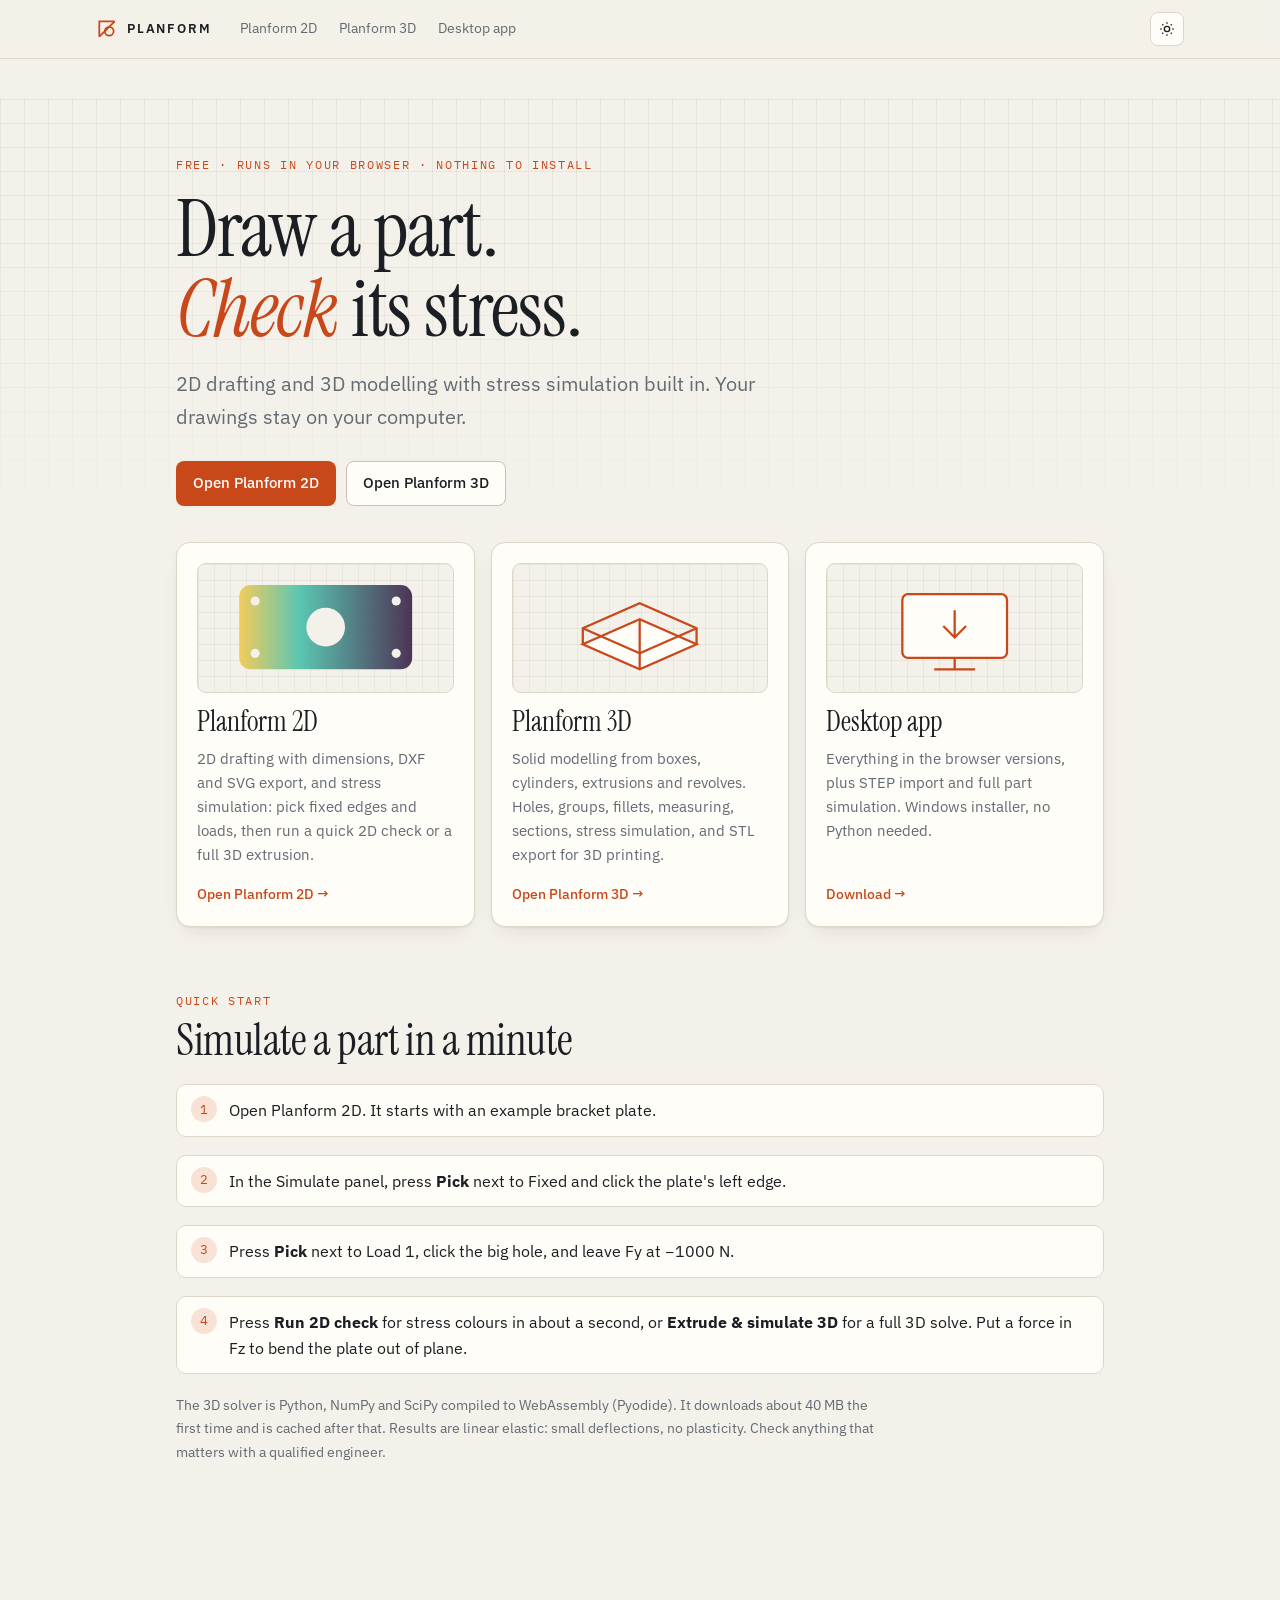
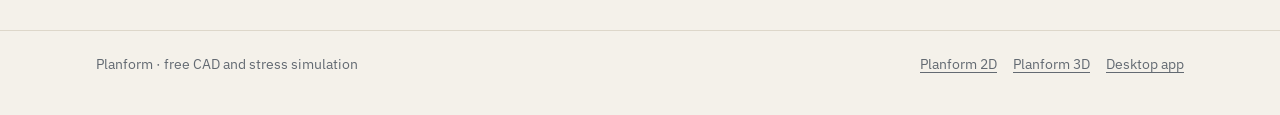
<file: index.html>
<!doctype html>
<meta charset="utf-8">
<meta name="viewport" content="width=device-width, initial-scale=1">
<title>Planform</title>
<meta name="description" content="Planform: free 2D and 3D CAD with built-in stress simulation, in your browser or as a desktop app.">
<link rel="preconnect" href="https://fonts.googleapis.com">
<link rel="preconnect" href="https://fonts.gstatic.com" crossorigin>
<link rel="stylesheet" href="https://fonts.googleapis.com/css2?family=IBM+Plex+Mono:wght@400;500&family=IBM+Plex+Sans:wght@400;500;600&family=Instrument+Serif:ital@0;1&display=swap">
<link rel="stylesheet" href="site.css">
<script src="site.js"></script>
<header class="topbar"><div class="in">
  <a class="brand" href="index.html"><svg viewBox="0 0 20 20" fill="none" stroke="currentColor" stroke-width="1.6"><path d="M3 17V3h14"/><path d="M3 17l14-14"/><circle cx="12" cy="12" r="4"/></svg>Planform</a>
  <nav aria-label="Site">
    <a href="planform-cad.html">Planform 2D</a>
    <a href="planform-3d.html">Planform 3D</a>
    <a href="https://github.com/SpeakMechanical/planform-cad/releases">Desktop app</a>
  </nav>
  <button class="theme-btn" type="button" aria-label="Switch between light and dark theme"><svg viewBox="0 0 24 24" fill="none" stroke="currentColor" stroke-width="2"><circle cx="12" cy="12" r="4"/><path d="M12 2v2M12 20v2M4.9 4.9l1.4 1.4M17.7 17.7l1.4 1.4M2 12h2M20 12h2M4.9 19.1l1.4-1.4M17.7 6.3l1.4-1.4"/></svg></button>
</div></header>
<main>
  <div class="hero">
    <div class="eyebrow">Free · runs in your browser · nothing to install</div>
    <h1>Draw a part.<br><em>Check</em> its stress.</h1>
    <p class="lede">2D drafting and 3D modelling with stress simulation built in. Your drawings stay on your computer.</p>
    <div class="actions">
      <a class="btn primary" href="planform-cad.html">Open Planform 2D</a>
      <a class="btn ghost" href="planform-3d.html">Open Planform 3D</a>
    </div>
  </div>

  <div class="apps">
    <a class="app" href="planform-cad.html">
      <div class="pic"><svg viewBox="0 0 160 90"><defs><linearGradient id="g" x1="0" x2="1"><stop offset="0" stop-color="#f4c542"/><stop offset=".35" stop-color="#3fbfa8"/><stop offset="1" stop-color="#30123b"/></linearGradient></defs><rect x="4" y="8" width="152" height="74" rx="10" fill="url(#g)" opacity=".85"/><circle cx="80" cy="45" r="17" style="fill:var(--bg)"/><circle cx="18" cy="22" r="4" style="fill:var(--bg)"/><circle cx="18" cy="68" r="4" style="fill:var(--bg)"/><circle cx="142" cy="22" r="4" style="fill:var(--bg)"/><circle cx="142" cy="68" r="4" style="fill:var(--bg)"/></svg></div>
      <h3>Planform 2D</h3>
      <p>2D drafting with dimensions, DXF and SVG export, and stress simulation: pick fixed edges and loads, then run a quick 2D check or a full 3D extrusion.</p>
      <span class="go">Open Planform 2D</span>
    </a>
    <a class="app" href="planform-3d.html">
      <div class="pic"><svg viewBox="0 0 160 90" fill="none" stroke="var(--accent)" stroke-width="2"><path d="M30 60l50-22 50 22-50 22z" style="fill:var(--surface)"/><path d="M30 60v-14l50-22 50 22v14M80 38v44"/><path d="M30 46l50 22 50-22"/></svg></div>
      <h3>Planform 3D</h3>
      <p>Solid modelling from boxes, cylinders, extrusions and revolves. Holes, groups, fillets, measuring, sections, stress simulation, and STL export for 3D printing.</p>
      <span class="go">Open Planform 3D</span>
    </a>
    <a class="app" href="https://github.com/SpeakMechanical/planform-cad/releases">
      <div class="pic"><svg viewBox="0 0 160 90" fill="none" stroke="var(--accent)" stroke-width="2"><rect x="34" y="16" width="92" height="56" rx="5" style="fill:var(--surface)"/><path d="M62 82h36M80 72v10M80 30v24M70 44l10 10 10-10"/></svg></div>
      <h3>Desktop app</h3>
      <p>Everything in the browser versions, plus STEP import and full part simulation. Windows installer, no Python needed.</p>
      <span class="go">Download</span>
    </a>
  </div>

  <div class="section-title">
    <div class="eyebrow">Quick start</div>
    <h2>Simulate a part in a minute</h2>
  </div>
  <ol class="steps">
    <li>Open Planform 2D. It starts with an example bracket plate.</li>
    <li>In the Simulate panel, press <b>Pick</b> next to Fixed and click the plate's left edge.</li>
    <li>Press <b>Pick</b> next to Load 1, click the big hole, and leave Fy at −1000 N.</li>
    <li>Press <b>Run 2D check</b> for stress colours in about a second, or <b>Extrude &amp; simulate 3D</b> for a full 3D solve. Put a force in Fz to bend the plate out of plane.</li>
  </ol>
  <p class="note">The 3D solver is Python, NumPy and SciPy compiled to WebAssembly (Pyodide). It downloads about 40 MB the first time and is cached after that. Results are linear elastic: small deflections, no plasticity. Check anything that matters with a qualified engineer.</p>
</main>
<footer class="site"><div class="in">
  <span>Planform · free CAD and stress simulation</span>
  <div class="links"><a href="planform-cad.html">Planform 2D</a><a href="planform-3d.html">Planform 3D</a><a href="https://github.com/SpeakMechanical/planform-cad/releases">Desktop app</a></div>
</div></footer>
</file>
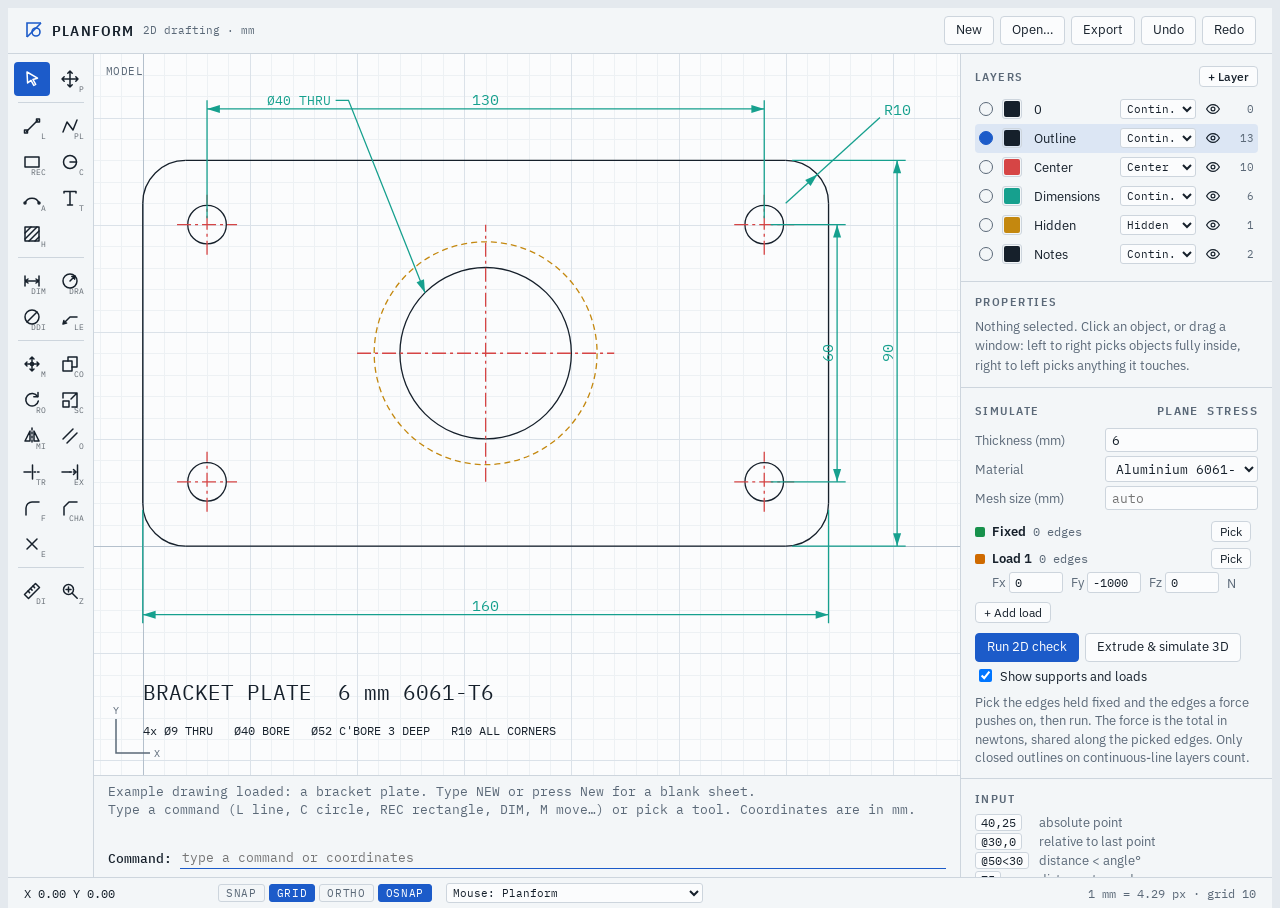
<file: planform-cad.html>
<meta charset="utf-8">
<title>Planform CAD</title>
<link rel="preconnect" href="https://fonts.googleapis.com">
<link rel="preconnect" href="https://fonts.gstatic.com" crossorigin>
<link rel="stylesheet" href="https://fonts.googleapis.com/css2?family=IBM+Plex+Mono:wght@400;500&family=IBM+Plex+Sans+Condensed:wght@500;600&family=IBM+Plex+Sans:wght@400;500;600&display=swap">
<style>
/* Layout: classic CAD workspace. Tool rail left, model space centre, layer/property palette right, command line under the drawing, status bar along the bottom. */
:root{
  --chrome:#e4e9ee; --panel:#f3f6f8; --paper:#fbfcfd; --ink:#16202b; --muted:#5b6978; --rule:#cdd5dd;
  --grid-minor:#edf1f4; --grid-major:#dbe2e9; --axis:#b4c0cc; --crosshair:#7c8b9a;
  --accent:#1c5bc9; --accent-ink:#ffffff; --accent-soft:#1c5bc91a; --snap:#cf6a00; --win:#1c5bc9; --cross:#17914c; --err:#b3261e;
  --f-ui:"IBM Plex Sans",system-ui,-apple-system,"Segoe UI",sans-serif;
  --f-mono:"IBM Plex Mono",ui-monospace,Consolas,"Courier New",monospace;
  --f-display:"IBM Plex Sans Condensed","IBM Plex Sans","Arial Narrow",sans-serif;
}
@media (prefers-color-scheme: dark){:root:not([data-theme="light"]){
  --chrome:#0e1318; --panel:#131a21; --paper:#0a0f14; --ink:#d6dfe7; --muted:#8696a6; --rule:#233140;
  --grid-minor:#111920; --grid-major:#1a2530; --axis:#2d3c4b; --crosshair:#5f7083;
  --accent:#5c9cff; --accent-ink:#04101f; --accent-soft:#5c9cff22; --snap:#ffab3d; --win:#5c9cff; --cross:#45c486; --err:#ff8a80;
  color-scheme:dark}}
:root[data-theme="dark"]{
  --chrome:#0e1318; --panel:#131a21; --paper:#0a0f14; --ink:#d6dfe7; --muted:#8696a6; --rule:#233140;
  --grid-minor:#111920; --grid-major:#1a2530; --axis:#2d3c4b; --crosshair:#5f7083;
  --accent:#5c9cff; --accent-ink:#04101f; --accent-soft:#5c9cff22; --snap:#ffab3d; --win:#5c9cff; --cross:#45c486; --err:#ff8a80;
  color-scheme:dark}

[hidden]{display:none!important}
html,body{height:100%}
body{background:var(--chrome);color:var(--ink);font-family:var(--f-ui);overflow:hidden}
button,input,select,textarea{font:inherit;color:inherit}
button{cursor:pointer}
:focus-visible{outline:2px solid var(--accent);outline-offset:1px}

#app{height:100%;display:grid;
  grid-template-columns:86px minmax(0,1fr) 312px;
  grid-template-rows:auto minmax(0,1fr) auto auto;
  grid-template-areas:"top top top" "tools stage side" "tools cmd side" "status status status"}

/* top bar */
.top{grid-area:top;display:flex;align-items:center;gap:16px;padding:8px 16px;border-bottom:1px solid var(--rule);background:var(--panel)}
.brand{font-family:var(--f-display);font-weight:600;font-size:15px;letter-spacing:.08em;text-transform:uppercase;display:flex;align-items:center;gap:8px;white-space:nowrap}
.brand small{font-family:var(--f-mono);font-weight:400;font-size:11px;letter-spacing:0;color:var(--muted);text-transform:none}
.brand svg{width:20px;height:20px;color:var(--accent)}
.filebar{display:flex;gap:6px;margin-left:auto;flex-wrap:wrap}
.btn{display:inline-flex;align-items:center;gap:6px;padding:5px 11px;border:1px solid var(--rule);background:var(--paper);border-radius:4px;font-size:13px;line-height:1.3;cursor:pointer}
.btn:hover{border-color:var(--muted)}
.btn.primary{background:var(--accent);border-color:var(--accent);color:var(--accent-ink)}
.narrow-only{display:none}

/* tool rail */
.tools{grid-area:tools;display:grid;grid-template-columns:repeat(2,36px);justify-content:center;align-content:start;gap:2px;padding:8px 0;border-right:1px solid var(--rule);background:var(--panel);overflow-y:auto}
.tools .tsep{grid-column:1/-1;width:auto;margin:4px 4px}
.tool{width:36px;height:34px;display:grid;place-items:center;border:1px solid transparent;border-radius:4px;background:none;position:relative}
.tool svg{width:20px;height:20px;fill:none;stroke:currentColor;stroke-width:1.5;stroke-linecap:round;stroke-linejoin:round}
.tool:hover{background:var(--accent-soft)}
.tool[aria-pressed="true"]{background:var(--accent);color:var(--accent-ink)}
.tool .k{position:absolute;right:2px;bottom:1px;font-family:var(--f-mono);font-size:8px;letter-spacing:.02em;opacity:.65}
.tsep{width:28px;height:1px;background:var(--rule);margin:5px 0;flex:none}

/* model space */
.stage{grid-area:stage;position:relative;min-width:0;min-height:0;overflow:hidden;background:var(--paper)}
#cv{position:absolute;inset:0;width:100%;height:100%;touch-action:none;display:block}
.tag{position:absolute;left:12px;top:10px;font-family:var(--f-mono);font-size:11px;color:var(--muted);pointer-events:none;letter-spacing:.04em}

/* command line */
.cmd{grid-area:cmd;border-top:1px solid var(--rule);background:var(--panel);font-family:var(--f-mono);font-size:12.5px;min-width:0}
#hist{height:58px;overflow-y:auto;padding:6px 14px 2px;color:var(--muted);line-height:1.45}
#hist div{white-space:pre-wrap;word-break:break-word}
#hist .echo{color:var(--ink)}
#hist .err{color:var(--err)}
#hist .ok{color:var(--cross)}
.cmdline{display:flex;align-items:center;gap:8px;padding:4px 14px 8px}
#prompt{white-space:nowrap;overflow:hidden;text-overflow:ellipsis;max-width:70%;color:var(--ink);font-weight:500}
#cin{flex:1;min-width:60px;border:none;border-bottom:1px solid var(--rule);background:transparent;padding:3px 2px;outline:none;font-family:var(--f-mono)}
#cin:focus{border-bottom-color:var(--accent)}

/* side palette */
.side{grid-area:side;border-left:1px solid var(--rule);background:var(--panel);overflow-y:auto;display:flex;flex-direction:column}
.sect{padding:12px 14px;border-bottom:1px solid var(--rule)}
.sect h2{margin:0 0 8px;font-family:var(--f-display);font-size:12px;font-weight:600;letter-spacing:.12em;text-transform:uppercase;color:var(--muted);display:flex;align-items:center;justify-content:space-between}
.sect h2 button{font-family:var(--f-ui);letter-spacing:0;text-transform:none;font-size:12px;font-weight:500;border:1px solid var(--rule);background:var(--paper);border-radius:4px;padding:2px 8px;color:var(--ink)}
.layer{display:grid;grid-template-columns:18px 22px minmax(0,1fr) 76px 24px 24px;align-items:center;gap:5px;padding:3px 4px;border-radius:4px}
.layer.cur{background:var(--accent-soft)}
.lcur{width:14px;height:14px;border-radius:50%;border:1.5px solid var(--muted);background:none;padding:0}
.lcur[aria-pressed="true"]{background:var(--accent);border-color:var(--accent)}
.layer input[type=color]{width:20px;height:20px;padding:0;border:1px solid var(--rule);border-radius:3px;background:none;cursor:pointer}
.layer input[type=color]::-webkit-color-swatch-wrapper{padding:1px}
.layer input[type=color]::-webkit-color-swatch{border:none;border-radius:2px}
.lname{min-width:0;border:1px solid transparent;background:transparent;padding:2px 4px;border-radius:3px;font-size:13px}
.lname:hover,.lname:focus{border-color:var(--rule);background:var(--paper)}
.layer select{font-family:var(--f-mono);font-size:11px;border:1px solid var(--rule);background:var(--paper);border-radius:3px;padding:1px 2px;min-width:0}
.lvis{width:24px;height:22px;display:grid;place-items:center;border:none;background:none;padding:0;color:var(--ink)}
.lvis svg{width:16px;height:16px;fill:none;stroke:currentColor;stroke-width:1.5}
.lvis[aria-pressed="false"]{color:var(--muted);opacity:.55}
.lcount{font-family:var(--f-mono);font-size:11px;color:var(--muted);text-align:right;font-variant-numeric:tabular-nums}

.props{display:flex;flex-direction:column;gap:4px}
.prop{display:grid;grid-template-columns:minmax(0,1fr) minmax(0,1.25fr);align-items:center;gap:8px;font-size:13px}
.prop>span{color:var(--muted)}
.prop input,.prop select{width:100%;min-width:0;border:1px solid var(--rule);background:var(--paper);border-radius:3px;padding:3px 6px;font-family:var(--f-mono);font-size:12.5px;font-variant-numeric:tabular-nums}
.prop input[type=checkbox]{width:auto;justify-self:start}
.prop output{font-family:var(--f-mono);font-size:12.5px;font-variant-numeric:tabular-nums;padding:3px 0}
.empty{margin:0;color:var(--muted);font-size:13px;line-height:1.5}
.keys{margin:0;padding:0;list-style:none;display:grid;grid-template-columns:auto 1fr;gap:3px 10px;font-size:12.5px;color:var(--muted)}
.keys kbd{font-family:var(--f-mono);font-size:11.5px;color:var(--ink);background:var(--paper);border:1px solid var(--rule);border-radius:3px;padding:0 5px;justify-self:start}

/* status bar */
.status{grid-area:status;display:flex;align-items:center;gap:14px;padding:5px 16px;border-top:1px solid var(--rule);background:var(--panel);font-family:var(--f-mono);font-size:12px;flex-wrap:wrap}
#coords{font-variant-numeric:tabular-nums;min-width:15em}
.toggles{display:flex;gap:4px}
.tg{border:1px solid var(--rule);background:transparent;border-radius:3px;padding:1px 7px;font-family:var(--f-mono);font-size:11px;letter-spacing:.06em;color:var(--muted)}
.tg[aria-pressed="true"]{color:var(--accent-ink);background:var(--accent);border-color:var(--accent)}
.status .sp{margin-left:auto;color:var(--muted);font-variant-numeric:tabular-nums}

/* export sheet */
.modal{position:fixed;inset:0;background:#0008;display:grid;place-items:center;padding:16px;z-index:10}
.sheet{background:var(--panel);border:1px solid var(--rule);border-radius:6px;width:min(720px,100%);max-height:100%;display:flex;flex-direction:column;gap:10px;padding:16px}
.mhead{display:flex;align-items:center;justify-content:space-between;gap:12px}
.mhead h2{margin:0;font-family:var(--f-display);font-size:16px;font-weight:600;letter-spacing:.06em;text-transform:uppercase}
.tabs{display:flex;gap:4px}
.tabs button{border:1px solid var(--rule);background:var(--paper);border-radius:4px;padding:4px 12px;font-family:var(--f-mono);font-size:12px}
.tabs button[aria-selected="true"]{background:var(--accent);border-color:var(--accent);color:var(--accent-ink)}
.hint{margin:0;font-size:13px;color:var(--muted);line-height:1.5}
#mText{width:100%;height:min(46vh,380px);resize:vertical;border:1px solid var(--rule);background:var(--paper);border-radius:4px;padding:8px;font-family:var(--f-mono);font-size:11.5px;line-height:1.4}
.mfoot{display:flex;align-items:center;gap:12px;flex-wrap:wrap}
#mMsg{font-size:13px;color:var(--muted)}

@media (max-width:760px){
  #app{grid-template-columns:minmax(0,1fr);grid-template-rows:auto auto minmax(0,1fr) auto auto;
    grid-template-areas:"top" "tools" "stage" "cmd" "status"}
  .top{padding:8px 12px;gap:10px}
  .brand small{display:none}
  .narrow-only{display:inline-flex}
  .tools{display:flex;flex-direction:row;overflow-x:auto;overflow-y:hidden;padding:4px 8px;border-right:none;border-bottom:1px solid var(--rule)}
  .tool{flex:none}
  .tools .tsep{width:1px;height:24px;margin:0 4px;flex:none}
  .side{position:fixed;right:0;top:0;bottom:0;width:min(320px,90vw);z-index:5;transform:translateX(105%);transition:transform .2s ease;box-shadow:-8px 0 24px #0003;padding-top:env(safe-area-inset-top,0px)}
  .side.open{transform:none}
  #hist{height:40px}
  #coords{min-width:0}
  .status{gap:8px;padding:5px 12px}
}
@media (prefers-reduced-motion:reduce){.side{transition:none}}

/* status-bar select, right-click menu */
.status select{font-family:var(--f-mono);font-size:11px;border:1px solid var(--rule);background:var(--paper);border-radius:3px;padding:1px 2px}
.ctx{position:absolute;z-index:6;min-width:180px;background:var(--panel);border:1px solid var(--rule);border-radius:6px;box-shadow:0 6px 20px #0003;padding:4px;display:flex;flex-direction:column}
.ctx button{display:flex;justify-content:space-between;gap:18px;text-align:left;border:none;background:none;padding:5px 10px;border-radius:4px;font-size:13px}
.ctx button:hover,.ctx button:focus-visible{background:var(--accent-soft)}
.ctx kbd{font-family:var(--f-mono);font-size:11px;color:var(--muted)}
.ctx hr{border:none;border-top:1px solid var(--rule);margin:3px 2px;width:auto}

/* simulate panel */
.srow{display:grid;grid-template-columns:10px auto minmax(0,1fr) auto auto;align-items:center;gap:7px;font-size:13px;padding:3px 0}
.srow b{font-weight:600}
.sdot{width:10px;height:10px;border-radius:2px}
.sdot.fix{background:var(--cross)}
.sdot.load{background:var(--snap)}
.scount{color:var(--muted);font-family:var(--f-mono);font-size:11.5px}
.srow button,.slink{font-size:12px;border:1px solid var(--rule);background:var(--paper);border-radius:4px;padding:2px 8px}
.srow button[aria-pressed="true"]{background:var(--accent);border-color:var(--accent);color:var(--accent-ink)}
.slink{margin-top:4px}
.sforce{display:flex;gap:8px;align-items:center;padding:0 0 5px 17px;font-size:12.5px;color:var(--muted)}
.sforce input{width:54px;min-width:0;border:1px solid var(--rule);background:var(--paper);border-radius:3px;padding:2px 5px;font-family:var(--f-mono);font-size:12px;color:var(--ink)}
.sbtns{display:flex;gap:6px;flex-wrap:wrap;margin-top:10px}
.sout{margin-top:10px;display:flex;flex-direction:column;gap:3px}
.sout h3{margin:6px 0 2px;font-family:var(--f-display);font-size:11.5px;font-weight:600;letter-spacing:.1em;text-transform:uppercase;color:var(--muted)}
.sout .good{color:var(--cross)}
.sout .bad{color:var(--err)}
.schk{display:flex;gap:14px;flex-wrap:wrap;font-size:12.5px;margin-top:4px}
.schk label{display:flex;gap:5px;align-items:center}
.smsg{margin:8px 0 0;font-size:12.5px;line-height:1.45;color:var(--muted)}
.smsg.err{color:var(--err)}
.smsg code{font-family:var(--f-mono);font-size:11.5px;background:var(--paper);border:1px solid var(--rule);border-radius:3px;padding:1px 4px;word-break:break-all}
</style>

<div id="app">
  <header class="top">
    <div class="brand">
      <svg viewBox="0 0 20 20" fill="none" stroke="currentColor" stroke-width="1.6"><path d="M3 17V3h14"/><path d="M3 17l14-14"/><circle cx="12" cy="12" r="4"/></svg>
      Planform <small>2D drafting · mm</small>
    </div>
    <div class="filebar">
      <button class="btn" id="bNew" title="Start a blank drawing (Undo restores)">New</button>
      <label class="btn" for="fOpen">Open…</label>
      <input type="file" id="fOpen" accept=".json,.dxf,application/json" hidden>
      <button class="btn" id="bExport">Export</button>
      <button class="btn" id="bPrint" hidden title="Print or save as PDF at 1:1 scale">Print</button>
      <button class="btn" id="bUndo" title="Undo (Ctrl+Z)">Undo</button>
      <button class="btn" id="bRedo" title="Redo (Ctrl+Y)">Redo</button>
      <button class="btn narrow-only" id="bPanel">Layers</button>
    </div>
  </header>

  <nav class="tools" id="tools" aria-label="Drawing tools"></nav>

  <main class="stage" id="stage">
    <canvas id="cv" aria-label="Drawing area"></canvas>
    <div class="tag" id="tag">MODEL</div>
    <div class="ctx" id="ctx" role="menu" hidden></div>
  </main>

  <section class="cmd" aria-label="Command line">
    <div id="hist" aria-live="polite"></div>
    <div class="cmdline"><label id="prompt" for="cin">Command:</label><input id="cin" autocomplete="off" spellcheck="false" placeholder="type a command or coordinates"></div>
  </section>

  <aside class="side" id="side">
    <div class="sect">
      <h2>Layers <button id="bAddLayer">+ Layer</button></h2>
      <div id="layers"></div>
    </div>
    <div class="sect">
      <h2>Properties</h2>
      <div id="props" class="props"></div>
    </div>
    <div class="sect" id="simSect">
      <h2>Simulate <span class="scount">plane stress</span></h2>
      <div id="sim"></div>
    </div>
    <div class="sect">
      <h2>Input</h2>
      <ul class="keys">
        <li><kbd>40,25</kbd></li><li>absolute point</li>
        <li><kbd>@30,0</kbd></li><li>relative to last point</li>
        <li><kbd>@50&lt;30</kbd></li><li>distance &lt; angle°</li>
        <li><kbd>75</kbd></li><li>distance toward cursor</li>
        <li><kbd>Enter</kbd></li><li>finish / repeat last</li>
        <li><kbd>Esc</kbd></li><li>cancel</li>
        <li><kbd id="kMouseK">Wheel</kbd></li><li id="kMouseV">zoom · middle-drag pans</li>
      </ul>
    </div>
  </aside>

  <footer class="status">
    <span id="coords">X 0.00  Y 0.00</span>
    <span class="toggles">
      <button class="tg" data-mode="snap" title="Snap to grid (F9)">SNAP</button>
      <button class="tg" data-mode="grid" title="Grid display (F7)">GRID</button>
      <button class="tg" data-mode="ortho" title="Orthogonal (F8)">ORTHO</button>
      <button class="tg" data-mode="osnap" title="Object snap (F3)">OSNAP</button>
    </span>
    <select id="mouseSel" aria-label="Mouse controls" title="Mouse controls. SolidWorks: wheel toward you zooms in, Shift+middle-drag zooms, right-click opens a menu.">
      <option value="planform">Mouse: Planform</option>
      <option value="solidworks">Mouse: SolidWorks</option>
      <option value="solidworks-rev">Mouse: SolidWorks, wheel reversed</option>
    </select>
    <span class="sp" id="zoomLbl"></span>
  </footer>
</div>

<div class="modal" id="modal" hidden>
  <div class="sheet" role="dialog" aria-modal="true" aria-labelledby="mTitle">
    <div class="mhead"><h2 id="mTitle">Export drawing</h2><button class="btn" id="mClose">Close</button></div>
    <div class="tabs" role="tablist">
      <button role="tab" data-fmt="dxf" aria-selected="true">DXF</button>
      <button role="tab" data-fmt="svg" aria-selected="false">SVG</button>
      <button role="tab" data-fmt="json" aria-selected="false">JSON</button>
    </div>
    <p class="hint" id="mHint"></p>
    <textarea id="mText" readonly spellcheck="false" aria-label="Exported file contents"></textarea>
    <div class="mfoot"><button class="btn primary" id="mCopy">Copy to clipboard</button><button class="btn" id="mDown" hidden>Download file</button><span id="mMsg"></span></div>
  </div>
</div>

<script>
(() => {
'use strict';
const $ = s => document.querySelector(s);
const TAU = Math.PI * 2, D2R = Math.PI / 180;
const cv = $('#cv'), ctx = cv.getContext('2d');
const cin = $('#cin');
const FONT = '"IBM Plex Mono", ui-monospace, Consolas, monospace';
const KEY = 'planform-cad-v1';

/* ---------- state ---------- */
let W = 0, H = 0, DPR = 1;
const view = { cx: 80, cy: 30, s: 3 };
let ents = [], nextId = 1;
let layers = [], curLayer = 2;
const sel = new Set();
const modes = { snap: false, grid: true, ortho: false, osnap: true };
let curStep = 10;
let textH = 3.5, offD = 5;
const DIM_H = 3.5, DIM_AR = 3;
let cmd = null, lastCmd = null, idleTool = 'SELECT';
let hover = { raw: { x: 0, y: 0 }, p: { x: 0, y: 0 }, snap: null, sx: -1, sy: -1, inside: false, id: null };
const undoStack = [], redoStack = [];
let T = {};
// mouse preset, shared with Planform 3D: 'planform' | 'solidworks' | 'solidworks-rev'
const MOUSE_KEY = 'planform-mouse';
let mouse = (() => { try { return localStorage.getItem(MOUSE_KEY) || 'planform'; } catch (_) { return 'planform'; } })();
const swMouse = () => mouse !== 'planform';
// simulation setup; edges are {id, i}: entity id and segment index (polylines)
const SIM_KEY = KEY + '-sim';
let sim = { t: 6, mat: 'aluminium', h: null, fixed: [], loads: [{ edges: [], fx: 0, fy: -1000, fz: 0 }] };
let simPick = null, simHover = null, simRes = null, simMsg = null, sim3D = null, simShown = '2d';
const simView = { show: true, deformed: true, bcs: true };

function defaultLayers() {
  return [
    { id: 1, name: '0', color: 'ink', vis: true, lt: 'cont' },
    { id: 2, name: 'Outline', color: 'ink', vis: true, lt: 'cont' },
    { id: 3, name: 'Center', color: '#d64545', vis: true, lt: 'center' },
    { id: 4, name: 'Dimensions', color: '#16a08e', vis: true, lt: 'cont' },
    { id: 5, name: 'Hidden', color: '#c4880f', vis: true, lt: 'hidden' },
    { id: 6, name: 'Notes', color: 'ink', vis: true, lt: 'cont' },
  ];
}

/* ---------- math ---------- */
const P = (x, y) => ({ x, y });
const dist = (a, b) => Math.hypot(a.x - b.x, a.y - b.y);
const mid = (a, b) => P((a.x + b.x) / 2, (a.y + b.y) / 2);
const normA = a => { a %= TAU; return a < 0 ? a + TAU : a; };
const angIn = (a, a0, a1) => normA(a - a0) <= normA(a1 - a0) + 1e-9;
const fmt = n => { const v = Math.round(n * 100) / 100; return String(Object.is(v, -0) ? 0 : v); };
const isNum = s => /^-?\d*\.?\d+(e-?\d+)?$/i.test(s.trim());
const esc = s => String(s).replace(/[&<>"]/g, c => ({ '&': '&amp;', '<': '&lt;', '>': '&gt;', '"': '&quot;' }[c]));
function segDist(p, a, b) {
  const dx = b.x - a.x, dy = b.y - a.y, L2 = dx * dx + dy * dy;
  let t = L2 ? ((p.x - a.x) * dx + (p.y - a.y) * dy) / L2 : 0;
  t = Math.max(0, Math.min(1, t));
  return Math.hypot(p.x - a.x - t * dx, p.y - a.y - t * dy);
}
function circle3(a, b, c) {
  const d = 2 * (a.x * (b.y - c.y) + b.x * (c.y - a.y) + c.x * (a.y - b.y));
  if (Math.abs(d) < 1e-9) return null;
  const A = a.x * a.x + a.y * a.y, B = b.x * b.x + b.y * b.y, C = c.x * c.x + c.y * c.y;
  const x = (A * (b.y - c.y) + B * (c.y - a.y) + C * (a.y - b.y)) / d;
  const y = (A * (c.x - b.x) + B * (a.x - c.x) + C * (b.x - a.x)) / d;
  return { c: P(x, y), r: Math.hypot(a.x - x, a.y - y) };
}
function arcFrom3(p1, p2, p3) {
  const k = circle3(p1, p2, p3); if (!k) return null;
  const A1 = Math.atan2(p1.y - k.c.y, p1.x - k.c.x), A2 = Math.atan2(p2.y - k.c.y, p2.x - k.c.x), A3 = Math.atan2(p3.y - k.c.y, p3.x - k.c.x);
  return angIn(A2, A1, A3) ? { t: 'arc', c: k.c, r: k.r, a0: normA(A1), a1: normA(A3) } : { t: 'arc', c: k.c, r: k.r, a0: normA(A3), a1: normA(A1) };
}
function segSeg(a, b, c, d) {
  const r = P(b.x - a.x, b.y - a.y), s = P(d.x - c.x, d.y - c.y), den = r.x * s.y - r.y * s.x;
  if (Math.abs(den) < 1e-12) return null;
  const t = ((c.x - a.x) * s.y - (c.y - a.y) * s.x) / den, u = ((c.x - a.x) * r.y - (c.y - a.y) * r.x) / den;
  return (t >= -1e-9 && t <= 1 + 1e-9 && u >= -1e-9 && u <= 1 + 1e-9) ? P(a.x + t * r.x, a.y + t * r.y) : null;
}
function lineLine(a, u, b, v) { // infinite lines
  const den = u.x * v.y - u.y * v.x; if (Math.abs(den) < 1e-12) return null;
  const t = ((b.x - a.x) * v.y - (b.y - a.y) * v.x) / den;
  return P(a.x + t * u.x, a.y + t * u.y);
}
function segCircle(a, b, k) {
  const dx = b.x - a.x, dy = b.y - a.y, fx = a.x - k.c.x, fy = a.y - k.c.y;
  const A = dx * dx + dy * dy, B = 2 * (fx * dx + fy * dy), C = fx * fx + fy * fy - k.r * k.r, D = B * B - 4 * A * C;
  if (D < 0 || !A) return [];
  const out = [];
  for (const t of [(-B - Math.sqrt(D)) / (2 * A), (-B + Math.sqrt(D)) / (2 * A)]) {
    if (t < -1e-9 || t > 1 + 1e-9) continue;
    const p = P(a.x + t * dx, a.y + t * dy);
    if (k.t === 'arc' && !angIn(Math.atan2(p.y - k.c.y, p.x - k.c.x), k.a0, k.a1)) continue;
    out.push(p);
  }
  return out;
}

/* ---------- entity geometry ---------- */
const byId = id => ents.find(e => e.id === id);
const layerOf = e => layers.find(l => l.id === e.layer) || layers[0];
const visible = e => layerOf(e).vis;
function segsOf(e) {
  if (e.t === 'line') return [[e.a, e.b]];
  if (e.t === 'poly') { const s = []; for (let i = 0; i < e.pts.length - 1; i++) s.push([e.pts[i], e.pts[i + 1]]); if (e.closed && e.pts.length > 2) s.push([e.pts[e.pts.length - 1], e.pts[0]]); return s; }
  return [];
}
const arcPt = (e, a) => P(e.c.x + e.r * Math.cos(a), e.c.y + e.r * Math.sin(a));
function textBox(e) {
  const w = Math.max(1, e.s.length) * 0.6 * e.h, c = Math.cos(e.rot || 0), s = Math.sin(e.rot || 0);
  return [[0, -0.2 * e.h], [w, -0.2 * e.h], [w, e.h], [0, e.h]].map(([x, y]) => P(e.p.x + x * c - y * s, e.p.y + x * s + y * c));
}
function dimGeom(e) {
  const dx = e.b.x - e.a.x, dy = e.b.y - e.a.y, L = Math.hypot(dx, dy) || 1e-9;
  const u = P(dx / L, dy / L), n = P(-u.y, u.x), sg = e.d >= 0 ? 1 : -1;
  const off = (p, k) => P(p.x + n.x * k, p.y + n.y * k);
  const p1 = off(e.a, e.d), p2 = off(e.b, e.d);
  let ang = Math.atan2(u.y, u.x);
  if (ang > Math.PI / 2 + 1e-6) ang -= Math.PI; else if (ang <= -Math.PI / 2 + 1e-6) ang += Math.PI;
  const up = P(-Math.sin(ang), Math.cos(ang)), m = mid(p1, p2);
  return { u, n, L, p1, p2, ang, e1: [off(e.a, sg * 1.5), off(p1, sg * 2)], e2: [off(e.b, sg * 1.5), off(p2, sg * 2)],
    tp: P(m.x + up.x * 0.9, m.y + up.y * 0.9), label: fmt(L) };
}
function bbox(e) {
  let pts;
  switch (e.t) {
    case 'line': pts = [e.a, e.b]; break;
    case 'poly': pts = e.pts; break;
    case 'circle': pts = [P(e.c.x - e.r, e.c.y - e.r), P(e.c.x + e.r, e.c.y + e.r)]; break;
    case 'arc': pts = [arcPt(e, e.a0), arcPt(e, e.a1)]; for (let k = 0; k < 4; k++) if (angIn(k * Math.PI / 2, e.a0, e.a1)) pts.push(arcPt(e, k * Math.PI / 2)); break;
    case 'dim': { const g = dimGeom(e); pts = [e.a, e.b, g.p1, g.p2, g.tp]; break; }
    case 'text': pts = textBox(e); break;
    case 'hatch': pts = e.loops.flat(); break;
    case 'rdim': { const g = rdimGeom(e); pts = [g.s, g.q, e.p, ...g.tb]; break; }
    case 'leader': { const g = leaderGeom(e); pts = [e.pts[0], e.pts[1], g.land, ...g.tb]; break; }
  }
  const b = { x0: Infinity, y0: Infinity, x1: -Infinity, y1: -Infinity };
  for (const p of pts) { b.x0 = Math.min(b.x0, p.x); b.y0 = Math.min(b.y0, p.y); b.x1 = Math.max(b.x1, p.x); b.y1 = Math.max(b.y1, p.y); }
  return b;
}
function hitDist(e, p) {
  switch (e.t) {
    case 'line': case 'poly': return Math.min(...segsOf(e).map(([a, b]) => segDist(p, a, b)));
    case 'circle': return Math.abs(dist(p, e.c) - e.r);
    case 'arc': return angIn(Math.atan2(p.y - e.c.y, p.x - e.c.x), e.a0, e.a1) ? Math.abs(dist(p, e.c) - e.r) : Math.min(dist(p, arcPt(e, e.a0)), dist(p, arcPt(e, e.a1)));
    case 'dim': { const g = dimGeom(e); return Math.min(segDist(p, g.p1, g.p2), segDist(p, ...g.e1), segDist(p, ...g.e2), dist(p, g.tp) - DIM_H); }
    case 'text': {
      const c = Math.cos(-(e.rot || 0)), s = Math.sin(-(e.rot || 0)), x = (p.x - e.p.x) * c - (p.y - e.p.y) * s, y = (p.x - e.p.x) * s + (p.y - e.p.y) * c;
      const w = e.s.length * 0.6 * e.h;
      return (x >= 0 && x <= w && y >= -0.2 * e.h && y <= e.h) ? 0 : dist(p, e.p);
    }
    case 'hatch': { const inside = e.loops.reduce((c, L) => c ^ pointInPoly(p, L), false); return inside ? 6.5 / view.s : 3 / view.s + Math.min(...e.loops.map(L => Math.min(...L.map((a, i) => segDist(p, a, L[(i + 1) % L.length]))))); }
    case 'rdim': { const g = rdimGeom(e); return Math.min(segDist(p, g.s, g.end), pointInPoly(p, g.tb) ? 0 : Infinity); }
    case 'leader': { const g = leaderGeom(e); return Math.min(segDist(p, e.pts[0], e.pts[1]), segDist(p, e.pts[1], g.land), pointInPoly(p, g.tb) ? 0 : Infinity); }
  }
  return Infinity;
}
function snapPts(e) {
  const o = [];
  switch (e.t) {
    case 'line': o.push({ p: e.a, k: 'end' }, { p: e.b, k: 'end' }, { p: mid(e.a, e.b), k: 'mid' }); break;
    case 'poly': e.pts.forEach(p => o.push({ p, k: 'end' })); segsOf(e).forEach(([a, b]) => o.push({ p: mid(a, b), k: 'mid' })); break;
    case 'circle': o.push({ p: e.c, k: 'cen' }); for (let k = 0; k < 4; k++) o.push({ p: arcPt(e, k * Math.PI / 2), k: 'quad' }); break;
    case 'arc': o.push({ p: e.c, k: 'cen' }, { p: arcPt(e, e.a0), k: 'end' }, { p: arcPt(e, e.a1), k: 'end' }, { p: arcPt(e, e.a0 + normA(e.a1 - e.a0) / 2), k: 'mid' });
      for (let k = 0; k < 4; k++) if (angIn(k * Math.PI / 2, e.a0, e.a1)) o.push({ p: arcPt(e, k * Math.PI / 2), k: 'quad' }); break;
    case 'dim': { const g = dimGeom(e); o.push({ p: g.p1, k: 'end' }, { p: g.p2, k: 'end' }); break; }
    case 'text': o.push({ p: e.p, k: 'ins' }); break;
    case 'leader': o.push({ p: e.pts[0], k: 'end' }); break;
  }
  return o;
}
// map an entity through a point transform f, adding rotation `rot` and scale `k`
function mapEnt(e, f, rot = 0, k = 1) {
  const n = JSON.parse(JSON.stringify(e));
  switch (n.t) {
    case 'line': n.a = f(e.a); n.b = f(e.b); break;
    case 'poly': n.pts = e.pts.map(f); break;
    case 'circle': n.c = f(e.c); n.r = e.r * k; break;
    case 'arc': n.c = f(e.c); n.r = e.r * k; n.a0 = normA(e.a0 + rot); n.a1 = normA(e.a1 + rot); break;
    case 'dim': n.a = f(e.a); n.b = f(e.b); n.d = e.d * k; break;
    case 'text': n.p = f(e.p); n.h = e.h * k; n.rot = (e.rot || 0) + rot; break;
    case 'hatch': n.loops = e.loops.map(L => L.map(f)); n.sp = e.sp * k; n.ang = e.ang + rot; break;
    case 'rdim': n.c = f(e.c); n.p = f(e.p); n.r = e.r * k; break;
    case 'leader': n.pts = e.pts.map(f); n.h = e.h * k; break;
  }
  return n;
}
// reflect an entity across the line through c at angle phi (MIRROR); text stays readable
function mirrorEnt(e, c, phi) {
  const cs = Math.cos(2 * phi), sn = Math.sin(2 * phi);
  const f = p => { const x = p.x - c.x, y = p.y - c.y; return P(c.x + x * cs + y * sn, c.y + x * sn - y * cs); };
  const n = mapEnt(e, f);
  if (n.t === 'arc') { const a0 = normA(2 * phi - e.a1), a1 = normA(2 * phi - e.a0); n.a0 = a0; n.a1 = a1; }
  if (n.t === 'dim') n.d = -e.d;
  if (n.t === 'hatch') n.ang = 2 * phi - e.ang;
  if (n.t === 'text') { const w = e.s.length * 0.6 * e.h, end = f(P(e.p.x + w * Math.cos(e.rot || 0), e.p.y + w * Math.sin(e.rot || 0))); if (end.x < n.p.x) n.p = end; }
  return n;
}
const fMove = (dx, dy) => p => P(p.x + dx, p.y + dy);
const fRot = (c, a) => p => { const x = p.x - c.x, y = p.y - c.y; return P(c.x + x * Math.cos(a) - y * Math.sin(a), c.y + x * Math.sin(a) + y * Math.cos(a)); };
const fScale = (c, k) => p => P(c.x + (p.x - c.x) * k, c.y + (p.y - c.y) * k);
function polyArea(pts) { let a = 0; for (let i = 0; i < pts.length; i++) { const p = pts[i], q = pts[(i + 1) % pts.length]; a += p.x * q.y - q.x * p.y; } return a / 2; }
function offsetEnt(e, p, d) {
  if (e.t === 'line') {
    const L = dist(e.a, e.b) || 1, n = P(-(e.b.y - e.a.y) / L, (e.b.x - e.a.x) / L);
    const s = Math.sign((p.x - e.a.x) * n.x + (p.y - e.a.y) * n.y) || 1;
    return { t: 'line', a: P(e.a.x + n.x * d * s, e.a.y + n.y * d * s), b: P(e.b.x + n.x * d * s, e.b.y + n.y * d * s) };
  }
  if (e.t === 'circle' || e.t === 'arc') {
    const r = e.r + (dist(p, e.c) > e.r ? d : -d);
    return r > 1e-6 ? { ...JSON.parse(JSON.stringify(e)), r } : null;
  }
  if (e.t === 'poly') {
    const segs = segsOf(e); let bi = 0, bd = Infinity;
    segs.forEach(([a, b], i) => { const q = segDist(p, a, b); if (q < bd) { bd = q; bi = i; } });
    const [a0, b0] = segs[bi], cr = (b0.x - a0.x) * (p.y - a0.y) - (b0.y - a0.y) * (p.x - a0.x), s = cr >= 0 ? 1 : -1;
    const off = segs.map(([a, b]) => { const L = dist(a, b) || 1, u = P((b.x - a.x) / L, (b.y - a.y) / L), n = P(-u.y, u.x); return { a: P(a.x + n.x * d * s, a.y + n.y * d * s), b: P(b.x + n.x * d * s, b.y + n.y * d * s), u }; });
    const pts = [], m = off.length;
    if (e.closed) {
      for (let i = 0; i < m; i++) { const A = off[(i - 1 + m) % m], B = off[i]; pts.push(lineLine(A.a, A.u, B.a, B.u) || B.a); }
    } else {
      pts.push(off[0].a);
      for (let i = 1; i < m; i++) pts.push(lineLine(off[i - 1].a, off[i - 1].u, off[i].a, off[i].u) || off[i].a);
      pts.push(off[m - 1].b);
    }
    return { t: 'poly', pts, closed: e.closed };
  }
  return null;
}

/* ---------- annotation geometry ---------- */
function pointInPoly(p, L) {
  let c = false;
  for (let i = 0, j = L.length - 1; i < L.length; j = i++) { const a = L[i], b = L[j]; if ((a.y > p.y) !== (b.y > p.y) && p.x < (b.x - a.x) * (p.y - a.y) / (b.y - a.y) + a.x) c = !c; }
  return c;
}
function textRect(tp, w, h, align) { const x0 = align === 'right' ? tp.x - w : tp.x; return [P(x0, tp.y - 0.2 * h), P(x0 + w, tp.y - 0.2 * h), P(x0 + w, tp.y + h), P(x0, tp.y + h)]; }
function rdimGeom(e) {
  const d = dist(e.p, e.c), u = d > 1e-9 ? P((e.p.x - e.c.x) / d, (e.p.y - e.c.y) / d) : P(1, 0);
  const q = P(e.c.x + u.x * e.r, e.c.y + u.y * e.r), q2 = P(e.c.x - u.x * e.r, e.c.y - u.y * e.r);
  const s = e.dia ? q2 : e.c, end = d > e.r ? e.p : q;
  const label = (e.dia ? 'Ø' : 'R') + fmt(e.dia ? 2 * e.r : e.r), right = u.x >= 0, align = right ? 'left' : 'right';
  const tp = P(end.x + (right ? 1 : -1), end.y + 0.6);
  return { u, q, q2, s, end, label, tp, align, tb: textRect(tp, label.length * 0.6 * DIM_H, DIM_H, align) };
}
function leaderGeom(e) {
  const [a, b] = e.pts, right = b.x >= a.x, land = P(b.x + (right ? 3 : -3), b.y), align = right ? 'left' : 'right';
  const tp = P(land.x + (right ? 1 : -1), land.y - e.h * 0.35);
  return { land, tp, align, tb: textRect(tp, Math.max(1, e.s.length) * 0.6 * e.h, e.h, align) };
}
function hatchSegs(e) {
  const c = Math.cos(e.ang), s = Math.sin(e.ang);
  const R = p => P(p.x * c + p.y * s, -p.x * s + p.y * c), Ri = p => P(p.x * c - p.y * s, p.x * s + p.y * c);
  const loops = e.loops.map(L => L.map(R)); let y0 = Infinity, y1 = -Infinity;
  for (const L of loops) for (const p of L) { y0 = Math.min(y0, p.y); y1 = Math.max(y1, p.y); }
  const out = []; if (!(e.sp > 0) || (y1 - y0) / e.sp > 5000) return out;
  for (let y = Math.ceil(y0 / e.sp) * e.sp; y <= y1; y += e.sp) {
    const xs = [];
    for (const L of loops) for (let i = 0; i < L.length; i++) { const a = L[i], b = L[(i + 1) % L.length]; if ((a.y > y) !== (b.y > y)) xs.push(a.x + (y - a.y) * (b.x - a.x) / (b.y - a.y)); }
    xs.sort((m, n) => m - n);
    for (let k = 0; k + 1 < xs.length; k += 2) out.push([Ri(P(xs[k], y)), Ri(P(xs[k + 1], y))]);
  }
  return out;
}
// closed boundaries from closed polylines, circles, and chains of lines/arcs that meet end to end
function closedLoops(keep = visible) {
  const loops = [], open = [];
  const arcPts = (e, a0, sw) => { const n = Math.max(8, Math.ceil(sw / (TAU / 96))); return Array.from({ length: n + 1 }, (_, i) => arcPt(e, a0 + sw * i / n)); };
  for (const e of ents) {
    if (!keep(e)) continue;
    if (e.t === 'line') open.push([e.a, e.b]);
    else if (e.t === 'arc') open.push(arcPts(e, e.a0, normA(e.a1 - e.a0) || TAU));
    else if (e.t === 'poly') (e.closed ? loops : open).push(e.pts.slice());
    else if (e.t === 'circle') loops.push(arcPts(e, 0, TAU).slice(0, -1));
  }
  const eq = (p, q) => Math.abs(p.x - q.x) < 1e-3 && Math.abs(p.y - q.y) < 1e-3;
  while (open.length) {
    let ch = open.shift().slice(), grew = true;
    while (grew && !(ch.length > 2 && eq(ch[0], ch[ch.length - 1]))) {
      grew = false;
      for (let i = 0; i < open.length; i++) {
        const s = open[i], end = ch[ch.length - 1];
        if (eq(end, s[0])) ch = ch.concat(s.slice(1));
        else if (eq(end, s[s.length - 1])) ch = ch.concat(s.slice(0, -1).reverse());
        else if (eq(ch[0], s[s.length - 1])) ch = s.slice(0, -1).concat(ch);
        else if (eq(ch[0], s[0])) ch = s.slice(1).reverse().concat(ch);
        else continue;
        open.splice(i, 1); grew = true; break;
      }
    }
    if (ch.length > 3 && eq(ch[0], ch[ch.length - 1])) { ch.pop(); loops.push(ch); }
  }
  return loops;
}
function hatchAt(p) {
  const L = closedLoops().map(pts => ({ pts, a: Math.abs(polyArea(pts)) })).filter(l => l.a > 1e-9);
  const cont = L.filter(l => pointInPoly(p, l.pts)).sort((a, b) => a.a - b.a);
  if (!cont.length) return null;
  const outer = cont[0];
  const islands = L.filter(l => l !== outer && l.a < outer.a && pointInPoly(l.pts[0], outer.pts) && !pointInPoly(p, l.pts));
  return [outer.pts, ...islands.map(l => l.pts)].map(pts => pts.map(q => P(q.x, q.y)));
}

/* ---------- modify: trim, extend, fillet, chamfer ---------- */
const isCurve = x => x.t === 'circle' || x.t === 'arc';
function curvesOf(e) {
  if (e.t === 'line' || e.t === 'poly') return segsOf(e).map(([a, b]) => ({ t: 'seg', a, b }));
  if (isCurve(e)) return [e];
  return [];
}
function circCirc(A, B) {
  const d = dist(A.c, B.c); if (d < 1e-12 || d > A.r + B.r + 1e-9 || d < Math.abs(A.r - B.r) - 1e-9) return [];
  const a = (A.r * A.r - B.r * B.r + d * d) / (2 * d), h = Math.sqrt(Math.max(0, A.r * A.r - a * a));
  const m = P(A.c.x + (B.c.x - A.c.x) * a / d, A.c.y + (B.c.y - A.c.y) * a / d), ox = -(B.c.y - A.c.y) / d * h, oy = (B.c.x - A.c.x) / d * h;
  return [P(m.x + ox, m.y + oy), P(m.x - ox, m.y - oy)].filter(p => [A, B].every(k => k.t !== 'arc' || angIn(Math.atan2(p.y - k.c.y, p.x - k.c.x), k.a0, k.a1)));
}
function intersect(A, B) {
  if (!isCurve(A) && !isCurve(B)) { const p = segSeg(A.a, A.b, B.a, B.b); return p ? [p] : []; }
  if (!isCurve(A)) return segCircle(A.a, A.b, B);
  if (!isCurve(B)) return segCircle(B.a, B.b, A);
  return circCirc(A, B);
}
function cutPoints(curve, excludeIds) {
  const pts = [];
  for (const o of ents) { if (excludeIds.has(o.id) || !visible(o)) continue; for (const c of curvesOf(o)) pts.push(...intersect(curve, c)); }
  return pts;
}
function trimAt(raw) {
  const e = pickAt(raw); if (!e) return;
  if (!['line', 'poly', 'circle', 'arc'].includes(e.t)) return log('Trim works on lines, polylines, circles and arcs.', 'err');
  pushUndo();
  let target = e, exclude = new Set([e.id]);
  if (e.t === 'poly') { // explode, then trim the picked segment
    ents = ents.filter(o => o.id !== e.id);
    const made = segsOf(e).map(([a, b]) => addEnt({ t: 'line', a: P(a.x, a.y), b: P(b.x, b.y) }, e.layer));
    target = made.reduce((b, l) => segDist(raw, l.a, l.b) < segDist(raw, b.a, b.b) ? l : b);
    exclude = new Set([target.id]);
  }
  const L = target, remove = () => { ents = ents.filter(o => o.id !== L.id); };
  if (L.t === 'line') {
    const dx = L.b.x - L.a.x, dy = L.b.y - L.a.y, L2 = dx * dx + dy * dy, par = p => ((p.x - L.a.x) * dx + (p.y - L.a.y) * dy) / L2;
    const ts = cutPoints({ t: 'seg', a: L.a, b: L.b }, exclude).map(par).filter(t => t > 1e-6 && t < 1 - 1e-6).sort((a, b) => a - b);
    const t0 = Math.max(0, Math.min(1, par(raw)));
    const lo = ts.filter(t => t < t0).pop() ?? 0, hi = ts.find(t => t > t0) ?? 1, at = t => P(L.a.x + dx * t, L.a.y + dy * t);
    remove();
    if (lo > 1e-9) addEnt({ t: 'line', a: L.a, b: at(lo) }, L.layer);
    if (hi < 1 - 1e-9) addEnt({ t: 'line', a: at(hi), b: L.b }, L.layer);
  } else {
    const full = { t: 'circle', c: L.c, r: L.r }, A = p => normA(Math.atan2(p.y - L.c.y, p.x - L.c.x)), a = A(raw);
    let angs = cutPoints(full, exclude).map(A);
    if (L.t === 'circle') {
      angs = angs.filter((x, i) => angs.findIndex(y => Math.abs(normA(x - y + 1e-9) - 1e-9) < 1e-7) === i);
      if (angs.length < 2) { restore(undoStack.pop()); return log('A circle needs at least two crossing objects to trim.', 'err'); }
      const offs = angs.map(x => ({ x, o: normA(x - a) })).sort((m, n) => m.o - n.o);
      const next = offs[0].x, prev = offs[offs.length - 1].x;
      remove(); addEnt({ t: 'arc', c: L.c, r: L.r, a0: next, a1: prev }, L.layer);
    } else {
      const sw = normA(L.a1 - L.a0), s0 = Math.min(sw, normA(a - L.a0));
      const ss = angs.map(x => normA(x - L.a0)).filter(s => s > 1e-6 && s < sw - 1e-6).sort((m, n) => m - n);
      const lo = ss.filter(s => s < s0).pop() ?? 0, hi = ss.find(s => s > s0) ?? sw;
      remove();
      if (lo > 1e-9) addEnt({ t: 'arc', c: L.c, r: L.r, a0: L.a0, a1: normA(L.a0 + lo) }, L.layer);
      if (hi < sw - 1e-9) addEnt({ t: 'arc', c: L.c, r: L.r, a0: normA(L.a0 + hi), a1: L.a1 }, L.layer);
    }
  }
  refreshUI();
}
function extendAt(raw) {
  const e = pickAt(raw); if (!e) return;
  if (e.t !== 'line') return log('Extend works on lines.', 'err');
  const atB = dist(raw, e.b) < dist(raw, e.a), end = atB ? e.b : e.a, from = atB ? e.a : e.b, L = dist(from, end) || 1;
  const u = P((end.x - from.x) / L, (end.y - from.y) / L);
  const ray = { t: 'seg', a: P(end.x + u.x * 1e-6, end.y + u.y * 1e-6), b: P(end.x + u.x * 1e6, end.y + u.y * 1e6) };
  const hits = cutPoints(ray, new Set([e.id])).sort((p, q) => dist(p, end) - dist(q, end));
  if (!hits.length) return log('Nothing to extend to in that direction.', 'err');
  pushUndo(); if (atB) e.b = hits[0]; else e.a = hits[0];
  log(`Extended by ${fmt(dist(hits[0], end))}.`); refreshUI();
}
let filletR = 5, chamD = 5, hatchSp = 3;
function cornerOp(e1, p1, e2, p2, r, chamfer) {
  const dir = e => { const L = dist(e.a, e.b) || 1; return P((e.b.x - e.a.x) / L, (e.b.y - e.a.y) / L); };
  const u1 = dir(e1), u2 = dir(e2), C0 = lineLine(e1.a, u1, e2.a, u2);
  if (!C0) return log('The lines are parallel, so they have no corner.', 'err');
  const side = (u, p) => ((p.x - C0.x) * u.x + (p.y - C0.y) * u.y) >= 0 ? u : P(-u.x, -u.y);
  const v1 = side(u1, p1), v2 = side(u2, p2), ang = Math.acos(Math.max(-1, Math.min(1, v1.x * v2.x + v1.y * v2.y)));
  if (ang < 1e-6 || ang > Math.PI - 1e-6) return log('Those lines do not form a corner.', 'err');
  const d = chamfer ? r : r / Math.tan(ang / 2);
  const T1 = P(C0.x + v1.x * d, C0.y + v1.y * d), T2 = P(C0.x + v2.x * d, C0.y + v2.y * d);
  const far = (e, v) => ((e.a.x - C0.x) * v.x + (e.a.y - C0.y) * v.y) > ((e.b.x - C0.x) * v.x + (e.b.y - C0.y) * v.y) ? e.a : e.b;
  pushUndo();
  const f1 = far(e1, v1), f2 = far(e2, v2);
  e1.a = f1; e1.b = T1; e2.a = f2; e2.b = T2;
  if (r > 0 && chamfer) addEnt({ t: 'line', a: T1, b: T2 }, e1.layer);
  if (r > 0 && !chamfer) {
    const bl = Math.hypot(v1.x + v2.x, v1.y + v2.y), bis = P((v1.x + v2.x) / bl, (v1.y + v2.y) / bl), k = r / Math.sin(ang / 2);
    const C = P(C0.x + bis.x * k, C0.y + bis.y * k), A1 = normA(Math.atan2(T1.y - C.y, T1.x - C.x)), A2 = normA(Math.atan2(T2.y - C.y, T2.x - C.x));
    const [a0, a1] = normA(A2 - A1) <= Math.PI ? [A1, A2] : [A2, A1];
    addEnt({ t: 'arc', c: C, r, a0, a1 }, e1.layer);
  }
  log(`${chamfer ? 'Chamfer' : 'Fillet'} ${fmt(r)} applied.`);
  refreshUI();
}

/* ---------- grips (drag points of selected objects) ---------- */
function gripsOf(e) {
  const G = (p, set) => ({ p, set }), ang = q => normA(Math.atan2(q.y - e.c.y, q.x - e.c.x)), rad = q => { const r = dist(q, e.c); if (r > 1e-6) e.r = r; };
  switch (e.t) {
    case 'line': return [G(e.a, q => e.a = q), G(e.b, q => e.b = q), G(mid(e.a, e.b), q => { const m = mid(e.a, e.b), dx = q.x - m.x, dy = q.y - m.y; e.a = P(e.a.x + dx, e.a.y + dy); e.b = P(e.b.x + dx, e.b.y + dy); })];
    case 'poly': return e.pts.map((p, i) => G(p, q => e.pts[i] = q));
    case 'circle': return [G(e.c, q => e.c = q), ...[0, 1, 2, 3].map(k => G(arcPt(e, k * Math.PI / 2), rad))];
    case 'arc': return [G(e.c, q => e.c = q), G(arcPt(e, e.a0), q => e.a0 = ang(q)), G(arcPt(e, e.a1), q => e.a1 = ang(q)), G(arcPt(e, e.a0 + normA(e.a1 - e.a0) / 2), rad)];
    case 'text': return [G(e.p, q => e.p = q)];
    case 'dim': { const g = dimGeom(e); return [G(e.a, q => e.a = q), G(e.b, q => e.b = q), G(mid(g.p1, g.p2), q => { const L = dist(e.a, e.b) || 1, n = P(-(e.b.y - e.a.y) / L, (e.b.x - e.a.x) / L); e.d = (q.x - e.a.x) * n.x + (q.y - e.a.y) * n.y; })]; }
    case 'rdim': return [G(e.p, q => e.p = q)];
    case 'leader': return e.pts.map((p, i) => G(p, q => e.pts[i] = q));
  }
  return [];
}
function gripHit(sx, sy) {
  for (const id of sel) { const e = byId(id); if (!e || !visible(e)) continue; const gs = gripsOf(e); for (let i = 0; i < gs.length; i++) { const s = ws(gs[i].p); if (Math.abs(s.x - sx) <= 6 && Math.abs(s.y - sy) <= 6) return { id, i }; } }
  return null;
}

/* ---------- document ops ---------- */
function addEnt(e, layer = curLayer) { e.id = nextId++; e.layer = layer; ents.push(e); return e; }
const snapshot = () => JSON.stringify({ ents, layers, curLayer, nextId });
function pushUndo() { undoStack.push(snapshot()); if (undoStack.length > 200) undoStack.shift(); redoStack.length = 0; simStale(); }
function restore(s) { const o = JSON.parse(s); ents = o.ents; layers = o.layers; curLayer = o.curLayer; nextId = o.nextId; sel.clear(); simStale(); }
function undo() { if (!undoStack.length) return log('Nothing to undo.'); redoStack.push(snapshot()); restore(undoStack.pop()); log('Undo.'); refreshUI(); }
function redo() { if (!redoStack.length) return log('Nothing to redo.'); undoStack.push(snapshot()); restore(redoStack.pop()); log('Redo.'); refreshUI(); }
function eraseSel() { if (!sel.size) return; pushUndo(); const n = sel.size; ents = ents.filter(e => !sel.has(e.id)); sel.clear(); log(`Erased ${n} object${n > 1 ? 's' : ''}.`); refreshUI(); }

/* ---------- view ---------- */
const ws = p => P((p.x - view.cx) * view.s + W / 2, H / 2 - (p.y - view.cy) * view.s);
const sw = (x, y) => P((x - W / 2) / view.s + view.cx, (H / 2 - y) / view.s + view.cy);
function zoomAt(sx, sy, f) {
  const before = sw(sx, sy);
  view.s = Math.min(2000, Math.max(0.005, view.s * f));
  const after = sw(sx, sy);
  view.cx += before.x - after.x; view.cy += before.y - after.y;
  updZoom(); requestRender();
}
function zoomExt() {
  let b = null;
  for (const e of ents) if (visible(e)) { const q = bbox(e); b = b ? { x0: Math.min(b.x0, q.x0), y0: Math.min(b.y0, q.y0), x1: Math.max(b.x1, q.x1), y1: Math.max(b.y1, q.y1) } : q; }
  if (!b) { view.cx = 50; view.cy = 30; view.s = 4; }
  else {
    const w = Math.max(b.x1 - b.x0, 1), h = Math.max(b.y1 - b.y0, 1);
    view.s = Math.max(0.005, Math.min(2000, Math.min((W - 80) / w, (H - 80) / h)));
    view.cx = (b.x0 + b.x1) / 2; view.cy = (b.y0 + b.y1) / 2;
  }
  updZoom(); requestRender();
}
function updZoom() { $('#zoomLbl').textContent = `1 mm = ${view.s < 10 ? view.s.toFixed(2) : view.s.toFixed(0)} px · grid ${fmt(curStep)}`; }

/* ---------- theme ---------- */
function readTheme() {
  const cs = getComputedStyle(document.documentElement), g = n => cs.getPropertyValue('--' + n).trim();
  T = { paper: g('paper'), ink: g('ink'), muted: g('muted'), minor: g('grid-minor'), major: g('grid-major'), axis: g('axis'), cross: g('crosshair'),
    accent: g('accent'), snap: g('snap'), win: g('win'), crossing: g('cross') };
  requestRender();
}
const layerColor = l => l.color === 'ink' ? T.ink : l.color;

/* ---------- rendering ---------- */
let rq = false;
function requestRender() { if (!rq) { rq = true; requestAnimationFrame(render); } }
function dashFor(lt) { return lt === 'center' ? [14, 4, 3, 4] : lt === 'hidden' ? [6, 4] : []; }
function niceStep(raw) { const e = Math.pow(10, Math.floor(Math.log10(raw))), m = raw / e; return (m <= 1 ? 1 : m <= 2 ? 2 : m <= 5 ? 5 : 10) * e; }

function textWorld(str, p, h, ang, align) {
  const px = h * view.s; if (px < 1.5) return;
  const s = ws(p); ctx.save(); ctx.translate(s.x, s.y); ctx.rotate(-ang);
  ctx.font = `${px}px ${FONT}`; ctx.textAlign = align || 'left'; ctx.textBaseline = 'alphabetic';
  ctx.fillText(str, 0, 0); ctx.restore();
}
function arrowWorld(tip, dx, dy) {
  const b = P(tip.x + dx * DIM_AR, tip.y + dy * DIM_AR), w = DIM_AR / 3.2, n = P(-dy * w, dx * w);
  const a = ws(tip), c = ws(P(b.x + n.x, b.y + n.y)), d = ws(P(b.x - n.x, b.y - n.y));
  ctx.beginPath(); ctx.moveTo(a.x, a.y); ctx.lineTo(c.x, c.y); ctx.lineTo(d.x, d.y); ctx.closePath(); ctx.fill();
}
function pathEnt(e) {
  const mv = p => { const s = ws(p); ctx.moveTo(s.x, s.y); }, ln = p => { const s = ws(p); ctx.lineTo(s.x, s.y); };
  ctx.beginPath();
  switch (e.t) {
    case 'line': mv(e.a); ln(e.b); ctx.stroke(); break;
    case 'poly': e.pts.forEach((p, i) => i ? ln(p) : mv(p)); if (e.closed) ctx.closePath(); ctx.stroke(); break;
    case 'circle': { const c = ws(e.c); ctx.arc(c.x, c.y, e.r * view.s, 0, TAU); ctx.stroke(); break; }
    case 'arc': { const c = ws(e.c); ctx.arc(c.x, c.y, e.r * view.s, -e.a0, -e.a1, true); ctx.stroke(); break; }
    case 'dim': {
      const g = dimGeom(e); ctx.setLineDash([]);
      mv(g.e1[0]); ln(g.e1[1]); mv(g.e2[0]); ln(g.e2[1]); mv(g.p1); ln(g.p2); ctx.stroke();
      arrowWorld(g.p1, g.u.x, g.u.y); arrowWorld(g.p2, -g.u.x, -g.u.y);
      textWorld(g.label, g.tp, DIM_H, g.ang, 'center'); break;
    }
    case 'text': textWorld(e.s, e.p, e.h, e.rot || 0); break;
    case 'hatch': { ctx.setLineDash([]); const w = ctx.lineWidth; ctx.lineWidth = Math.min(w, 1); for (const [a, b] of hatchSegs(e)) { mv(a); ln(b); } ctx.stroke(); ctx.lineWidth = w; break; }
    case 'rdim': {
      const g = rdimGeom(e); ctx.setLineDash([]); mv(g.s); ln(g.end); ctx.stroke();
      arrowWorld(g.q, -g.u.x, -g.u.y); if (e.dia) arrowWorld(g.q2, g.u.x, g.u.y);
      textWorld(g.label, g.tp, DIM_H, 0, g.align); break;
    }
    case 'leader': {
      const g = leaderGeom(e), [a, b] = e.pts, L = dist(a, b) || 1; ctx.setLineDash([]);
      mv(a); ln(b); ln(g.land); ctx.stroke(); arrowWorld(a, (b.x - a.x) / L, (b.y - a.y) / L);
      textWorld(e.s, g.tp, e.h, 0, g.align); break;
    }
  }
}
function drawEnt(e, color, width, lt) {
  ctx.strokeStyle = color; ctx.fillStyle = color; ctx.lineWidth = width;
  ctx.setLineDash(dashFor(lt)); pathEnt(e); ctx.setLineDash([]);
}

function render() {
  rq = false;
  ctx.setTransform(DPR, 0, 0, DPR, 0, 0);
  ctx.fillStyle = T.paper; ctx.fillRect(0, 0, W, H);
  // grid
  curStep = niceStep(12 / view.s);
  const tl = sw(0, 0), br = sw(W, H);
  if (modes.grid) {
    const major = curStep * 5;
    for (const [step, col] of [[curStep, T.minor], [major, T.major]]) {
      ctx.strokeStyle = col; ctx.lineWidth = 1; ctx.beginPath();
      for (let x = Math.floor(tl.x / step) * step; x <= br.x; x += step) { const sx = Math.round(ws(P(x, 0)).x) + 0.5; ctx.moveTo(sx, 0); ctx.lineTo(sx, H); }
      for (let y = Math.floor(br.y / step) * step; y <= tl.y; y += step) { const sy = Math.round(ws(P(0, y)).y) + 0.5; ctx.moveTo(0, sy); ctx.lineTo(W, sy); }
      ctx.stroke();
    }
  }
  const o = ws(P(0, 0)); ctx.strokeStyle = T.axis; ctx.lineWidth = 1; ctx.beginPath();
  ctx.moveTo(Math.round(o.x) + .5, 0); ctx.lineTo(Math.round(o.x) + .5, H); ctx.moveTo(0, Math.round(o.y) + .5); ctx.lineTo(W, Math.round(o.y) + .5); ctx.stroke();

  drawSimResult();
  // entities
  for (const e of ents) {
    const l = layerOf(e); if (!l.vis) continue;
    const s = sel.has(e.id), h = hover.id === e.id || (cmd && cmd.target === e.id);
    drawEnt(e, s ? T.accent : layerColor(l), s || h ? 2.2 : 1.3, l.lt);
  }
  drawSimBCs();
  // grips
  ctx.fillStyle = T.accent;
  if (!cmd) for (const id of sel) { const e = byId(id); if (!e || !visible(e)) continue; for (const g of gripsOf(e)) { const s = ws(g.p); ctx.fillRect(s.x - 3.5, s.y - 3.5, 7, 7); } }

  drawPreview();

  // window selection
  if (drag.win) {
    const a = ws(drag.win.a), b = ws(drag.win.b), crossing = b.x < a.x, col = crossing ? T.crossing : T.win;
    ctx.fillStyle = col; ctx.globalAlpha = .1; ctx.fillRect(a.x, a.y, b.x - a.x, b.y - a.y); ctx.globalAlpha = 1;
    ctx.strokeStyle = col; ctx.lineWidth = 1; ctx.setLineDash(crossing ? [5, 4] : []); ctx.strokeRect(a.x + .5, a.y + .5, b.x - a.x, b.y - a.y); ctx.setLineDash([]);
  }

  drawSimLegend();
  // UCS icon
  ctx.strokeStyle = T.muted; ctx.fillStyle = T.muted; ctx.lineWidth = 1.5;
  const ux = 22, uy = H - 22; ctx.beginPath(); ctx.moveTo(ux, uy - 34); ctx.lineTo(ux, uy); ctx.lineTo(ux + 34, uy); ctx.stroke();
  ctx.font = `10px ${FONT}`; ctx.textAlign = 'left'; ctx.fillText('X', ux + 38, uy + 4); ctx.fillText('Y', ux - 3, uy - 39);

  // crosshair + snap marker
  if (hover.inside && drag.ptype !== 'touch') {
    const s = ws(hover.p);
    ctx.strokeStyle = T.cross; ctx.lineWidth = 1; ctx.globalAlpha = .55; ctx.beginPath();
    ctx.moveTo(0, Math.round(s.y) + .5); ctx.lineTo(W, Math.round(s.y) + .5); ctx.moveTo(Math.round(s.x) + .5, 0); ctx.lineTo(Math.round(s.x) + .5, H); ctx.stroke(); ctx.globalAlpha = 1;
    if (wantsPick()) { ctx.strokeStyle = T.ink; ctx.strokeRect(Math.round(s.x) - 4.5, Math.round(s.y) - 4.5, 9, 9); }
  }
  if (hover.snap && (cmd && !cmd.picking || drag.grip || drag.ptype === 'touch')) drawSnapMark(hover.snap);
}

function drawSnapMark(sn) {
  const s = ws(sn.p), r = 7; ctx.strokeStyle = T.snap; ctx.lineWidth = 2; ctx.beginPath();
  switch (sn.k) {
    case 'end': ctx.rect(s.x - r, s.y - r, 2 * r, 2 * r); break;
    case 'mid': ctx.moveTo(s.x, s.y - r); ctx.lineTo(s.x + r, s.y + r * .8); ctx.lineTo(s.x - r, s.y + r * .8); ctx.closePath(); break;
    case 'cen': ctx.arc(s.x, s.y, r, 0, TAU); break;
    case 'quad': ctx.moveTo(s.x, s.y - r); ctx.lineTo(s.x + r, s.y); ctx.lineTo(s.x, s.y + r); ctx.lineTo(s.x - r, s.y); ctx.closePath(); break;
    case 'int': ctx.moveTo(s.x - r, s.y - r); ctx.lineTo(s.x + r, s.y + r); ctx.moveTo(s.x + r, s.y - r); ctx.lineTo(s.x - r, s.y + r); break;
    case 'ins': ctx.rect(s.x - r, s.y - r, 2 * r, 2 * r); ctx.moveTo(s.x - r, s.y); ctx.lineTo(s.x + r, s.y); break;
  }
  ctx.stroke();
  const names = { end: 'Endpoint', mid: 'Midpoint', cen: 'Center', quad: 'Quadrant', int: 'Intersection', ins: 'Insertion' };
  tipLabel(names[sn.k], s.x + 12, s.y + 22, T.snap);
}
function tipLabel(txt, x, y, col) {
  ctx.font = `11px ${FONT}`; const w = ctx.measureText(txt).width + 10;
  x = Math.min(x, W - w - 4);
  ctx.fillStyle = T.paper; ctx.globalAlpha = .92; ctx.fillRect(x, y - 13, w, 18); ctx.globalAlpha = 1;
  ctx.strokeStyle = col; ctx.lineWidth = 1; ctx.strokeRect(x + .5, y - 12.5, w - 1, 17);
  ctx.fillStyle = col; ctx.textAlign = 'left'; ctx.fillText(txt, x + 5, y);
}

function drawPreview() {
  if (!cmd) return;
  const c = cmd, p = hover.p, l = layers.find(x => x.id === curLayer) || layers[0], col = layerColor(l);
  const ghost = e => drawEnt(e, col, 1.3, l.lt);
  const rubber = (a, b) => { ctx.strokeStyle = T.muted; ctx.lineWidth = 1; ctx.setLineDash([4, 4]); ctx.beginPath(); const s = ws(a), t = ws(b); ctx.moveTo(s.x, s.y); ctx.lineTo(t.x, t.y); ctx.stroke(); ctx.setLineDash([]); };
  const selGhost = f => { for (const id of sel) { const e = byId(id); if (e && visible(e)) drawEnt(f(e), T.muted, 1.2, layerOf(e).lt); } };
  let readout = null;
  if (c.picking) return;
  switch (c.name) {
    case 'LINE': if (c.pts.length) { const a = c.pts[c.pts.length - 1]; ghost({ t: 'line', a, b: p }); readout = [a, p]; } break;
    case 'PLINE': if (c.pts.length) { ghost({ t: 'poly', pts: [...c.pts, p], closed: false }); readout = [c.pts[c.pts.length - 1], p]; } break;
    case 'RECT': if (c.pts.length) { const a = c.pts[0]; ghost({ t: 'poly', pts: [a, P(p.x, a.y), p, P(a.x, p.y)], closed: true }); readout = `${fmt(Math.abs(p.x - a.x))} × ${fmt(Math.abs(p.y - a.y))}`; } break;
    case 'CIRCLE': if (c.pts.length) { const a = c.pts[0]; rubber(a, p); ghost({ t: 'circle', c: a, r: dist(a, p) }); readout = `R ${fmt(dist(a, p))}  Ø ${fmt(2 * dist(a, p))}`; } break;
    case 'ARC':
      if (c.pts.length === 1) rubber(c.pts[0], p);
      if (c.pts.length === 2) { const a = arcFrom3(c.pts[0], c.pts[1], p); if (a) { ghost(a); readout = `R ${fmt(a.r)}`; } else rubber(c.pts[0], p); }
      break;
    case 'DIM':
      if (c.pts.length === 1) rubber(c.pts[0], p);
      if (c.pts.length === 2) { const d = dimFromCursor(c.pts[0], c.pts[1], p); if (d) drawEnt(d, layerColor(dimLayer()), 1.3, 'cont'); }
      break;
    case 'TEXT': if (c.pts.length) { const s = ws(c.pts[0]); ctx.strokeStyle = T.accent; ctx.lineWidth = 1.5; ctx.beginPath(); ctx.moveTo(s.x, s.y); ctx.lineTo(s.x, s.y - Math.max(8, textH * view.s)); ctx.stroke(); } break;
    case 'MOVE': case 'COPY': if (c.base) { rubber(c.base, p); selGhost(e => mapEnt(e, fMove(p.x - c.base.x, p.y - c.base.y))); readout = [c.base, p]; } break;
    case 'ROTATE': if (c.base) { const a = Math.atan2(p.y - c.base.y, p.x - c.base.x); rubber(c.base, p); selGhost(e => mapEnt(e, fRot(c.base, a), a)); readout = `∠ ${fmt(a / D2R)}°`; } break;
    case 'SCALE': if (c.base) rubber(c.base, p); break;
    case 'OFFSET': if (c.step === 'side') { const e = byId(c.target); const o = e && offsetEnt(e, p, offD); if (o) drawEnt(o, T.muted, 1.2, layerOf(e).lt); } break;
    case 'DIST': if (c.pts.length) { rubber(c.pts[0], p); readout = [c.pts[0], p]; } break;
    case 'MIRROR': if (c.pts.length === 1) { const a = c.pts[0]; if (dist(a, p) > 1e-9) { rubber(a, p); const phi = Math.atan2(p.y - a.y, p.x - a.x); selGhost(e => mirrorEnt(e, a, phi)); } } break;
    case 'DIMRAD': case 'DIMDIA': if (c.target) { const e = byId(c.target); if (e) drawEnt({ t: 'rdim', c: e.c, r: e.r, dia: c.name === 'DIMDIA', p }, layerColor(dimLayer()), 1.3, 'cont'); } break;
    case 'LEADER': if (c.pts.length === 1) { ghost({ t: 'line', a: c.pts[0], b: p }); } else if (c.pts.length === 2) ghost({ t: 'leader', pts: c.pts, s: 'Note', h: textH }); break;
  }
  if (readout && hover.inside) {
    const txt = Array.isArray(readout) ? `L ${fmt(dist(readout[0], readout[1]))}  ∠ ${fmt(normA(Math.atan2(readout[1].y - readout[0].y, readout[1].x - readout[0].x)) / D2R)}°` : readout;
    const s = ws(p); tipLabel(txt, s.x + 14, s.y - 14, T.accent);
  }
}

/* ---------- snapping ---------- */
function findSnap(raw, skipId) {
  const tol = 12 / view.s; let best = null;
  const consider = (p, k, bias = 0) => { const d = dist(p, raw) - bias; if (d < tol && (!best || d < best.d)) best = { p, k, d }; };
  const nearSegs = [], nearCurves = [];
  for (const e of ents) {
    if (!visible(e) || e.id === skipId || e.t === 'hatch') continue;
    const b = bbox(e); if (raw.x < b.x0 - tol || raw.x > b.x1 + tol || raw.y < b.y0 - tol || raw.y > b.y1 + tol) {
      if (!(e.t === 'circle' || e.t === 'arc')) continue;
    }
    for (const q of snapPts(e)) consider(q.p, q.k, q.k === 'end' ? tol * .15 : 0);
    if (e.t === 'line' || e.t === 'poly') for (const s of segsOf(e)) if (segDist(raw, s[0], s[1]) < tol) nearSegs.push(s);
    if ((e.t === 'circle' || e.t === 'arc') && Math.abs(dist(raw, e.c) - e.r) < tol) nearCurves.push(e);
  }
  for (let i = 0; i < nearSegs.length; i++) {
    for (let j = i + 1; j < nearSegs.length; j++) { const x = segSeg(...nearSegs[i], ...nearSegs[j]); if (x) consider(x, 'int', tol * .1); }
    for (const k of nearCurves) for (const x of segCircle(...nearSegs[i], k)) consider(x, 'int', tol * .1);
  }
  return best;
}
function basePt() {
  const c = cmd; if (!c || c.picking) return null;
  switch (c.name) {
    case 'LINE': case 'PLINE': case 'ARC': return c.pts[c.pts.length - 1] || null;
    case 'RECT': case 'CIRCLE': case 'DIST': case 'TEXT': return c.pts[0] || null;
    case 'DIM': return c.pts.length === 1 ? c.pts[0] : null;
    case 'MOVE': case 'COPY': case 'ROTATE': case 'SCALE': return c.base;
    case 'MIRROR': case 'LEADER': return c.pts[c.pts.length - 1] || null;
  }
  return null;
}
const PICK_CMDS = ['TRIM', 'EXTEND', 'FILLET', 'CHAMFER', 'HATCH'];
function wantsPick() {
  if (simPick) return true;
  if (!cmd || cmd.picking) return true;
  if (PICK_CMDS.includes(cmd.name)) return true;
  if (cmd.name === 'OFFSET' && cmd.step === 'pick') return true;
  return (cmd.name === 'DIMRAD' || cmd.name === 'DIMDIA') && !cmd.target;
}
function resolve(raw) {
  const snapping = drag.grip || (cmd && !cmd.picking && cmd.name !== 'OFFSET' && !PICK_CMDS.includes(cmd.name));
  if (modes.osnap && snapping) { const s = findSnap(raw, drag.grip && drag.grip.id); if (s) return { p: P(s.p.x, s.p.y), snap: s }; }
  let p = P(raw.x, raw.y);
  if (modes.snap) { p.x = Math.round(p.x / curStep) * curStep; p.y = Math.round(p.y / curStep) * curStep; }
  const b = basePt();
  if (modes.ortho && b && cmd && !['RECT', 'ARC', 'TEXT'].includes(cmd.name)) { if (Math.abs(p.x - b.x) > Math.abs(p.y - b.y)) p.y = b.y; else p.x = b.x; }
  return { p, snap: null };
}
function pickAt(raw) {
  const tol = 7 / view.s; let best = null, bd = tol;
  for (const e of ents) { if (!visible(e)) continue; const d = hitDist(e, raw); if (d <= bd) { bd = d; best = e; } }
  return best;
}

/* ---------- commands ---------- */
const ALIAS = { L: 'LINE', LINE: 'LINE', PL: 'PLINE', PLINE: 'PLINE', POLYLINE: 'PLINE', REC: 'RECT', RECT: 'RECT', RECTANG: 'RECT', RECTANGLE: 'RECT',
  C: 'CIRCLE', CIRCLE: 'CIRCLE', A: 'ARC', ARC: 'ARC', T: 'TEXT', TEXT: 'TEXT', DT: 'TEXT', DIM: 'DIM', DAL: 'DIM', DIMALIGNED: 'DIM',
  M: 'MOVE', MOVE: 'MOVE', CO: 'COPY', CP: 'COPY', COPY: 'COPY', RO: 'ROTATE', ROTATE: 'ROTATE', SC: 'SCALE', SCALE: 'SCALE',
  O: 'OFFSET', OFFSET: 'OFFSET', E: 'ERASE', ERASE: 'ERASE', DEL: 'ERASE', DI: 'DIST', DIST: 'DIST', MEASURE: 'DIST',
  Z: 'ZOOM', ZOOM: 'ZOOM', ZE: 'ZOOM', U: 'UNDO', UNDO: 'UNDO', REDO: 'REDO', P: 'PAN', PAN: 'PAN', NEW: 'NEW', EXPORT: 'EXPORT', SEL: 'SELECT', SELECT: 'SELECT',
  TR: 'TRIM', TRIM: 'TRIM', EX: 'EXTEND', EXTEND: 'EXTEND', F: 'FILLET', FILLET: 'FILLET', CHA: 'CHAMFER', CHAMFER: 'CHAMFER', MI: 'MIRROR', MIRROR: 'MIRROR',
  H: 'HATCH', BH: 'HATCH', HATCH: 'HATCH', DRA: 'DIMRAD', DIMRAD: 'DIMRAD', DIMRADIUS: 'DIMRAD', DDI: 'DIMDIA', DIMDIA: 'DIMDIA', DIMDIAMETER: 'DIMDIA',
  LE: 'LEADER', LEADER: 'LEADER', PRINT: 'PRINT', PLOT: 'PRINT' };
const NEEDS_SEL = ['MOVE', 'COPY', 'ROTATE', 'SCALE', 'ERASE', 'MIRROR'];

function promptFor(c) {
  if (!c && simPick) return simPick.kind === 'fix' ? 'SIMULATE  Click outline edges to hold fixed (again to remove), Enter when done:' : `SIMULATE  Click edges that carry load ${simPick.k + 1} (again to remove), Enter when done:`;
  if (!c) return 'Command:';
  if (c.picking) return `${c.name}  Select objects, then press Enter:`;
  const n = c.pts.length;
  switch (c.name) {
    case 'LINE': return n ? 'LINE  Specify next point or [Undo]:' : 'LINE  Specify first point:';
    case 'PLINE': return n ? 'PLINE  Next point or [Close/Undo], Enter to finish:' : 'PLINE  Specify start point:';
    case 'RECT': return n ? 'RECTANG  Specify other corner or @width,height:' : 'RECTANG  Specify first corner:';
    case 'CIRCLE': return n ? 'CIRCLE  Specify radius:' : 'CIRCLE  Specify center point:';
    case 'ARC': return ['ARC  Specify start point:', 'ARC  Specify second point on arc:', 'ARC  Specify end point:'][n];
    case 'DIM': return ['DIM  First extension line origin:', 'DIM  Second extension line origin:', 'DIM  Dimension line location:'][n];
    case 'TEXT': return c.step === 'text' ? 'TEXT  Enter text:' : c.step === 'height' ? `TEXT  Specify height <${fmt(textH)}>:` : 'TEXT  Specify start point:';
    case 'TRIM': return 'TRIM  Click the part to cut away, Enter to finish:';
    case 'EXTEND': return 'EXTEND  Click near the end of a line, Enter to finish:';
    case 'FILLET': return c.first ? 'FILLET  Select second line:' : `FILLET  Select first line or type radius <${fmt(filletR)}>:`;
    case 'CHAMFER': return c.first ? 'CHAMFER  Select second line:' : `CHAMFER  Select first line or type distance <${fmt(chamD)}>:`;
    case 'MIRROR': return n ? 'MIRROR  Specify second point of mirror line:' : 'MIRROR  Specify first point of mirror line:';
    case 'HATCH': return `HATCH  Click inside a closed area, or type spacing <${fmt(hatchSp)}>:`;
    case 'DIMRAD': case 'DIMDIA': return `${c.name === 'DIMRAD' ? 'DIMRADIUS' : 'DIMDIAMETER'}  ${c.target ? 'Specify text location:' : 'Select arc or circle:'}`;
    case 'LEADER': return c.step === 'text' ? 'LEADER  Enter note text:' : n ? 'LEADER  Specify landing point:' : 'LEADER  Specify arrow point:';
    case 'MOVE': return c.base ? 'MOVE  Specify second point:' : 'MOVE  Specify base point:';
    case 'COPY': return c.base ? 'COPY  Specify second point, Enter to finish:' : 'COPY  Specify base point:';
    case 'ROTATE': return c.base ? 'ROTATE  Specify rotation angle (degrees):' : 'ROTATE  Specify base point:';
    case 'SCALE': return c.base ? 'SCALE  Type scale factor:' : 'SCALE  Specify base point:';
    case 'OFFSET': return c.step === 'dist' ? `OFFSET  Specify offset distance <${fmt(offD)}>:` : c.step === 'pick' ? 'OFFSET  Select object to offset, Enter to finish:' : 'OFFSET  Specify point on side to offset:';
    case 'DIST': return n ? 'DIST  Specify second point:' : 'DIST  Specify first point:';
  }
  return c.name;
}
function updatePrompt() { $('#prompt').textContent = promptFor(cmd); setActiveTool(); requestRender(); }

function startCmd(name) {
  if (cmd) cancelCmd(true);
  if (simPick) endSimPick();
  switch (name) {
    case 'UNDO': return undo();
    case 'REDO': return redo();
    case 'ZOOM': return zoomExt();
    case 'NEW': return newDrawing();
    case 'EXPORT': return openExport();
    case 'PRINT': return printDrawing();
    case 'SELECT': idleTool = 'SELECT'; return updatePrompt();
    case 'PAN': idleTool = 'PAN'; log('Pan: drag the drawing. Esc returns to Select.'); return updatePrompt();
  }
  lastCmd = name;
  cmd = { name, pts: [], step: 0, base: null, made: [] };
  if (NEEDS_SEL.includes(name)) {
    if (!sel.size) cmd.picking = true;
    else if (name === 'ERASE') { cmd = null; eraseSel(); return updatePrompt(); }
  }
  if (name === 'OFFSET') { sel.clear(); refreshUI(); cmd.step = 'dist'; }
  if (name === 'TEXT') cmd.step = 'pt';
  if (PICK_CMDS.includes(name) || name === 'DIMRAD' || name === 'DIMDIA') { sel.clear(); refreshUI(); }
  updatePrompt();
}
function finishCmd() { cmd = null; updatePrompt(); refreshUI(); }
function cancelCmd(silent) {
  if (!cmd) return;
  if (cmd.name === 'PLINE' && cmd.pts.length >= 2) { finishPline(false); return; }
  cmd = null; if (!silent) log('*Cancel*'); updatePrompt();
}
function finishPline(close) {
  const c = cmd;
  if (c.pts.length >= (close ? 3 : 2)) { pushUndo(); addEnt({ t: 'poly', pts: c.pts.slice(), closed: !!close }); }
  finishCmd();
}
function dimLayer() { return layers.find(l => l.name === 'Dimensions') || layers.find(l => l.id === curLayer); }
function dimFromCursor(a, b, p) {
  const L = dist(a, b); if (L < 1e-9) return null;
  const n = P(-(b.y - a.y) / L, (b.x - a.x) / L);
  return { t: 'dim', a, b, d: (p.x - a.x) * n.x + (p.y - a.y) * n.y };
}
function endPicking() {
  if (!sel.size) { log('No objects selected.', 'err'); cmd = null; return updatePrompt(); }
  cmd.picking = false;
  if (cmd.name === 'ERASE') { cmd = null; eraseSel(); return updatePrompt(); }
  updatePrompt(); refreshUI();
}
function applyTransform(f, rot, k, copy) {
  pushUndo();
  if (copy) { for (const id of [...sel]) { const e = byId(id); if (e) addEnt(mapEnt(e, f, rot, k), e.layer); } }
  else ents = ents.map(e => sel.has(e.id) ? Object.assign(mapEnt(e, f, rot, k), { id: e.id, layer: e.layer }) : e);
}

function cmdPoint(p, raw) {
  const c = cmd;
  if (c.picking) { const e = pickAt(raw); if (e) { sel.has(e.id) ? sel.delete(e.id) : sel.add(e.id); refreshUI(); } return; }
  switch (c.name) {
    case 'LINE':
      if (c.pts.length && dist(p, c.pts[c.pts.length - 1]) > 1e-9) { pushUndo(); c.made.push(addEnt({ t: 'line', a: c.pts[c.pts.length - 1], b: p }).id); refreshUI(); }
      if (!c.pts.length || dist(p, c.pts[c.pts.length - 1]) > 1e-9) c.pts.push(p);
      break;
    case 'PLINE': if (!c.pts.length || dist(p, c.pts[c.pts.length - 1]) > 1e-9) c.pts.push(p); break;
    case 'RECT':
      if (!c.pts.length) c.pts.push(p);
      else { const a = c.pts[0]; if (Math.abs(p.x - a.x) < 1e-9 || Math.abs(p.y - a.y) < 1e-9) return log('Rectangle needs width and height.', 'err');
        pushUndo(); addEnt({ t: 'poly', pts: [a, P(p.x, a.y), p, P(a.x, p.y)], closed: true }); return finishCmd(); }
      break;
    case 'CIRCLE':
      if (!c.pts.length) c.pts.push(p);
      else { const r = dist(c.pts[0], p); if (r < 1e-9) return; pushUndo(); addEnt({ t: 'circle', c: c.pts[0], r }); return finishCmd(); }
      break;
    case 'ARC':
      c.pts.push(p);
      if (c.pts.length === 3) { const a = arcFrom3(...c.pts); if (!a) { c.pts.pop(); return log('Points are in a line. Pick a point off the line.', 'err'); } pushUndo(); addEnt(a); return finishCmd(); }
      break;
    case 'DIM':
      if (c.pts.length === 1 && dist(p, c.pts[0]) < 1e-9) return;
      c.pts.push(p);
      if (c.pts.length === 3) { const d = dimFromCursor(c.pts[0], c.pts[1], p); pushUndo(); addEnt(d, dimLayer().id); return finishCmd(); }
      break;
    case 'TEXT': if (c.step === 'pt') { c.pts.push(p); c.step = 'height'; } break;
    case 'MOVE':
      if (!c.base) c.base = p; else { applyTransform(fMove(p.x - c.base.x, p.y - c.base.y)); log(`Moved ${sel.size} object${sel.size > 1 ? 's' : ''}.`); return finishCmd(); }
      break;
    case 'COPY':
      if (!c.base) c.base = p; else { applyTransform(fMove(p.x - c.base.x, p.y - c.base.y), 0, 1, true); refreshUI(); }
      break;
    case 'ROTATE':
      if (!c.base) c.base = p; else { const a = Math.atan2(p.y - c.base.y, p.x - c.base.x); applyTransform(fRot(c.base, a), a); log(`Rotated ${fmt(a / D2R)}°.`); return finishCmd(); }
      break;
    case 'SCALE': if (!c.base) c.base = p; else log('Type a scale factor, such as 2 or 0.5.', 'err'); break;
    case 'OFFSET':
      if (c.step === 'pick') { const e = pickAt(raw); if (!e) return; if (!['line', 'poly', 'circle', 'arc'].includes(e.t)) return log('Offset works on lines, polylines, circles and arcs.', 'err'); c.target = e.id; c.step = 'side'; }
      else if (c.step === 'side') { const e = byId(c.target), o = e && offsetEnt(e, p, offD); if (!o) log('Offset distance is larger than the radius.', 'err'); else { pushUndo(); addEnt(o, e.layer); refreshUI(); } c.target = null; c.step = 'pick'; }
      break;
    case 'DIST':
      c.pts.push(p);
      if (c.pts.length === 2) { const [a, b] = c.pts; log(`Distance = ${fmt(dist(a, b))}   Angle = ${fmt(normA(Math.atan2(b.y - a.y, b.x - a.x)) / D2R)}°   ΔX = ${fmt(b.x - a.x)}   ΔY = ${fmt(b.y - a.y)}`, 'ok'); return finishCmd(); }
      break;
    case 'TRIM': trimAt(raw); break;
    case 'EXTEND': extendAt(raw); break;
    case 'FILLET': case 'CHAMFER': {
      const e = pickAt(raw); if (!e) return;
      if (e.t !== 'line') return log(`${c.name === 'FILLET' ? 'Fillet' : 'Chamfer'} works on two lines.`, 'err');
      if (!c.first) { c.first = { id: e.id, p: raw }; c.target = e.id; break; }
      if (e.id === c.first.id) return log('Pick a different line.', 'err');
      cornerOp(byId(c.first.id), c.first.p, e, raw, c.name === 'FILLET' ? filletR : chamD, c.name === 'CHAMFER');
      return finishCmd();
    }
    case 'MIRROR':
      if (c.pts.length === 1 && dist(p, c.pts[0]) < 1e-9) return;
      c.pts.push(p);
      if (c.pts.length === 2) {
        const [a, b] = c.pts, phi = Math.atan2(b.y - a.y, b.x - a.x); pushUndo();
        const made = [...sel].map(byId).filter(Boolean).map(e => addEnt(mirrorEnt(e, a, phi), e.layer).id);
        sel.clear(); made.forEach(id => sel.add(id)); log(`Mirrored ${made.length} object${made.length > 1 ? 's' : ''}. The originals are kept.`); return finishCmd();
      }
      break;
    case 'HATCH': {
      const loops = hatchAt(raw);
      if (!loops) return log('No closed area there. Click inside a closed polyline, rectangle, circle, or lines that meet end to end.', 'err');
      pushUndo(); addEnt({ t: 'hatch', loops, ang: 45 * D2R, sp: hatchSp }); refreshUI(); break;
    }
    case 'DIMRAD': case 'DIMDIA':
      if (!c.target) { const e = pickAt(raw); if (!e) return; if (!isCurve(e)) return log('Select an arc or a circle.', 'err'); c.target = e.id; }
      else { const e = byId(c.target); pushUndo(); addEnt({ t: 'rdim', c: P(e.c.x, e.c.y), r: e.r, dia: c.name === 'DIMDIA', p }, dimLayer().id); return finishCmd(); }
      break;
    case 'LEADER':
      if (c.step === 'text') return;
      if (c.pts.length === 1 && dist(p, c.pts[0]) < 1e-9) return;
      c.pts.push(p); if (c.pts.length === 2) c.step = 'text';
      break;
  }
  updatePrompt();
}
function cmdEnter() {
  const c = cmd;
  if (!c && simPick) return endSimPick();
  if (!c) { if (lastCmd) startCmd(lastCmd); return; }
  if (c.picking) return endPicking();
  if (c.name === 'PLINE') return finishPline(false);
  if (c.name === 'OFFSET' && c.step === 'dist') { c.step = 'pick'; return updatePrompt(); }
  if (c.name === 'TEXT' && c.step === 'height') { c.step = 'text'; return updatePrompt(); }
  finishCmd();
}
function parsePt(s, base, dir) {
  s = s.replace(/\s+/g, '');
  const N = '(-?\\d*\\.?\\d+(?:e-?\\d+)?)', b = base || P(0, 0); let m;
  if ((m = s.match(new RegExp('^@' + N + '<' + N + '$', 'i')))) { const d = +m[1], a = +m[2] * D2R; return P(b.x + d * Math.cos(a), b.y + d * Math.sin(a)); }
  if ((m = s.match(new RegExp('^@' + N + ',' + N + '$', 'i')))) return P(b.x + +m[1], b.y + +m[2]);
  if ((m = s.match(new RegExp('^' + N + ',' + N + '$', 'i')))) return P(+m[1], +m[2]);
  if ((m = s.match(new RegExp('^' + N + '<' + N + '$', 'i')))) { const d = +m[1], a = +m[2] * D2R; return P(d * Math.cos(a), d * Math.sin(a)); }
  if (base && (m = s.match(new RegExp('^' + N + '$', 'i')))) return P(base.x + dir.x * +m[1], base.y + dir.y * +m[1]);
  return null;
}
function dirToCursor() {
  const b = basePt(); if (!b) return P(1, 0);
  const d = dist(b, hover.p); return d > 1e-9 ? P((hover.p.x - b.x) / d, (hover.p.y - b.y) / d) : P(1, 0);
}
function submit(raw) {
  const v = raw.trim(), U = v.toUpperCase(), c = cmd;
  log(`${promptFor(c)} ${raw}`, 'echo');
  if (!c) {
    if (!v) return cmdEnter();
    if (ALIAS[U]) return startCmd(ALIAS[U]);
    const p = parsePt(v, null, P(1, 0));
    return log(p ? 'Start a command first, such as L for Line.' : `Unknown command "${v}". Try L, PL, REC, C, A, T, H, DIM, DRA, LE, M, CO, RO, MI, TR, EX, F, O, E or Z.`, 'err');
  }
  if (c.picking) { if (!v) return endPicking(); if (ALIAS[U]) return startCmd(ALIAS[U]); const q = parsePt(v, null, P(1, 0)); if (q) return cmdPoint(q, q); return log('Click objects to select them, then press Enter.', 'err'); }
  if (c.name === 'TEXT' && c.step === 'text') { if (!raw.trim()) return cancelCmd(); pushUndo(); addEnt({ t: 'text', p: c.pts[0], s: raw.replace(/^\s+/, ''), h: textH, rot: 0 }); return finishCmd(); }
  if (c.name === 'TEXT' && c.step === 'height') { if (v) { if (!(isNum(v) && +v > 0)) return log('Height must be a positive number.', 'err'); textH = +v; } c.step = 'text'; return updatePrompt(); }
  if (c.name === 'OFFSET' && c.step === 'dist') { if (v) { if (!(isNum(v) && +v > 0)) return log('Offset distance must be a positive number.', 'err'); offD = +v; } c.step = 'pick'; return updatePrompt(); }
  if (c.name === 'LEADER' && c.step === 'text') { if (!v) return cancelCmd(); pushUndo(); addEnt({ t: 'leader', pts: c.pts.slice(), s: raw.replace(/^\s+/, ''), h: textH }, dimLayer().id); return finishCmd(); }
  if (!v) return cmdEnter();
  if ((c.name === 'FILLET' || c.name === 'CHAMFER') && !c.first && isNum(v)) { if (+v < 0) return log('Use zero or a positive number.', 'err'); if (c.name === 'FILLET') filletR = +v; else chamD = +v; return updatePrompt(); }
  if (c.name === 'HATCH' && isNum(v)) { if (+v <= 0) return log('Spacing must be a positive number.', 'err'); hatchSp = +v; return updatePrompt(); }
  if (c.name === 'LINE' && U === 'U') { if (c.made.length) { pushUndo(); const id = c.made.pop(); ents = ents.filter(e => e.id !== id); c.pts.pop(); refreshUI(); } else c.pts = []; return updatePrompt(); }
  if (c.name === 'PLINE' && U === 'U') { c.pts.pop(); return updatePrompt(); }
  if (c.name === 'PLINE' && U === 'C') return finishPline(true);
  if (c.name === 'CIRCLE' && c.pts.length === 1 && isNum(v)) { if (+v <= 0) return log('Radius must be positive.', 'err'); pushUndo(); addEnt({ t: 'circle', c: c.pts[0], r: +v }); return finishCmd(); }
  if (c.name === 'ROTATE' && c.base && isNum(v)) { const a = +v * D2R; applyTransform(fRot(c.base, a), a); log(`Rotated ${fmt(+v)}°.`); return finishCmd(); }
  if (c.name === 'SCALE' && c.base && isNum(v)) { if (+v <= 0) return log('Scale factor must be positive.', 'err'); applyTransform(fScale(c.base, +v), 0, +v); log(`Scaled by ${fmt(+v)}.`); return finishCmd(); }
  if (ALIAS[U] && !isNum(v)) return startCmd(ALIAS[U]);
  const p = parsePt(v, basePt(), dirToCursor());
  if (!p) return log('Invalid point. Use x,y  or @dx,dy  or @distance<angle  or a distance.', 'err');
  cmdPoint(p, p);
}
function escape() {
  hideMenu();
  if (simPick) endSimPick();
  else if (cmd) cancelCmd();
  else if (idleTool === 'PAN') { idleTool = 'SELECT'; updatePrompt(); }
  else if (sel.size) { sel.clear(); refreshUI(); }
}
function newDrawing() { pushUndo(); ents = []; sel.clear(); log('New drawing. Ctrl+Z brings back the previous one.'); refreshUI(); zoomExt(); }

/* ---------- history log ---------- */
function log(msg, cls) {
  const h = $('#hist'), d = document.createElement('div');
  d.textContent = msg; if (cls) d.className = cls; h.appendChild(d);
  while (h.childNodes.length > 80) h.removeChild(h.firstChild);
  h.scrollTop = h.scrollHeight;
}

/* ---------- pointer input ---------- */
const drag = { down: false, btn: 0, sx: 0, sy: 0, moved: false, pan: false, win: null, ptype: 'mouse', last: null };
const touches = new Map(); let pinch = null;
function updateHover(sx, sy) {
  hover.sx = sx; hover.sy = sy; hover.raw = sw(sx, sy);
  const r = resolve(hover.raw); hover.p = r.p; hover.snap = r.snap;
  hover.id = !simPick && wantsPick() && !drag.grip && drag.ptype !== 'touch' ? (pickAt(hover.raw) || {}).id ?? null : null;
  const sh = simPick && drag.ptype !== 'touch' ? edgeAt(hover.raw) : null;
  if ((sh && sh.id) !== (simHover && simHover.id) || (sh && sh.i) !== (simHover && simHover.i)) simHover = sh;
  const b = basePt();
  $('#coords').textContent = `X ${hover.p.x.toFixed(2)}  Y ${hover.p.y.toFixed(2)}` + (b ? `   L ${dist(b, hover.p).toFixed(2)} ∠ ${(normA(Math.atan2(hover.p.y - b.y, hover.p.x - b.x)) / D2R).toFixed(1)}°` : '');
  requestRender();
}
const local = e => { const r = cv.getBoundingClientRect(); return [e.clientX - r.left, e.clientY - r.top]; };
cv.addEventListener('contextmenu', e => { e.preventDefault(); if (swMouse() && drag.ptype !== 'touch') { const [x, y] = local(e); showMenu(x, y, menuItems()); } });
let lastMid = { t: 0, x: 0, y: 0 };
cv.addEventListener('mousedown', e => e.preventDefault()); // keep focus in the command line
cv.addEventListener('pointerdown', e => {
  const [x, y] = local(e);
  try { cv.setPointerCapture(e.pointerId); } catch (_) {}
  drag.ptype = e.pointerType;
  touches.set(e.pointerId, { x, y });
  if (touches.size === 2) {
    const [a, b] = [...touches.values()];
    pinch = { d: Math.hypot(a.x - b.x, a.y - b.y) || 1, m: P((a.x + b.x) / 2, (a.y + b.y) / 2), s: view.s, w: sw((a.x + b.x) / 2, (a.y + b.y) / 2) };
    drag.down = false; drag.win = null; return;
  }
  hideMenu();
  if (e.button === 2) { if (!swMouse()) cmdEnter(); return; }
  if (e.button === 1) { // middle double-click fits the drawing, as in SolidWorks and AutoCAD
    const now = performance.now(), dbl = now - lastMid.t < 350 && Math.hypot(x - lastMid.x, y - lastMid.y) < 6;
    lastMid = { t: dbl ? 0 : now, x, y };
    if (dbl) { zoomExt(); return; }
  }
  const zoomDrag = e.button === 1 && e.shiftKey && swMouse();
  Object.assign(drag, { down: true, btn: e.button, sx: x, sy: y, moved: false, zoom: zoomDrag, pan: !zoomDrag && (e.button === 1 || (idleTool === 'PAN' && !cmd && !simPick)), win: null, last: { x, y }, grip: null });
  if (!cmd && !drag.pan && e.button === 0 && sel.size) { const g = gripHit(x, y); if (g) { drag.grip = g; pushUndo(); } }
  hover.inside = true; updateHover(x, y);
});
cv.addEventListener('pointermove', e => {
  const [x, y] = local(e);
  if (touches.has(e.pointerId)) touches.set(e.pointerId, { x, y });
  if (pinch && touches.size >= 2) {
    const [a, b] = [...touches.values()], d = Math.hypot(a.x - b.x, a.y - b.y) || 1, m = P((a.x + b.x) / 2, (a.y + b.y) / 2);
    view.s = Math.min(2000, Math.max(0.005, pinch.s * d / pinch.d));
    view.cx = pinch.w.x - (m.x - W / 2) / view.s; view.cy = pinch.w.y + (m.y - H / 2) / view.s;
    updZoom(); requestRender(); return;
  }
  if (e.pointerType !== 'touch' || drag.down) hover.inside = true;
  if (drag.down) {
    if (Math.hypot(x - drag.sx, y - drag.sy) > 4) drag.moved = true;
    if (drag.pan) { view.cx -= (x - drag.last.x) / view.s; view.cy += (y - drag.last.y) / view.s; drag.last = { x, y }; requestRender(); return; }
    if (drag.zoom) { zoomAt(drag.sx, drag.sy, Math.pow(1.01, (y - drag.last.y) * (mouse === 'solidworks-rev' ? -1 : 1))); drag.last = { x, y }; return; }
    if (drag.grip) { updateHover(x, y); const ge = byId(drag.grip.id), g = ge && gripsOf(ge)[drag.grip.i]; if (g && drag.moved) g.set(P(hover.p.x, hover.p.y)); requestRender(); return; }
    if (drag.moved && drag.btn === 0 && (!cmd || cmd.picking) && !simPick) drag.win = { a: sw(drag.sx, drag.sy), b: sw(x, y) };
  }
  updateHover(x, y);
});
function pointerEnd(e) {
  touches.delete(e.pointerId);
  if (pinch) { if (touches.size < 2) pinch = null; drag.down = false; return; }
  if (!drag.down) return;
  drag.down = false;
  if (e.pointerType !== 'touch') cin.focus({ preventScroll: true });
  if (drag.grip) { if (!drag.moved) undoStack.pop(); drag.grip = null; refreshUI(); return; }
  if (e.type === 'pointercancel') { drag.win = null; return; }
  if (drag.pan || drag.zoom) return;
  if (drag.win) { applyWindow(drag.win.a, drag.win.b, e.shiftKey || (cmd && cmd.picking)); drag.win = null; requestRender(); return; }
  if (drag.btn !== 0) return;
  if (simPick) { if (!drag.moved || drag.ptype === 'touch') toggleSimEdge(edgeAt(hover.raw)); }
  else if (cmd) cmdPoint(hover.p, hover.raw);
  else {
    const hit = pickAt(hover.raw);
    if (e.shiftKey || e.ctrlKey) { if (hit) sel.has(hit.id) ? sel.delete(hit.id) : sel.add(hit.id); }
    else { sel.clear(); if (hit) sel.add(hit.id); }
    refreshUI();
  }
  if (e.pointerType === 'touch') { hover.inside = false; requestRender(); }
}
cv.addEventListener('pointerup', pointerEnd);
cv.addEventListener('pointercancel', pointerEnd);
cv.addEventListener('pointerleave', e => { if (e.pointerType !== 'touch' && !drag.down) { hover.inside = false; requestRender(); } });
// Planform: roll away from you to zoom in. SolidWorks: roll toward you to zoom in.
cv.addEventListener('wheel', e => { e.preventDefault(); hideMenu(); const [x, y] = local(e); zoomAt(x, y, Math.pow(1.0015, (mouse === 'solidworks' ? 1 : -1) * e.deltaY * (e.deltaMode === 1 ? 33 : 1))); updateHover(x, y); }, { passive: false });
function applyWindow(a, b, add) {
  const x0 = Math.min(a.x, b.x), x1 = Math.max(a.x, b.x), y0 = Math.min(a.y, b.y), y1 = Math.max(a.y, b.y), crossing = b.x < a.x;
  if (!add) sel.clear();
  for (const e of ents) {
    if (!visible(e)) continue;
    const q = bbox(e);
    const inside = q.x0 >= x0 && q.x1 <= x1 && q.y0 >= y0 && q.y1 <= y1;
    const overlap = !(q.x1 < x0 || q.x0 > x1 || q.y1 < y0 || q.y0 > y1);
    if (crossing ? overlap : inside) sel.add(e.id);
  }
  refreshUI();
}

/* ---------- keyboard ---------- */
document.addEventListener('keydown', e => {
  const ae = document.activeElement, inCin = ae === cin;
  const inOther = !inCin && ae && ['INPUT', 'SELECT', 'TEXTAREA'].includes(ae.tagName);
  if (!$('#modal').hidden) { if (e.key === 'Escape') closeExport(); return; }
  const fk = { F3: 'osnap', F7: 'grid', F8: 'ortho', F9: 'snap' }[e.key];
  if (fk) { e.preventDefault(); toggleMode(fk); return; }
  if ((e.ctrlKey || e.metaKey) && !inOther) {
    const k = e.key.toLowerCase();
    if (k === 'z' && !e.shiftKey) { e.preventDefault(); if (cmd) cancelCmd(true); undo(); return; }
    if (k === 'y' || (k === 'z' && e.shiftKey)) { e.preventDefault(); redo(); return; }
    if (k === 'a') { e.preventDefault(); ents.forEach(x => visible(x) && sel.add(x.id)); refreshUI(); return; }
    return;
  }
  if (inOther) { if (e.key === 'Escape') ae.blur(); return; }
  if (e.key === 'Escape') { e.preventDefault(); cin.value = ''; escape(); return; }
  const textStep = cmd && cmd.step === 'text';
  if (inCin) {
    if (e.key === 'Enter' || (e.key === ' ' && !textStep)) { e.preventDefault(); const v = cin.value; cin.value = ''; submit(v); }
    else if ((e.key === 'Delete' || e.key === 'Backspace') && !cin.value && sel.size && !cmd) { e.preventDefault(); eraseSel(); }
    return;
  }
  if ((e.key === 'Delete' || e.key === 'Backspace') && sel.size && !cmd) { e.preventDefault(); eraseSel(); return; }
  if (e.key === 'Enter' || e.key === ' ') { e.preventDefault(); submit(''); return; }
  if (e.key.length === 1 && !e.altKey) { e.preventDefault(); cin.focus(); cin.value += e.key; }
});

/* ---------- toolbar ---------- */
const ICONS = {
  SELECT: '<path d="M5 3l10.5 6.2-4.6 1.2 2.8 5-1.9 1-2.8-5L5.6 14z"/>',
  PAN: '<path d="M10 2v16M2 10h16M10 2L7.8 4.2M10 2l2.2 2.2M10 18l-2.2-2.2M10 18l2.2-2.2M2 10l2.2-2.2M2 10l2.2 2.2M18 10l-2.2-2.2M18 10l-2.2 2.2"/>',
  LINE: '<path d="M4.5 15.5l11-11"/><rect x="2.5" y="14" width="3" height="3"/><rect x="14.5" y="3" width="3" height="3"/>',
  PLINE: '<path d="M3 16l4-10 6 8 4-10"/>',
  RECT: '<rect x="3" y="5" width="14" height="10"/>',
  CIRCLE: '<circle cx="10" cy="10" r="6.5"/><path d="M10 10h6.5"/>',
  ARC: '<path d="M3 15a7.5 7.5 0 0 1 14 0"/><circle cx="3" cy="15" r="1"/><circle cx="17" cy="15" r="1"/>',
  TEXT: '<path d="M4 5V3.5h12V5M10 3.5V17M7.5 17h5"/>',
  DIM: '<path d="M3 5v10M17 5v10M3 10h14M3 10l3-2M3 10l3 2M17 10l-3-2M17 10l-3 2"/>',
  MOVE: '<path d="M10 3v14M3 10h14M10 3L8 5M10 3l2 2M10 17l-2-2M10 17l2-2M3 10l2-2M3 10l2 2M17 10l-2-2M17 10l-2 2"/><circle cx="10" cy="10" r="1.6"/>',
  COPY: '<rect x="3" y="7" width="9" height="10"/><path d="M8 7V3h9v10h-5"/>',
  ROTATE: '<path d="M15.5 6.5A6.3 6.3 0 1 0 16.3 11"/><path d="M16 2.5v4.2h-4.2"/>',
  SCALE: '<rect x="3" y="11" width="6" height="6"/><path d="M3 8V3h14v14h-5M11 9l6-6M13 3h4v4"/>',
  OFFSET: '<path d="M3 13L13 3M7 17L17 7"/>',
  ERASE: '<path d="M5 5l10 10M15 5L5 15"/>',
  DIST: '<path d="M2.5 13.5l11-11 4 4-11 11z"/><path d="M6 10l1.6 1.6M8.5 7.5l1.6 1.6M11 5l1.6 1.6"/>',
  ZOOM: '<circle cx="8.5" cy="8.5" r="5"/><path d="M12.2 12.2l5 5M6 8.5h5M8.5 6v5"/>',
  TRIM: '<path d="M2 10h7"/><path d="M12 10h6" stroke-dasharray="1.5 2"/><path d="M10.5 3v14"/>',
  EXTEND: '<path d="M2 10h8"/><path d="M10 10h6" stroke-dasharray="1.5 2"/><path d="M17.5 3v14M13.5 7.5L16 10l-2.5 2.5"/>',
  FILLET: '<path d="M4 17V10a6 6 0 0 1 6-6h7"/>',
  CHAMFER: '<path d="M4 17V9l5-5h8"/>',
  MIRROR: '<path d="M10 2v16" stroke-dasharray="2 2"/><path d="M8 5L3 15h5zM12 5l5 10h-5z"/>',
  HATCH: '<rect x="3" y="3" width="14" height="14"/><path d="M3 9l6-6M3 15L15 3M7 17L17 7M13 17l4-4"/>',
  DIMRAD: '<circle cx="10" cy="10" r="7"/><path d="M10 10l5-5M15 5l-3.2.4M15 5l-.4 3.2"/>',
  DIMDIA: '<circle cx="10" cy="10" r="7"/><path d="M5 15L15 5"/>',
  LEADER: '<path d="M3 17l7-7h7M3 17l.9-3.6M3 17l3.6-.9"/>',
};
const TOOLS = [['SELECT', 'Select', 'Esc'], ['PAN', 'Pan', 'P'], 0, ['LINE', 'Line', 'L'], ['PLINE', 'Polyline', 'PL'], ['RECT', 'Rectangle', 'REC'], ['CIRCLE', 'Circle', 'C'], ['ARC', 'Arc, 3 points', 'A'], ['TEXT', 'Text', 'T'], ['HATCH', 'Hatch', 'H'], 0,
  ['DIM', 'Aligned dimension', 'DIM'], ['DIMRAD', 'Radius dimension', 'DRA'], ['DIMDIA', 'Diameter dimension', 'DDI'], ['LEADER', 'Leader note', 'LE'], 0,
  ['MOVE', 'Move', 'M'], ['COPY', 'Copy', 'CO'], ['ROTATE', 'Rotate', 'RO'], ['SCALE', 'Scale', 'SC'], ['MIRROR', 'Mirror', 'MI'], ['OFFSET', 'Offset', 'O'],
  ['TRIM', 'Trim', 'TR'], ['EXTEND', 'Extend', 'EX'], ['FILLET', 'Fillet', 'F'], ['CHAMFER', 'Chamfer', 'CHA'], ['ERASE', 'Erase', 'E'], 0, ['DIST', 'Measure distance', 'DI'], ['ZOOM', 'Zoom extents', 'Z']];
$('#tools').innerHTML = TOOLS.map(t => t ? `<button class="tool" id="tool-${t[0]}" data-cmd="${t[0]}" title="${t[1]} (${t[2]})" aria-label="${t[1]}" aria-pressed="false"><svg viewBox="0 0 20 20">${ICONS[t[0]]}</svg><span class="k">${t[2] === 'Esc' ? '' : t[2]}</span></button>` : '<span class="tsep"></span>').join('');
$('#tools').addEventListener('click', e => { const b = e.target.closest('[data-cmd]'); if (!b) return; b.blur(); startCmd(b.dataset.cmd); });
function setActiveTool() {
  const act = cmd ? cmd.name : idleTool;
  document.querySelectorAll('.tool').forEach(b => b.setAttribute('aria-pressed', String(b.dataset.cmd === act)));
  cv.style.cursor = !cmd && !simPick && idleTool === 'PAN' ? 'grab' : 'none';
  $('#tag').textContent = cmd ? `MODEL · ${cmd.name}` : simPick ? 'MODEL · SIMULATE' : idleTool === 'PAN' ? 'MODEL · PAN' : 'MODEL';
}
function toggleMode(m) { modes[m] = !modes[m]; syncModes(); log(`<${m.toUpperCase()} ${modes[m] ? 'on' : 'off'}>`); requestRender(); }
function syncModes() { document.querySelectorAll('.tg').forEach(b => b.setAttribute('aria-pressed', String(modes[b.dataset.mode]))); }
document.querySelectorAll('.tg').forEach(b => b.addEventListener('click', () => { toggleMode(b.dataset.mode); b.blur(); }));
$('#bNew').onclick = e => { e.currentTarget.blur(); newDrawing(); };
$('#bUndo').onclick = e => { e.currentTarget.blur(); undo(); };
$('#bRedo').onclick = e => { e.currentTarget.blur(); redo(); };
$('#bExport').onclick = () => openExport();
$('#bPanel').onclick = () => $('#side').classList.toggle('open');

/* ---------- layers panel ---------- */
const EYE = '<svg viewBox="0 0 20 20"><path d="M2 10s3-5.5 8-5.5S18 10 18 10s-3 5.5-8 5.5S2 10 2 10z"/><circle cx="10" cy="10" r="2.4"/></svg>';
function renderLayers() {
  const counts = {}; ents.forEach(e => counts[e.layer] = (counts[e.layer] || 0) + 1);
  $('#layers').innerHTML = layers.map(l => `<div class="layer${l.id === curLayer ? ' cur' : ''}" data-id="${l.id}">
    <button class="lcur" data-act="cur" aria-pressed="${l.id === curLayer}" title="Make current layer" aria-label="Make ${esc(l.name)} current"></button>
    <input type="color" id="lc-${l.id}" data-act="color" value="${layerColor(l)}" aria-label="Color for ${esc(l.name)}">
    <input class="lname" id="ln-${l.id}" data-act="name" value="${esc(l.name)}" aria-label="Layer name" ${l.id === 1 ? 'readonly' : ''}>
    <select id="lt-${l.id}" data-act="lt" aria-label="Linetype for ${esc(l.name)}"><option value="cont"${l.lt === 'cont' ? ' selected' : ''}>Contin.</option><option value="center"${l.lt === 'center' ? ' selected' : ''}>Center</option><option value="hidden"${l.lt === 'hidden' ? ' selected' : ''}>Hidden</option></select>
    <button class="lvis" data-act="vis" aria-pressed="${l.vis}" title="${l.vis ? 'Hide' : 'Show'} layer" aria-label="${l.vis ? 'Hide' : 'Show'} ${esc(l.name)}">${EYE}</button>
    <span class="lcount" title="Objects on layer">${counts[l.id] || 0}</span></div>`).join('');
}
$('#layers').addEventListener('click', e => {
  const b = e.target.closest('button[data-act]'); if (!b) return;
  const l = layers.find(x => x.id === +b.closest('.layer').dataset.id);
  if (b.dataset.act === 'cur') { curLayer = l.id; log(`Current layer: ${l.name}`); }
  if (b.dataset.act === 'vis') { pushUndo(); l.vis = !l.vis; if (!l.vis) ents.forEach(x => x.layer === l.id && sel.delete(x.id)); }
  refreshUI();
});
$('#layers').addEventListener('change', e => {
  const t = e.target, l = layers.find(x => x.id === +t.closest('.layer').dataset.id); if (!l) return;
  pushUndo();
  if (t.dataset.act === 'color') l.color = t.value;
  if (t.dataset.act === 'name') l.name = t.value.trim() || l.name;
  if (t.dataset.act === 'lt') l.lt = t.value;
  refreshUI();
});
$('#bAddLayer').onclick = () => {
  pushUndo(); const id = Math.max(...layers.map(l => l.id)) + 1;
  layers.push({ id, name: `Layer ${id}`, color: '#6a5acd', vis: true, lt: 'cont' }); curLayer = id; refreshUI();
  setTimeout(() => { const i = $(`#ln-${id}`); if (i) { i.focus(); i.select(); } }, 0);
};

/* ---------- properties panel ---------- */
let curFields = [];
const TYPE_NAMES = { line: 'Line', poly: 'Polyline', circle: 'Circle', arc: 'Arc', dim: 'Dimension', text: 'Text', hatch: 'Hatch', rdim: 'Radial dimension', leader: 'Leader' };
function fieldsFor(e) {
  const num = (lab, get, set) => ({ lab, kind: 'num', get, set });
  const ro = (lab, get) => ({ lab, kind: 'ro', get });
  const deg = a => a / D2R;
  switch (e.t) {
    case 'line': return [num('Start X', () => e.a.x, v => e.a.x = v), num('Start Y', () => e.a.y, v => e.a.y = v), num('End X', () => e.b.x, v => e.b.x = v), num('End Y', () => e.b.y, v => e.b.y = v),
      ro('Length', () => fmt(dist(e.a, e.b))), ro('Angle', () => fmt(deg(normA(Math.atan2(e.b.y - e.a.y, e.b.x - e.a.x)))) + '°')];
    case 'circle': return [num('Center X', () => e.c.x, v => e.c.x = v), num('Center Y', () => e.c.y, v => e.c.y = v), num('Radius', () => e.r, v => { if (v > 0) e.r = v; }),
      ro('Diameter', () => fmt(2 * e.r)), ro('Circumference', () => fmt(TAU * e.r)), ro('Area', () => fmt(Math.PI * e.r * e.r) + ' mm²')];
    case 'arc': return [num('Center X', () => e.c.x, v => e.c.x = v), num('Center Y', () => e.c.y, v => e.c.y = v), num('Radius', () => e.r, v => { if (v > 0) e.r = v; }),
      num('Start angle', () => deg(e.a0), v => e.a0 = normA(v * D2R)), num('End angle', () => deg(e.a1), v => e.a1 = normA(v * D2R)),
      ro('Included', () => fmt(deg(normA(e.a1 - e.a0))) + '°'), ro('Arc length', () => fmt(e.r * normA(e.a1 - e.a0)))];
    case 'poly': return [ro('Vertices', () => e.pts.length), { lab: 'Closed', kind: 'bool', get: () => e.closed, set: v => e.closed = v },
      ro('Perimeter', () => fmt(segsOf(e).reduce((s, [a, b]) => s + dist(a, b), 0))), ...(e.closed ? [ro('Area', () => fmt(Math.abs(polyArea(e.pts))) + ' mm²')] : [])];
    case 'text': return [{ lab: 'Contents', kind: 'str', get: () => e.s, set: v => { if (v) e.s = v; } }, num('X', () => e.p.x, v => e.p.x = v), num('Y', () => e.p.y, v => e.p.y = v),
      num('Height', () => e.h, v => { if (v > 0) e.h = v; }), num('Rotation', () => deg(e.rot || 0), v => e.rot = v * D2R)];
    case 'dim': return [ro('Measured', () => fmt(dist(e.a, e.b))), num('Offset', () => e.d, v => e.d = v)];
    case 'hatch': return [num('Spacing', () => e.sp, v => { if (v > 0) e.sp = v; }), num('Angle', () => deg(e.ang), v => e.ang = v * D2R),
      ro('Area', () => fmt(Math.abs(polyArea(e.loops[0])) - e.loops.slice(1).reduce((s, L) => s + Math.abs(polyArea(L)), 0)) + ' mm²')];
    case 'rdim': return [ro('Measured', () => rdimGeom(e).label)];
    case 'leader': return [{ lab: 'Contents', kind: 'str', get: () => e.s, set: v => { if (v) e.s = v; } }, num('Height', () => e.h, v => { if (v > 0) e.h = v; })];
  }
  return [];
}
function renderProps() {
  const box = $('#props');
  const items = [...sel].map(byId).filter(Boolean);
  curFields = [];
  if (!items.length) { box.innerHTML = '<p class="empty">Nothing selected. Click an object, or drag a window: left to right picks objects fully inside, right to left picks anything it touches.</p>'; return; }
  const same = items.every(x => x.layer === items[0].layer);
  const types = {}; items.forEach(x => types[x.t] = (types[x.t] || 0) + 1);
  let h = `<div class="prop"><span>Selected</span><output>${items.length === 1 ? TYPE_NAMES[items[0].t] : Object.entries(types).map(([t, n]) => `${n} ${TYPE_NAMES[t].toLowerCase()}`).join(', ')}</output></div>`;
  h += `<label class="prop"><span>Layer</span><select id="pLayer">${same ? '' : '<option value="">Varies</option>'}${layers.map(l => `<option value="${l.id}"${same && l.id === items[0].layer ? ' selected' : ''}>${esc(l.name)}</option>`).join('')}</select></label>`;
  if (items.length === 1) {
    curFields = fieldsFor(items[0]);
    h += curFields.map((f, i) => f.kind === 'ro' ? `<div class="prop"><span>${f.lab}</span><output>${f.get()}</output></div>`
      : f.kind === 'bool' ? `<label class="prop"><span>${f.lab}</span><input type="checkbox" id="pf${i}" data-i="${i}"${f.get() ? ' checked' : ''}></label>`
      : `<label class="prop"><span>${f.lab}</span><input id="pf${i}" data-i="${i}" ${f.kind === 'num' ? 'inputmode="decimal"' : ''} value="${esc(f.kind === 'num' ? fmt(f.get()) : f.get())}"></label>`).join('');
  }
  box.innerHTML = h;
}
$('#props').addEventListener('change', e => {
  const t = e.target;
  if (t.id === 'pLayer') { if (!t.value) return; pushUndo(); sel.forEach(id => { const x = byId(id); if (x) x.layer = +t.value; }); return refreshUI(); }
  const f = curFields[+t.dataset.i]; if (!f) return;
  if (f.kind === 'num') { const v = parseFloat(t.value); if (!isFinite(v)) return renderProps(); pushUndo(); f.set(v); }
  else if (f.kind === 'bool') { pushUndo(); f.set(t.checked); }
  else { pushUndo(); f.set(t.value); }
  refreshUI();
});
$('#props').addEventListener('keydown', e => { if (e.key === 'Enter' && e.target.tagName === 'INPUT') e.target.blur(); });

/* ---------- refresh + persistence ---------- */
let saveT = 0;
function refreshUI() {
  for (const id of [...sel]) if (!byId(id)) sel.delete(id);
  if (!layers.some(l => l.id === curLayer)) curLayer = layers[0].id;
  renderLayers(); renderProps(); renderSim(); requestRender();
  clearTimeout(saveT); saveT = setTimeout(() => { try { localStorage.setItem(KEY, snapshot()); } catch (_) {} }, 300);
}

/* ---------- export ---------- */
let expFmt = 'dxf';
const HINTS = {
  dxf: 'AutoCAD R12 DXF in millimetres. Copy it and save as a .dxf file. Opens in AutoCAD, LibreCAD, FreeCAD, QCAD, Fusion and most laser and CNC software. Dimensions are exploded into lines and text.',
  svg: 'SVG at 1:1 scale in millimetres. Copy it and save as a .svg file, or paste into Inkscape or Illustrator.',
  json: 'Planform’s own format, with layers. Save it as a .json file and reopen it with Open… to keep editing.',
};
function openExport() { $('#modal').hidden = false; setExp(expFmt); $('#mCopy').focus(); }
function closeExport() { $('#modal').hidden = true; }
function setExp(f) {
  expFmt = f;
  document.querySelectorAll('.tabs button').forEach(b => b.setAttribute('aria-selected', String(b.dataset.fmt === f)));
  $('#mHint').textContent = HINTS[f]; $('#mMsg').textContent = '';
  $('#mText').value = f === 'dxf' ? toDXF() : f === 'svg' ? toSVG() : JSON.stringify({ app: 'planform-cad', version: 1, units: 'mm', layers, ents, sim }, null, 1);
}
document.querySelectorAll('.tabs button').forEach(b => b.onclick = () => setExp(b.dataset.fmt));
$('#mClose').onclick = closeExport;
// Downloads and printing only work when the page is opened from a file on disk
const LOCAL = location.protocol === 'file:';
$('#mDown').hidden = !LOCAL; $('#bPrint').hidden = !LOCAL;
$('#mDown').onclick = () => {
  const ext = expFmt, type = { dxf: 'application/dxf', svg: 'image/svg+xml', json: 'application/json' }[ext];
  const a = document.createElement('a'); a.href = URL.createObjectURL(new Blob([$('#mText').value], { type })); a.download = `drawing.${ext}`;
  document.body.appendChild(a); a.click(); a.remove(); setTimeout(() => URL.revokeObjectURL(a.href), 4000);
  $('#mMsg').textContent = `Saved drawing.${ext} to your Downloads folder.`;
};
function printDrawing() {
  if (!LOCAL) return log('Printing works when you open planform-cad.html from your computer. Use Export to copy SVG instead.', 'err');
  const w = window.open('', '_blank'); if (!w) return log('The browser blocked the print window. Allow pop-ups for this file.', 'err');
  w.document.write(`<!doctype html><title>Print drawing</title><style>@page{margin:10mm}body{margin:0}svg{max-width:100%;height:auto}</style>${toSVG()}<script>onload=()=>{print()}<\/script>`);
  w.document.close();
}
$('#bPrint').onclick = e => { e.currentTarget.blur(); printDrawing(); };
$('#modal').addEventListener('click', e => { if (e.target.id === 'modal') closeExport(); });
$('#mCopy').onclick = () => {
  const t = $('#mText'), msg = $('#mMsg');
  const fallback = () => { t.focus(); t.select(); msg.textContent = 'Text selected. Press Ctrl+C to copy.'; };
  try { navigator.clipboard.writeText(t.value).then(() => msg.textContent = `Copied ${t.value.length.toLocaleString()} characters.`, fallback); } catch (_) { fallback(); }
};
function exportColor(l) { return l.color === 'ink' ? '#000000' : l.color; }
function aci(hex) {
  if (hex === 'ink') return 7;
  const r = parseInt(hex.slice(1, 3), 16), g = parseInt(hex.slice(3, 5), 16), b = parseInt(hex.slice(5, 7), 16);
  const base = [[1, 255, 0, 0], [2, 255, 255, 0], [3, 0, 255, 0], [4, 0, 255, 255], [5, 0, 0, 255], [6, 255, 0, 255], [7, 0, 0, 0], [8, 128, 128, 128]];
  let best = 7, bd = Infinity; for (const [i, R, G, B] of base) { const d = (r - R) ** 2 + (g - G) ** 2 + (b - B) ** 2; if (d < bd) { bd = d; best = i; } } return best;
}
const dxfName = n => n.replace(/[<>\/\\":;?*|=,` ]/g, '_') || '0';
const dxfTxt = s => s.replace(/Ø/g, '%%c').replace(/°/g, '%%d').replace(/±/g, '%%p');
function toDXF() {
  const o = []; const g = (c, v) => o.push(String(c), String(v));
  const n = v => (Math.round(v * 1e6) / 1e6).toString();
  g(0, 'SECTION'); g(2, 'HEADER'); g(9, '$ACADVER'); g(1, 'AC1009'); g(9, '$INSUNITS'); g(70, 4); g(0, 'ENDSEC');
  g(0, 'SECTION'); g(2, 'TABLES'); g(0, 'TABLE'); g(2, 'LAYER'); g(70, layers.length);
  for (const l of layers) { g(0, 'LAYER'); g(2, dxfName(l.name)); g(70, 0); g(62, aci(l.color) * (l.vis ? 1 : -1)); g(6, 'CONTINUOUS'); }
  g(0, 'ENDTAB'); g(0, 'ENDSEC');
  g(0, 'SECTION'); g(2, 'ENTITIES');
  const LN = (a, b, ly) => { g(0, 'LINE'); g(8, ly); g(10, n(a.x)); g(20, n(a.y)); g(30, 0); g(11, n(b.x)); g(21, n(b.y)); g(31, 0); };
  const TX = (p, h, s, rot, ly, center) => { g(0, 'TEXT'); g(8, ly); g(10, n(p.x)); g(20, n(p.y)); g(30, 0); g(40, n(h)); g(1, dxfTxt(s)); if (rot) g(50, n(rot / D2R)); if (center) { g(72, 1); g(11, n(p.x)); g(21, n(p.y)); g(31, 0); } };
  for (const e of ents) {
    const ly = dxfName(layerOf(e).name);
    switch (e.t) {
      case 'line': LN(e.a, e.b, ly); break;
      case 'circle': g(0, 'CIRCLE'); g(8, ly); g(10, n(e.c.x)); g(20, n(e.c.y)); g(30, 0); g(40, n(e.r)); break;
      case 'arc': g(0, 'ARC'); g(8, ly); g(10, n(e.c.x)); g(20, n(e.c.y)); g(30, 0); g(40, n(e.r)); g(50, n(e.a0 / D2R)); g(51, n(e.a1 / D2R)); break;
      case 'poly': g(0, 'POLYLINE'); g(8, ly); g(66, 1); g(10, 0); g(20, 0); g(30, 0); g(70, e.closed ? 1 : 0);
        for (const p of e.pts) { g(0, 'VERTEX'); g(8, ly); g(10, n(p.x)); g(20, n(p.y)); g(30, 0); } g(0, 'SEQEND'); g(8, ly); break;
      case 'text': TX(e.p, e.h, e.s, e.rot || 0, ly); break;
      case 'dim': {
        const d = dimGeom(e); LN(...d.e1, ly); LN(...d.e2, ly); LN(d.p1, d.p2, ly);
        for (const [tip, ux, uy] of [[d.p1, d.u.x, d.u.y], [d.p2, -d.u.x, -d.u.y]]) {
          const b = P(tip.x + ux * DIM_AR, tip.y + uy * DIM_AR), w = DIM_AR / 3.2, q1 = P(b.x - uy * w, b.y + ux * w), q2 = P(b.x + uy * w, b.y - ux * w);
          g(0, 'SOLID'); g(8, ly); g(10, n(tip.x)); g(20, n(tip.y)); g(30, 0); g(11, n(q1.x)); g(21, n(q1.y)); g(31, 0); g(12, n(q2.x)); g(22, n(q2.y)); g(32, 0); g(13, n(q2.x)); g(23, n(q2.y)); g(33, 0);
        }
        TX(d.tp, DIM_H, d.label, d.ang, ly, true); break;
      }
      case 'hatch': for (const [a, b] of hatchSegs(e)) LN(a, b, ly); break;
      case 'rdim': {
        const d = rdimGeom(e); LN(d.s, d.end, ly); AR(d.q, -d.u.x, -d.u.y, ly); if (e.dia) AR(d.q2, d.u.x, d.u.y, ly);
        TXA(d.tp, DIM_H, d.label, ly, d.align); break;
      }
      case 'leader': {
        const d = leaderGeom(e), [a, b] = e.pts, L = dist(a, b) || 1; LN(a, b, ly); LN(b, d.land, ly); AR(a, (b.x - a.x) / L, (b.y - a.y) / L, ly);
        TXA(d.tp, e.h, e.s, ly, d.align); break;
      }
    }
  }
  function AR(tip, ux, uy, ly) {
    const b = P(tip.x + ux * DIM_AR, tip.y + uy * DIM_AR), w = DIM_AR / 3.2, q1 = P(b.x - uy * w, b.y + ux * w), q2 = P(b.x + uy * w, b.y - ux * w);
    g(0, 'SOLID'); g(8, ly); g(10, n(tip.x)); g(20, n(tip.y)); g(30, 0); g(11, n(q1.x)); g(21, n(q1.y)); g(31, 0); g(12, n(q2.x)); g(22, n(q2.y)); g(32, 0); g(13, n(q2.x)); g(23, n(q2.y)); g(33, 0);
  }
  function TXA(p, h, s, ly, align) { g(0, 'TEXT'); g(8, ly); g(10, n(p.x)); g(20, n(p.y)); g(30, 0); g(40, n(h)); g(1, dxfTxt(s)); if (align === 'right') { g(72, 2); g(11, n(p.x)); g(21, n(p.y)); g(31, 0); } }
  g(0, 'ENDSEC'); g(0, 'EOF');
  return o.join('\n');
}
function toSVG() {
  let b = null;
  for (const e of ents) if (visible(e)) { const q = bbox(e); b = b ? { x0: Math.min(b.x0, q.x0), y0: Math.min(b.y0, q.y0), x1: Math.max(b.x1, q.x1), y1: Math.max(b.y1, q.y1) } : q; }
  if (!b) b = { x0: 0, y0: 0, x1: 100, y1: 100 };
  const m = 5, x0 = b.x0 - m, y0 = b.y0 - m, w = b.x1 - b.x0 + 2 * m, h = b.y1 - b.y0 + 2 * m;
  const n = v => (Math.round(v * 1000) / 1000).toString(), X = p => n(p.x), Y = p => n(-p.y);
  const out = [`<svg xmlns="http://www.w3.org/2000/svg" width="${n(w)}mm" height="${n(h)}mm" viewBox="${n(x0)} ${n(-(y0 + h))} ${n(w)} ${n(h)}">`];
  for (const l of layers) {
    if (!l.vis) continue;
    const list = ents.filter(e => e.layer === l.id); if (!list.length) continue;
    const col = exportColor(l), dash = l.lt === 'center' ? ' stroke-dasharray="6 1.5 1 1.5"' : l.lt === 'hidden' ? ' stroke-dasharray="2.5 1.5"' : '';
    out.push(`<g id="${esc(dxfName(l.name))}" stroke="${col}" fill="none" stroke-width="0.35"${dash} font-family="monospace">`);
    for (const e of list) {
      switch (e.t) {
        case 'line': out.push(`<line x1="${X(e.a)}" y1="${Y(e.a)}" x2="${X(e.b)}" y2="${Y(e.b)}"/>`); break;
        case 'circle': out.push(`<circle cx="${X(e.c)}" cy="${Y(e.c)}" r="${n(e.r)}"/>`); break;
        case 'arc': { const s = arcPt(e, e.a0), t = arcPt(e, e.a1), large = normA(e.a1 - e.a0) > Math.PI ? 1 : 0; out.push(`<path d="M${X(s)} ${Y(s)}A${n(e.r)} ${n(e.r)} 0 ${large} 0 ${X(t)} ${Y(t)}"/>`); break; }
        case 'poly': out.push(`<${e.closed ? 'polygon' : 'polyline'} points="${e.pts.map(p => X(p) + ',' + Y(p)).join(' ')}"/>`); break;
        case 'text': out.push(`<text x="${X(e.p)}" y="${Y(e.p)}" font-size="${n(e.h)}" fill="${col}" stroke="none"${e.rot ? ` transform="rotate(${n(-e.rot / D2R)} ${X(e.p)} ${Y(e.p)})"` : ''}>${esc(e.s)}</text>`); break;
        case 'dim': {
          const d = dimGeom(e);
          out.push(`<path stroke-dasharray="none" d="M${X(d.e1[0])} ${Y(d.e1[0])}L${X(d.e1[1])} ${Y(d.e1[1])}M${X(d.e2[0])} ${Y(d.e2[0])}L${X(d.e2[1])} ${Y(d.e2[1])}M${X(d.p1)} ${Y(d.p1)}L${X(d.p2)} ${Y(d.p2)}"/>`);
          for (const [tip, ux, uy] of [[d.p1, d.u.x, d.u.y], [d.p2, -d.u.x, -d.u.y]]) {
            const bb = P(tip.x + ux * DIM_AR, tip.y + uy * DIM_AR), w2 = DIM_AR / 3.2;
            out.push(`<polygon fill="${col}" stroke="none" points="${X(tip)},${Y(tip)} ${X(P(bb.x - uy * w2, bb.y + ux * w2))},${Y(P(bb.x - uy * w2, bb.y + ux * w2))} ${X(P(bb.x + uy * w2, bb.y - ux * w2))},${Y(P(bb.x + uy * w2, bb.y - ux * w2))}"/>`);
          }
          out.push(`<text x="${X(d.tp)}" y="${Y(d.tp)}" font-size="${DIM_H}" text-anchor="middle" fill="${col}" stroke="none"${d.ang ? ` transform="rotate(${n(-d.ang / D2R)} ${X(d.tp)} ${Y(d.tp)})"` : ''}>${d.label}</text>`);
          break;
        }
        case 'hatch': out.push(`<path stroke-width="0.18" stroke-dasharray="none" d="${hatchSegs(e).map(([a, b2]) => `M${X(a)} ${Y(a)}L${X(b2)} ${Y(b2)}`).join('')}"/>`); break;
        case 'rdim': case 'leader': {
          const isR = e.t === 'rdim', d = isR ? rdimGeom(e) : leaderGeom(e);
          const path = isR ? [d.s, d.end] : [e.pts[0], e.pts[1], d.land];
          out.push(`<polyline stroke-dasharray="none" points="${path.map(p => X(p) + ',' + Y(p)).join(' ')}"/>`);
          const arrows = isR ? [[d.q, -d.u.x, -d.u.y], ...(e.dia ? [[d.q2, d.u.x, d.u.y]] : [])] : (() => { const [a, b2] = e.pts, L = dist(a, b2) || 1; return [[a, (b2.x - a.x) / L, (b2.y - a.y) / L]]; })();
          for (const [tip, ux, uy] of arrows) { const bb = P(tip.x + ux * DIM_AR, tip.y + uy * DIM_AR), w2 = DIM_AR / 3.2, q1 = P(bb.x - uy * w2, bb.y + ux * w2), q2 = P(bb.x + uy * w2, bb.y - ux * w2); out.push(`<polygon fill="${col}" stroke="none" points="${X(tip)},${Y(tip)} ${X(q1)},${Y(q1)} ${X(q2)},${Y(q2)}"/>`); }
          out.push(`<text x="${X(d.tp)}" y="${Y(d.tp)}" font-size="${n(isR ? DIM_H : e.h)}"${d.align === 'right' ? ' text-anchor="end"' : ''} fill="${col}" stroke="none">${esc(isR ? d.label : e.s)}</text>`);
          break;
        }
      }
    }
    out.push('</g>');
  }
  out.push('</svg>');
  return out.join('\n');
}

/* ---------- import ---------- */
$('#fOpen').addEventListener('change', e => {
  const f = e.target.files[0]; if (!f) return;
  const rd = new FileReader();
  rd.onload = () => {
    try {
      const txt = String(rd.result);
      if (txt.trim().startsWith('{')) importJSON(JSON.parse(txt), f.name); else importDXF(txt, f.name);
    } catch (err) { log(`Could not read ${f.name}: ${err.message}`, 'err'); }
    e.target.value = '';
  };
  rd.readAsText(f);
});
function importJSON(o, name) {
  if (!Array.isArray(o.ents) || !Array.isArray(o.layers)) throw new Error('not a Planform drawing');
  pushUndo(); ents = o.ents; layers = o.layers; nextId = Math.max(0, ...ents.map(e => e.id)) + 1; curLayer = layers[0].id; sel.clear();
  if (o.sim && typeof o.sim === 'object') setSim(o.sim); else setSim({ ...sim, fixed: [], loads: [{ edges: [], fx: 0, fy: -1000, fz: 0 }] });
  log(`Opened ${name}: ${ents.length} objects.`, 'ok'); refreshUI(); zoomExt();
}
function importDXF(txt, name) {
  const L = txt.split(/\r?\n/), pairs = [];
  for (let i = 0; i + 1 < L.length; i += 2) pairs.push([parseInt(L[i].trim(), 10), L[i + 1].trim()]);
  const raw = []; let inEnt = false, cur = null;
  for (const [c, v] of pairs) {
    if (c === 0) { if (cur) raw.push(cur); cur = null; if (v === 'ENDSEC') inEnt = false; else if (inEnt) cur = { type: v, g: [] }; continue; }
    if (c === 2 && v === 'ENTITIES') { inEnt = true; continue; }
    if (cur) cur.g.push([c, v]);
  }
  if (cur) raw.push(cur);
  const get = (e, c, d = 0) => { const x = e.g.find(p => p[0] === c); return x ? (isNaN(+x[1]) ? x[1] : +x[1]) : d; };
  const all = (e, c) => e.g.filter(p => p[0] === c).map(p => +p[1]);
  const lyr = nm => { nm = String(nm || '0'); let l = layers.find(x => x.name === nm); if (!l) { l = { id: Math.max(...layers.map(x => x.id)) + 1, name: nm, color: 'ink', vis: true, lt: 'cont' }; layers.push(l); } return l.id; };
  const unTxt = s => String(s).replace(/%%[cC]/g, 'Ø').replace(/%%[dD]/g, '°').replace(/%%[pP]/g, '±');
  pushUndo(); let count = 0, skipped = 0, poly = null;
  for (const e of raw) {
    const ly = lyr(get(e, 8, '0'));
    switch (e.type) {
      case 'LINE': addEnt({ t: 'line', a: P(get(e, 10), get(e, 20)), b: P(get(e, 11), get(e, 21)) }, ly); count++; break;
      case 'CIRCLE': addEnt({ t: 'circle', c: P(get(e, 10), get(e, 20)), r: get(e, 40) }, ly); count++; break;
      case 'ARC': addEnt({ t: 'arc', c: P(get(e, 10), get(e, 20)), r: get(e, 40), a0: normA(get(e, 50) * D2R), a1: normA(get(e, 51) * D2R) }, ly); count++; break;
      case 'LWPOLYLINE': { const xs = all(e, 10), ys = all(e, 20); addEnt({ t: 'poly', pts: xs.map((x, i) => P(x, ys[i])), closed: !!(get(e, 70) & 1) }, ly); count++; break; }
      case 'POLYLINE': poly = { t: 'poly', pts: [], closed: !!(get(e, 70) & 1), ly }; break;
      case 'VERTEX': if (poly) poly.pts.push(P(get(e, 10), get(e, 20))); break;
      case 'SEQEND': if (poly && poly.pts.length > 1) { const l2 = poly.ly; delete poly.ly; addEnt(poly, l2); count++; } poly = null; break;
      case 'TEXT': case 'MTEXT': { const s = unTxt(get(e, 1, '')).replace(/\\P/g, ' ').replace(/\\[A-Za-z][^;]*;/g, '').replace(/[{}]/g, ''); if (s) { addEnt({ t: 'text', p: P(get(e, 10), get(e, 20)), s, h: get(e, 40, 2.5) || 2.5, rot: get(e, 50) * D2R }, ly); count++; } break; }
      default: skipped++;
    }
  }
  log(`Imported ${name}: ${count} objects${skipped ? `, ${skipped} unsupported skipped` : ''}.`, count ? 'ok' : 'err');
  refreshUI(); zoomExt();
}

/* ---------- mouse presets + right-click menu ---------- */
const ctxEl = $('#ctx');
const MOUSE_HELP = {
  planform: ['Wheel', 'zoom · middle-drag pans · right-click = Enter'],
  solidworks: ['Middle', 'drag pans · Shift+drag zooms · double-click fits · wheel toward you zooms in · right-click menu'],
  'solidworks-rev': ['Middle', 'drag pans · Shift+drag zooms · double-click fits · wheel away zooms in · right-click menu'],
};
function applyMouse() {
  if (!MOUSE_HELP[mouse]) mouse = 'planform';
  $('#mouseSel').value = mouse;
  $('#kMouseK').textContent = MOUSE_HELP[mouse][0]; $('#kMouseV').textContent = MOUSE_HELP[mouse][1];
}
$('#mouseSel').onchange = e => {
  mouse = e.target.value; try { localStorage.setItem(MOUSE_KEY, mouse); } catch (_) {}
  applyMouse(); e.target.blur(); cin.focus({ preventScroll: true });
  log(swMouse() ? 'SolidWorks mouse: middle-drag pans, Shift+middle-drag zooms, middle double-click fits, right-click opens a menu.' : 'Planform mouse: wheel zooms, middle-drag pans, right-click is Enter.');
};
window.addEventListener('storage', e => { if (e.key === MOUSE_KEY && e.newValue) { mouse = e.newValue; applyMouse(); } });
function showMenu(x, y, items) {
  ctxEl.innerHTML = items.map((it, i) => it ? `<button role="menuitem" data-i="${i}">${esc(it[0])}${it[1] ? `<kbd>${esc(it[1])}</kbd>` : ''}</button>` : '<hr>').join('');
  ctxEl.hidden = false;
  ctxEl.style.left = Math.max(4, Math.min(x, W - ctxEl.offsetWidth - 4)) + 'px';
  ctxEl.style.top = Math.max(4, Math.min(y, H - ctxEl.offsetHeight - 4)) + 'px';
  ctxEl.onclick = e => { const b = e.target.closest('button[data-i]'); if (!b) return; const it = items[+b.dataset.i]; hideMenu(); it[2](); cin.focus({ preventScroll: true }); };
}
function hideMenu() { if (!ctxEl.hidden) { ctxEl.hidden = true; ctxEl.innerHTML = ''; } }
document.addEventListener('pointerdown', e => { if (!ctxEl.hidden && !ctxEl.contains(e.target)) hideMenu(); }, true);
function menuItems() {
  const it = [];
  if (simPick) it.push(['Done picking edges', 'Enter', endSimPick], null);
  else if (cmd) it.push(['Finish', 'Enter', cmdEnter], ['Cancel', 'Esc', () => cancelCmd()], null);
  else if (lastCmd) it.push([`Repeat ${lastCmd}`, 'Enter', () => startCmd(lastCmd)], null);
  if (!cmd && !simPick && sel.size) it.push(['Move', 'M', () => startCmd('MOVE')], ['Copy', 'CO', () => startCmd('COPY')], ['Rotate', 'RO', () => startCmd('ROTATE')], ['Delete', 'Del', eraseSel], ['Clear selection', 'Esc', () => { sel.clear(); refreshUI(); }], null);
  it.push(['Zoom to fit', 'Z', zoomExt], ['Undo', 'Ctrl+Z', undo]);
  return it;
}

/* ---------- simulation: 2D plane stress, 6-node triangles ---------- */
// Same materials as solver.py (MPa).
const MATS = {
  steel: { name: 'Structural steel S275', E: 210000, nu: 0.30, Y: 275 },
  aluminium: { name: 'Aluminium 6061-T6', E: 69000, nu: 0.33, Y: 276 },
  titanium: { name: 'Titanium Ti-6Al-4V', E: 114000, nu: 0.34, Y: 880 },
  abs: { name: 'ABS plastic', E: 2300, nu: 0.35, Y: 40 },
};
const OUTLINE = new Set(['line', 'poly', 'arc', 'circle']);
const simLayer = e => { const l = layerOf(e); return l.vis && l.lt === 'cont'; };
const outlineEnt = e => OUTLINE.has(e.t) && simLayer(e);
const sameEdge = (a, b) => !!a && !!b && a.id === b.id && a.i === b.i;

function setSim(o) {
  const num = (v, d) => (typeof v === 'number' && isFinite(v) ? v : d);
  const edges = a => (Array.isArray(a) ? a.filter(r => r && typeof r.id === 'number').map(r => ({ id: r.id, i: r.i | 0 })) : []);
  sim = { t: num(o.t, 6), mat: MATS[o.mat] ? o.mat : 'aluminium', h: o.h > 0 ? o.h : null, fixed: edges(o.fixed),
    loads: Array.isArray(o.loads) && o.loads.length ? o.loads.map(L => ({ edges: edges(L.edges), fx: num(L.fx, 0), fy: num(L.fy, 0), fz: num(L.fz, 0) })) : [{ edges: [], fx: 0, fy: -1000, fz: 0 }] };
  simRes = null; sim3D = null;
}
function saveSim() { try { localStorage.setItem(SIM_KEY, JSON.stringify(sim)); } catch (_) {} }
function simStale() { if (simRes || sim3D) { simRes = null; sim3D = null; simMsg = { t: 'The drawing changed, so the last results were cleared. Run again to update them.' }; } }

function edgeGeom(r) {
  const e = byId(r.id); if (!e || !outlineEnt(e)) return null;
  if (e.t === 'line') return { t: 'line', a: e.a, b: e.b };
  if (e.t === 'poly') { const s = segsOf(e)[r.i]; return s ? { t: 'line', a: s[0], b: s[1] } : null; }
  return e.t === 'arc' ? { t: 'arc', c: e.c, r: e.r, a0: e.a0, a1: e.a1 } : { t: 'circle', c: e.c, r: e.r };
}
const edgeDist = (g, p) => hitDist(g, p); // hitDist handles line, arc and circle shapes
function edgeLen(g) { return g.t === 'line' ? dist(g.a, g.b) : g.r * (g.t === 'circle' ? TAU : normA(g.a1 - g.a0) || TAU); }
function edgeAt(raw) {
  const tol = 8 / view.s; let best = null, bd = tol;
  for (const e of ents) {
    if (!outlineEnt(e)) continue;
    if (e.t === 'poly') segsOf(e).forEach(([a, b], i) => { const d = segDist(raw, a, b); if (d < bd) { bd = d; best = { id: e.id, i }; } });
    else { const d = hitDist(e, raw); if (d < bd) { bd = d; best = { id: e.id, i: 0 }; } }
  }
  return best;
}
function pruneSim() {
  const ok = r => !!edgeGeom(r);
  sim.fixed = sim.fixed.filter(ok); sim.loads.forEach(L => L.edges = L.edges.filter(ok));
}
function startSimPick(p) { if (cmd) cancelCmd(true); sel.clear(); simPick = p; simHover = null; updatePrompt(); refreshUI(); }
function endSimPick() { simPick = null; simHover = null; updatePrompt(); renderSim(); requestRender(); }
function toggleSimEdge(r) {
  if (!simPick) return;
  if (!r) return log('Click right on an outline edge: a line, polyline side, arc or circle on a continuous-line layer.', 'err');
  const list = simPick.kind === 'fix' ? sim.fixed : sim.loads[simPick.k].edges, i = list.findIndex(x => sameEdge(x, r));
  if (i >= 0) list.splice(i, 1); else list.push(r);
  simRes = null; sim3D = null; simMsg = null; saveSim(); renderSim(); requestRender();
}

// --- mesher: boundary resampled at spacing h, triangular lattice inside, Delaunay, keep triangles inside ---
function simLoops() {
  const L = closedLoops(outlineEnt).map(pts => ({ pts, a: Math.abs(polyArea(pts)) })).filter(l => l.a > 1e-9).sort((a, b) => b.a - a.a);
  if (!L.length) throw new Error('No closed outline to simulate. Draw closed polylines, rectangles, circles, or lines and arcs that meet end to end, on a continuous-line layer.');
  L.forEach((l, i) => { l.parent = -1; for (let j = 0; j < i; j++) if (pointInPoly(l.pts[0], L[j].pts)) l.parent = j; l.depth = l.parent < 0 ? 0 : L[l.parent].depth + 1; });
  return L;
}
function autoMeshSize(L, nodes = 1100) { // corner-node target; small holes still get 12 boundary points each
  const area = L.reduce((s, l) => s + (l.depth % 2 ? -l.a : l.a), 0);
  return Math.sqrt(2 * area / (Math.sqrt(3) * nodes));
}
function resampleLoop(pts, h) {
  const n = pts.length, turn = i => {
    const a = pts[(i - 1 + n) % n], b = pts[i], c = pts[(i + 1) % n];
    const d = Math.abs(Math.atan2(c.y - b.y, c.x - b.x) - Math.atan2(b.y - a.y, b.x - a.x)) % TAU; return Math.min(d, TAU - d);
  };
  let corners = []; for (let i = 0; i < n; i++) if (turn(i) > 0.35) corners.push(i);
  const smooth = !corners.length; if (smooth) corners = [0];
  const out = [];
  for (let k = 0; k < corners.length; k++) {
    const i0 = corners[k], i1 = corners[(k + 1) % corners.length], path = [pts[i0]];
    let i = i0; do { i = (i + 1) % n; path.push(pts[i]); } while (i !== i1);
    const cum = [0]; for (let j = 1; j < path.length; j++) cum.push(cum[j - 1] + dist(path[j - 1], path[j]));
    const Ls = cum[cum.length - 1], m = Math.max(smooth ? 12 : 1, Math.round(Ls / h));
    let j = 1;
    for (let s = 0; s < m; s++) {
      const target = Ls * s / m; while (j < path.length - 1 && cum[j] < target) j++;
      const t = (target - cum[j - 1]) / ((cum[j] - cum[j - 1]) || 1);
      out.push(P(path[j - 1].x + (path[j].x - path[j - 1].x) * t, path[j - 1].y + (path[j].y - path[j - 1].y) * t));
    }
  }
  return out;
}
function delaunay(X, Y) {
  const n = X.length; let x0 = Infinity, y0 = Infinity, x1 = -Infinity, y1 = -Infinity;
  for (let i = 0; i < n; i++) { x0 = Math.min(x0, X[i]); x1 = Math.max(x1, X[i]); y0 = Math.min(y0, Y[i]); y1 = Math.max(y1, Y[i]); }
  const d = Math.max(x1 - x0, y1 - y0) || 1, cx = (x0 + x1) / 2, cy = (y0 + y1) / 2;
  const PX = Float64Array.from([...X, cx - 30 * d, cx + 30 * d, cx]), PY = Float64Array.from([...Y, cy - 20 * d, cy - 20 * d, cy + 30 * d]);
  let A = [], B = [], C = [], CX = [], CY = [], R2 = [], alive = [], live = 0;
  const add = (a, b, c) => {
    const ax = PX[a], ay = PY[a], bx = PX[b], by = PY[b], qx = PX[c], qy = PY[c];
    const dd = 2 * (ax * (by - qy) + bx * (qy - ay) + qx * (ay - by)); if (Math.abs(dd) < 1e-300) return;
    const a2 = ax * ax + ay * ay, b2 = bx * bx + by * by, c2 = qx * qx + qy * qy;
    const ux = (a2 * (by - qy) + b2 * (qy - ay) + c2 * (ay - by)) / dd, uy = (a2 * (qx - bx) + b2 * (ax - qx) + c2 * (bx - ax)) / dd;
    A.push(a); B.push(b); C.push(c); CX.push(ux); CY.push(uy); R2.push((ax - ux) ** 2 + (ay - uy) ** 2); alive.push(1); live++;
  };
  add(n, n + 1, n + 2);
  const M = n + 3;
  for (let p = 0; p < n; p++) {
    const px = PX[p], py = PY[p], edges = new Map();
    const edge = (u, v) => { const k = u < v ? u * M + v : v * M + u; if (edges.has(k)) edges.delete(k); else edges.set(k, [u, v]); };
    for (let t = 0, nt = A.length; t < nt; t++) {
      if (!alive[t]) continue;
      const dx = px - CX[t], dy = py - CY[t];
      if (dx * dx + dy * dy < R2[t] * (1 - 1e-12)) { alive[t] = 0; live--; edge(A[t], B[t]); edge(B[t], C[t]); edge(C[t], A[t]); }
    }
    for (const [u, v] of edges.values()) add(u, v, p);
    if (A.length > 2 * live + 64) { // drop dead triangles so the scan stays short
      const keep = alive.map((v, i) => v ? i : -1).filter(i => i >= 0);
      [A, B, C, CX, CY, R2] = [A, B, C, CX, CY, R2].map(arr => keep.map(i => arr[i])); alive = keep.map(() => 1);
    }
  }
  const tris = [];
  for (let t = 0; t < A.length; t++) if (alive[t] && A[t] < n && B[t] < n && C[t] < n) tris.push([A[t], B[t], C[t]]);
  return tris;
}
function simMesh(h, nodes) {
  const L = simLoops(), loops = L.map(l => l.pts);
  h = h || autoMeshSize(L, nodes);
  const inside = p => loops.reduce((c, pts) => c !== pointInPoly(p, pts), false);
  const X = [], Y = [], segs = [];
  for (const l of L) {
    const B = resampleLoop(l.pts, h);
    B.forEach((p, i) => { X.push(p.x); Y.push(p.y); segs.push([p, B[(i + 1) % B.length]]); });
  }
  const nb = X.length;
  // segment buckets for "too close to the boundary" tests
  const grid = new Map(), cell = h, key = (i, j) => i + ',' + j;
  for (const s of segs) {
    const i0 = Math.floor(Math.min(s[0].x, s[1].x) / cell), i1 = Math.floor(Math.max(s[0].x, s[1].x) / cell);
    const j0 = Math.floor(Math.min(s[0].y, s[1].y) / cell), j1 = Math.floor(Math.max(s[0].y, s[1].y) / cell);
    for (let i = i0; i <= i1; i++) for (let j = j0; j <= j1; j++) { const k = key(i, j); if (!grid.has(k)) grid.set(k, []); grid.get(k).push(s); }
  }
  const nearB = p => {
    const ci = Math.floor(p.x / cell), cj = Math.floor(p.y / cell); let d = Infinity;
    for (let i = ci - 1; i <= ci + 1; i++) for (let j = cj - 1; j <= cj + 1; j++) for (const s of grid.get(key(i, j)) || []) d = Math.min(d, segDist(p, s[0], s[1]));
    return d;
  };
  let bx0 = Infinity, by0 = Infinity, bx1 = -Infinity, by1 = -Infinity;
  for (let i = 0; i < nb; i++) { bx0 = Math.min(bx0, X[i]); bx1 = Math.max(bx1, X[i]); by0 = Math.min(by0, Y[i]); by1 = Math.max(by1, Y[i]); }
  const dy = h * Math.sqrt(3) / 2;
  for (let y = by0 + dy / 2, row = 0; y < by1; y += dy, row++) {
    for (let x = bx0 + (row % 2 ? h / 2 : 0) + h / 4; x < bx1; x += h) {
      const p = P(x, y); if (inside(p) && nearB(p) > 0.55 * h) { X.push(x); Y.push(y); }
    }
  }
  if (X.length > 9000) throw new Error(`That mesh would have ${X.length} corner nodes. Use a larger mesh size.`);
  // tiny deterministic jitter breaks the lattice's exact ties in the circle tests
  const JX = X.map((x, i) => x + h * 1e-7 * Math.sin(i * 12.9898)), JY = Y.map((y, i) => y + h * 1e-7 * Math.cos(i * 78.233));
  const tris = [];
  for (const [a, b, c] of delaunay(JX, JY)) {
    const ar = ((X[b] - X[a]) * (Y[c] - Y[a]) - (X[c] - X[a]) * (Y[b] - Y[a])) / 2;
    if (Math.abs(ar) < 1e-9 * h * h) continue;
    if (!inside(P((X[a] + X[b] + X[c]) / 3, (Y[a] + Y[b] + Y[c]) / 3))) continue;
    tris.push(ar > 0 ? [a, b, c] : [a, c, b]);
  }
  if (!tris.length) throw new Error('Meshing failed: no triangles inside the outline.');
  // 6-node triangles: add a node at the middle of every edge
  const mids = new Map(), cnt = new Map(), nx = X.slice(), ny = Y.slice();
  const midOf = (u, v) => { const k = u < v ? u * 1e6 + v : v * 1e6 + u; cnt.set(k, (cnt.get(k) || 0) + 1); if (!mids.has(k)) { mids.set(k, nx.length); nx.push((X[u] + X[v]) / 2); ny.push((Y[u] + Y[v]) / 2); } return mids.get(k); };
  const el = tris.map(([a, b, c]) => [a, b, c, midOf(a, b), midOf(b, c), midOf(c, a)]);
  const bedges = [];
  for (const [a, b, c, m0, m1, m2] of el) for (const [u, v, m] of [[a, b, m0], [b, c, m1], [c, a, m2]]) { const k = u < v ? u * 1e6 + v : v * 1e6 + u; if (cnt.get(k) === 1) bedges.push([u, v, m]); }
  return { x: Float64Array.from(nx), y: Float64Array.from(ny), el, bedges, h, nc: X.length };
}

// --- solver: plane stress, 3-point Gauss, reverse Cuthill-McKee ordering, skyline Cholesky ---
const T6_NAT = [[0, 0], [1, 0], [0, 1], [0.5, 0], [0.5, 0.5], [0, 0.5]];
const T6_GAUSS = [[1 / 6, 1 / 6], [2 / 3, 1 / 6], [1 / 6, 2 / 3]];
function t6B(m, e, xi, eta) { // strain-displacement (3 x 12) and det J at one point
  const L1 = 1 - xi - eta, L2 = xi, L3 = eta;
  const dX = [-(4 * L1 - 1), 4 * L2 - 1, 0, 4 * (L1 - L2), 4 * L3, -4 * L3];
  const dE = [-(4 * L1 - 1), 0, 4 * L3 - 1, -4 * L2, 4 * L2, 4 * (L1 - L3)];
  let j11 = 0, j12 = 0, j21 = 0, j22 = 0;
  for (let a = 0; a < 6; a++) { const n = e[a]; j11 += dX[a] * m.x[n]; j12 += dX[a] * m.y[n]; j21 += dE[a] * m.x[n]; j22 += dE[a] * m.y[n]; }
  const det = j11 * j22 - j12 * j21, B = new Float64Array(36);
  for (let a = 0; a < 6; a++) {
    const gx = (j22 * dX[a] - j12 * dE[a]) / det, gy = (-j21 * dX[a] + j11 * dE[a]) / det;
    B[2 * a] = gx; B[12 + 2 * a + 1] = gy; B[24 + 2 * a] = gy; B[24 + 2 * a + 1] = gx;
  }
  return { B, det };
}
function planeD(mat) { const k = mat.E / (1 - mat.nu * mat.nu); return [k, k * mat.nu, 0, k * mat.nu, k, 0, 0, 0, k * (1 - mat.nu) / 2]; }
function rcm(n, el) {
  const adj = Array.from({ length: n }, () => new Set());
  for (const e of el) for (const a of e) for (const b of e) if (a !== b) adj[a].add(b);
  const deg = adj.map(s => s.size), order = [], seen = new Uint8Array(n);
  const byDeg = [...Array(n).keys()].sort((a, b) => deg[a] - deg[b]);
  for (const s of byDeg) {
    if (seen[s]) continue; seen[s] = 1; const q = [s];
    for (let h = 0; h < q.length; h++) { order.push(q[h]); const nb = [...adj[q[h]]].filter(v => !seen[v]).sort((a, b) => deg[a] - deg[b]); for (const v of nb) { seen[v] = 1; q.push(v); } }
  }
  order.reverse(); const perm = new Int32Array(n); order.forEach((v, i) => perm[v] = i); return perm;
}
// supports and loads land on the mesh's boundary edges that lie on the picked drawing edges
function bedgesOn(m, geoms, k) {
  const on = (g, ed) => { const tol = 0.05 * m.h + 2e-3 * Math.max(1, g.r || 0); return edgeDist(g, P(m.x[ed[0]], m.y[ed[0]])) < tol && edgeDist(g, P(m.x[ed[1]], m.y[ed[1]])) < tol; };
  const eds = m.bedges.filter(ed => geoms.some(g => on(g, ed)));
  if (!eds.length) throw new Error(k === undefined ? 'The fixed edges are not on the meshed outline. Pick edges of the closed outline.' : `Load ${k + 1}'s edges are not on the meshed outline.`);
  return eds;
}
function simSolve(m, mat, t, fixedG, loadsG) {
  const N = m.x.length, nd = 2 * N, D = planeD(mat), perm = rcm(N, m.el);
  const f = new Float64Array(nd), fixed = new Uint8Array(nd);
  const used = new Uint8Array(N); m.el.forEach(e => e.forEach(a => used[a] = 1));
  for (let a = 0; a < N; a++) if (!used[a]) fixed[2 * a] = fixed[2 * a + 1] = 1;
  const fixedE = bedgesOn(m, fixedG);
  for (const ed of fixedE) for (const a of ed) fixed[2 * a] = fixed[2 * a + 1] = 1;
  const applied = [0, 0];
  loadsG.forEach((L, k) => {
    const eds = bedgesOn(m, L.geoms, k);
    const len = ed => Math.hypot(m.x[ed[1]] - m.x[ed[0]], m.y[ed[1]] - m.y[ed[0]]), Lt = eds.reduce((s, ed) => s + len(ed), 0);
    for (const ed of eds) { const w = len(ed) / Lt; [[ed[0], 1 / 6], [ed[1], 1 / 6], [ed[2], 2 / 3]].forEach(([a, s]) => { f[2 * a] += L.fx * w * s; f[2 * a + 1] += L.fy * w * s; }); }
    applied[0] += L.fx; applied[1] += L.fy;
  });
  // skyline: row p of the lower triangle (RCM order) is stored from column first[p] to p
  const pd = g => 2 * perm[g >> 1] + (g & 1), first = new Int32Array(nd).map((_, i) => i);
  for (const e of m.el) {
    let lo = Infinity; for (let i = 0; i < 12; i++) { const g = 2 * e[i >> 1] + (i & 1); if (!fixed[g]) lo = Math.min(lo, pd(g)); }
    for (let i = 0; i < 12; i++) { const g = 2 * e[i >> 1] + (i & 1); if (!fixed[g]) { const p = pd(g); if (lo < first[p]) first[p] = lo; } }
  }
  const ptr = new Float64Array(nd + 1); for (let i = 0; i < nd; i++) ptr[i + 1] = ptr[i] + i - first[i] + 1;
  if (ptr[nd] > 6e7) throw new Error('That mesh is too big to solve in the browser. Use a larger mesh size.');
  const K = new Float64Array(ptr[nd]), at = (i, j) => ptr[i] + j - first[i];
  // element stiffness, assembled in RCM order
  const KE = new Float64Array(m.el.length * 144), DB = new Float64Array(36);
  m.el.forEach((e, k) => {
    const ke = KE.subarray(k * 144, k * 144 + 144);
    for (const [xi, eta] of T6_GAUSS) {
      const { B, det } = t6B(m, e, xi, eta); if (det <= 0) throw new Error('The mesh has a flipped triangle. Try a different mesh size.');
      const w = det * t / 6;
      for (let r = 0; r < 3; r++) for (let c = 0; c < 12; c++) DB[r * 12 + c] = D[r * 3] * B[c] + D[r * 3 + 1] * B[12 + c] + D[r * 3 + 2] * B[24 + c];
      for (let i = 0; i < 12; i++) for (let j = 0; j < 12; j++) ke[i * 12 + j] += w * (B[i] * DB[j] + B[12 + i] * DB[12 + j] + B[24 + i] * DB[24 + j]);
    }
    for (let i = 0; i < 12; i++) {
      const gi = 2 * e[i >> 1] + (i & 1); if (fixed[gi]) continue; const pi = 2 * perm[e[i >> 1]] + (i & 1);
      for (let j = 0; j < 12; j++) {
        const gj = 2 * e[j >> 1] + (j & 1); if (fixed[gj]) continue; const pj = 2 * perm[e[j >> 1]] + (j & 1);
        if (pj <= pi) K[at(pi, pj)] += ke[i * 12 + j];
      }
    }
  });
  const rhs = new Float64Array(nd);
  for (let g = 0; g < nd; g++) { const p = pd(g); if (fixed[g]) K[at(p, p)] = 1; else rhs[p] = f[g]; }
  let dmax = 0; for (let i = 0; i < nd; i++) dmax = Math.max(dmax, K[at(i, i)]);
  for (let i = 0; i < nd; i++) { // skyline Cholesky, in place
    const fi = first[i], oi = ptr[i] - fi;
    for (let j = fi; j <= i; j++) {
      const fj = first[j], oj = ptr[j] - fj; let s = K[oi + j];
      for (let k = Math.max(fi, fj); k < j; k++) s -= K[oi + k] * K[oj + k];
      if (j === i) { if (!(s > 1e-10 * dmax)) throw new Error('The part is not held enough: it can slide or spin. Fix more edges.'); K[oi + i] = Math.sqrt(s); }
      else K[oi + j] = s / K[oj + j];
    }
  }
  for (let i = 0; i < nd; i++) { const fi = first[i], oi = ptr[i] - fi; let s = rhs[i]; for (let k = fi; k < i; k++) s -= K[oi + k] * rhs[k]; rhs[i] = s / K[oi + i]; }
  for (let i = nd - 1; i >= 0; i--) { const fi = first[i], oi = ptr[i] - fi, x = rhs[i] /= K[oi + i]; for (let k = fi; k < i; k++) rhs[k] -= K[oi + k] * x; }
  const u = new Float64Array(nd); for (let g = 0; g < nd; g++) u[g] = fixed[g] ? 0 : rhs[2 * perm[g >> 1] + (g & 1)];
  // reactions at the supports, and stress at each element's nodes averaged per node
  const reaction = [0, 0], sx = new Float64Array(N), sy = new Float64Array(N), txy = new Float64Array(N), cnt = new Float64Array(N), ue = new Float64Array(12);
  m.el.forEach((e, k) => {
    for (let i = 0; i < 12; i++) ue[i] = u[2 * e[i >> 1] + (i & 1)];
    for (let i = 0; i < 12; i++) { const g = 2 * e[i >> 1] + (i & 1); if (!fixed[g] || !used[e[i >> 1]]) continue; let s = 0; for (let j = 0; j < 12; j++) s += KE[k * 144 + i * 12 + j] * ue[j]; reaction[i & 1] += s; }
    T6_NAT.forEach(([xi, eta], a) => {
      const { B } = t6B(m, e, xi, eta); let ex = 0, ey = 0, gxy = 0;
      for (let j = 0; j < 12; j++) { ex += B[j] * ue[j]; ey += B[12 + j] * ue[j]; gxy += B[24 + j] * ue[j]; }
      const n = e[a]; sx[n] += D[0] * ex + D[1] * ey; sy[n] += D[3] * ex + D[4] * ey; txy[n] += D[8] * gxy; cnt[n]++;
    });
  });
  const vm = new Float64Array(N); let imax = 0, umax = 0;
  for (let n = 0; n < N; n++) {
    if (cnt[n]) { sx[n] /= cnt[n]; sy[n] /= cnt[n]; txy[n] /= cnt[n]; }
    vm[n] = Math.sqrt(sx[n] * sx[n] - sx[n] * sy[n] + sy[n] * sy[n] + 3 * txy[n] * txy[n]);
    if (vm[n] > vm[imax]) imax = n;
    umax = Math.max(umax, Math.hypot(u[2 * n], u[2 * n + 1]));
  }
  return { u, vm, imax, umax, reaction, applied, dofs: nd, stored: ptr[nd] };
}

function simCheck(dim = 2) {
  pruneSim();
  if (!(sim.t > 0)) throw new Error('Thickness must be greater than zero.');
  const fixedG = sim.fixed.map(edgeGeom).filter(Boolean);
  if (!fixedG.length) throw new Error('Pick at least one fixed edge: press Pick next to Fixed, then click edges of the outline.');
  const loadsG = sim.loads.map(L => ({ geoms: L.edges.map(edgeGeom).filter(Boolean), fx: L.fx, fy: L.fy, fz: L.fz || 0 }))
    .filter(L => L.geoms.length && (L.fx || L.fy || (dim === 3 && L.fz)));
  if (!loadsG.length) throw new Error(dim === 2 && sim.loads.some(L => L.fz && L.edges.length)
    ? 'The 2D check only uses in-plane forces (Fx, Fy). Fz bends the plate out of plane: use Extrude & simulate 3D.'
    : 'Add a load: press Pick next to Load 1, click the edge it pushes on, and enter Fx and Fy in newtons.');
  return { fixedG, loadsG };
}
function runSim2D() {
  if (simPick) endSimPick();
  simMsg = { t: 'Meshing and solving…' }; renderSim();
  setTimeout(() => {
    try {
      const { fixedG, loadsG } = simCheck(), mat = MATS[sim.mat], t0 = performance.now();
      const m = simMesh(sim.h), t1 = performance.now(), r = simSolve(m, mat, sim.t, fixedG, loadsG), t2 = performance.now();
      let x0 = Infinity, x1 = -Infinity, y0 = Infinity, y1 = -Infinity;
      for (let i = 0; i < m.x.length; i++) { x0 = Math.min(x0, m.x[i]); x1 = Math.max(x1, m.x[i]); y0 = Math.min(y0, m.y[i]); y1 = Math.max(y1, m.y[i]); }
      const size = Math.hypot(x1 - x0, y1 - y0), lo = 0, hi = r.vm[r.imax] || 1;
      const SUB = [[0, 3, 5], [3, 1, 4], [5, 4, 2], [3, 4, 5]], cols = [];
      for (const e of m.el) for (const s of SUB) cols.push(turbo(((r.vm[e[s[0]]] + r.vm[e[s[1]]] + r.vm[e[s[2]]]) / 3 - lo) / (hi - lo)));
      simRes = { m, ...r, mat, cols, lo, hi, scale: r.umax > 0 ? 0.05 * size / r.umax : 1, ms: [t1 - t0, t2 - t1], corners: new Set(m.el.flatMap(e => e.slice(0, 3))).size };
      simMsg = null; simShown = '2d';
      log(`2D check: max von Mises ${fmt3(hi)} MPa, max displacement ${fmt3(r.umax)} mm, factor of safety ${(mat.Y / hi).toFixed(2)}.`, 'ok');
    } catch (err) { simRes = null; simMsg = { t: err.message, err: true }; log(err.message, 'err'); }
    renderSim(); requestRender();
  }, 30);
}
const fmt3 = v => (Math.abs(v) >= 100 ? v.toFixed(1) : Math.abs(v) >= 1 ? v.toFixed(2) : v.toPrecision(3));
function turbo(t) {
  t = Math.max(0, Math.min(1, t));
  const c = v => Math.max(0, Math.min(255, Math.round(v)));
  const r = 34.61 + t * (1172.33 - t * (10793.56 - t * (33300.12 - t * (38394.49 - t * 14825.05))));
  const g = 23.31 + t * (557.33 + t * (1225.33 - t * (3574.96 - t * (1073.77 + t * 707.56))));
  const b = 27.2 + t * (3211.1 - t * (15327.97 - t * (27814 - t * (22569.18 - t * 6838.66))));
  return `rgb(${c(r)},${c(g)},${c(b)})`;
}

// --- 3D: hand the outline to planform_server.py (study.py extrudes and solves it) ---
const SERVER = location.port === '8765' ? '' : 'http://127.0.0.1:8765';
const PYODIDE = 'https://cdn.jsdelivr.net/pyodide/v0.26.4/full/';
// websolver.py runs in a worker so the page stays responsive while NumPy/SciPy work
let pyWorker = null;
function webSolve(req) {
  return new Promise(async (resolve, reject) => {
    try {
      if (!pyWorker) {
        const src = await (await fetch('websolver.py', { cache: 'no-cache' })).text();
        const code = `importScripts('${PYODIDE}pyodide.js'); let py = null;
          self.onmessage = async e => {
            try {
              if (!py) { py = await loadPyodide({ indexURL: '${PYODIDE}' }); await py.loadPackage(['numpy', 'scipy']); py.FS.writeFile('websolver.py', e.data.src); py.runPython('import websolver'); self.postMessage({ ready: true }); }
              py.globals.set('req_json', JSON.stringify(e.data.req));
              self.postMessage({ ok: true, out: JSON.parse(py.runPython('import json, websolver; json.dumps(websolver.run_json(json.loads(req_json)))')) });
            } catch (err) { const lines = String(err.message || err).trim().split('\\n'); self.postMessage({ ok: false, error: lines[lines.length - 1].replace(/^\\w+Error: /, '') }); }
          };`;
        pyWorker = new Worker(URL.createObjectURL(new Blob([code], { type: 'text/javascript' })));
        pyWorker.src = src;
      }
      pyWorker.onmessage = e => {
        if (e.data.ready) { simMsg = { t: 'Solving in 3D in your browser…' }; return renderSim(); }
        if (e.data.ok) resolve(e.data.out); else reject(new Error(e.data.error));
      };
      pyWorker.onerror = e => { pyWorker = null; reject(new Error('The in-browser solver could not start: ' + (e.message || 'check the internet connection.'))); };
      pyWorker.postMessage({ src: pyWorker.src, req });
    } catch (err) { reject(err); }
  });
}
async function runSim3DWeb() {
  const { fixedG, loadsG } = simCheck(3), mat = MATS[sim.mat];
  const m = simMesh(null, 450), nc = m.nc, layers = Math.max(2, Math.min(6, Math.round(sim.t / m.h)));
  const pair = ed => [ed[0], ed[1]];
  const req = { x: Array.from(m.x.subarray(0, nc)), y: Array.from(m.y.subarray(0, nc)), tris: m.el.map(e => e.slice(0, 3)),
    thickness: sim.t, layers, E: mat.E, nu: mat.nu, fixed: bedgesOn(m, fixedG).map(pair),
    loads: loadsG.map((L, k) => ({ edges: bedgesOn(m, L.geoms, k).map(pair), f: [L.fx, L.fy, L.fz] })) };
  simMsg = { t: pyWorker ? 'Solving in 3D in your browser…' : 'Loading the solver into your browser (Python, NumPy and SciPy: about 40 MB the first time, cached after that)…' }; renderSim();
  const t0 = performance.now(), s = await webSolve(req);
  const SUB = [], cols = [], hi = s.vm_max || 1;
  for (const [a, b, c] of req.tris) cols.push(turbo((s.vm_2d[a] + s.vm_2d[b] + s.vm_2d[c]) / 3 / hi));
  let imax = 0; s.vm_2d.forEach((v, i) => { if (v > s.vm_2d[imax]) imax = i; });
  return { ...s, ok: true, web: true, thickness: sim.t, material: mat.name, fos: mat.Y / hi, tets: s.tets, mesh_s: 0, solve_s: (performance.now() - t0) / 1000,
    view: { x: req.x, y: req.y, tris: req.tris, cols, hi, imax, uz: s.uz_2d } };
}
function buildStudy() {
  simCheck(3);
  const keep = ents.filter(outlineEnt).map(e => JSON.parse(JSON.stringify(e)));
  return { app: 'planform-study', version: 1, units: 'mm', name: 'Planform part', thickness: sim.t, material: sim.mat, mouse,
    ents: keep, fixed: sim.fixed, loads: sim.loads.filter(L => L.edges.length && (L.fx || L.fy || L.fz)) };
}
async function runSim3D() {
  if (simPick) endSimPick();
  let study; try { study = buildStudy(); } catch (err) { simMsg = { t: err.message, err: true }; return renderSim(); }
  simMsg = { t: 'Looking for the Planform server…' }; renderSim();
  let up = false;
  try { const r = await fetch(SERVER + '/api/ping', { cache: 'no-store', signal: AbortSignal.timeout(1500) }); up = r.ok; } catch (_) {}
  if (!up && !LOCAL) { // the website: solve in the page with Pyodide
    try {
      sim3D = await runSim3DWeb(); simShown = '3d'; simMsg = null;
      log(`3D (in browser): max von Mises ${fmt3(sim3D.vm_max)} MPa, max displacement ${fmt3(sim3D.umax)} mm, factor of safety ${sim3D.fos.toFixed(2)} (${sim3D.tets.toLocaleString()} tets).`, 'ok');
    } catch (err) { simMsg = { t: err.message, err: true }; }
    renderSim(); requestRender(); return;
  }
  if (!up) {
    if (LOCAL) {
      const a = document.createElement('a'); a.href = URL.createObjectURL(new Blob([JSON.stringify(study)], { type: 'application/json' })); a.download = 'drawing.study.json';
      document.body.appendChild(a); a.click(); a.remove(); setTimeout(() => URL.revokeObjectURL(a.href), 4000);
    }
    simMsg = { err: true, html: `The Planform server isn't running. In the Planform CAD folder run <code>python planform_server.py</code>, which opens this app at <code>http://127.0.0.1:8765</code>, then press the button again.${LOCAL ? ' Or run the saved study directly: <code>python study.py drawing.study.json</code> (it is in your Downloads folder).' : ''}` };
    return renderSim();
  }
  simMsg = { t: `Extruding to ${fmt(sim.t)} mm, meshing and solving in 3D. This takes 10 to 60 seconds. The result opens in its own window.` }; renderSim();
  try {
    const r = await fetch(SERVER + '/api/simulate', { method: 'POST', headers: { 'Content-Type': 'text/plain' }, body: JSON.stringify(study) });
    const s = await r.json();
    if (!s.ok) throw new Error(s.error || 'The 3D solve failed.');
    sim3D = s; simMsg = null;
    log(`3D: max von Mises ${fmt3(s.vm_max)} MPa, max displacement ${fmt3(s.umax)} mm, factor of safety ${s.fos.toFixed(2)} (${s.tets.toLocaleString()} tets).`, 'ok');
  } catch (err) { simMsg = { t: err.message, err: true }; }
  renderSim();
}

// --- panel ---
function renderSim() {
  pruneSim();
  const pickOn = (kind, k) => !!simPick && simPick.kind === kind && (kind === 'fix' || simPick.k === k);
  const n = a => `${a.length} edge${a.length === 1 ? '' : 's'}`;
  let h = `<div class="props">
    <label class="prop"><span>Thickness (mm)</span><input data-sv="t" inputmode="decimal" value="${fmt(sim.t)}"></label>
    <label class="prop"><span>Material</span><select data-sv="mat">${Object.entries(MATS).map(([k, m]) => `<option value="${k}"${k === sim.mat ? ' selected' : ''}>${esc(m.name)}</option>`).join('')}</select></label>
    <label class="prop"><span>Mesh size (mm)</span><input data-sv="h" inputmode="decimal" placeholder="auto" value="${sim.h ? fmt(sim.h) : ''}"></label></div>
    <div style="margin-top:8px"><div class="srow"><span class="sdot fix"></span><b>Fixed</b><span class="scount">${n(sim.fixed)}</span><button data-sa="pick-fix" aria-pressed="${pickOn('fix')}">${pickOn('fix') ? 'Done' : 'Pick'}</button><span></span></div>`;
  sim.loads.forEach((L, k) => {
    h += `<div class="srow"><span class="sdot load"></span><b>Load ${k + 1}</b><span class="scount">${n(L.edges)}</span><button data-sa="pick-load" data-k="${k}" aria-pressed="${pickOn('load', k)}">${pickOn('load', k) ? 'Done' : 'Pick'}</button>${sim.loads.length > 1 ? `<button data-sa="del-load" data-k="${k}" aria-label="Remove load ${k + 1}" title="Remove">×</button>` : '<span></span>'}</div>
      <div class="sforce"><label>Fx <input data-sf="fx" data-k="${k}" inputmode="decimal" value="${fmt(L.fx)}"></label><label>Fy <input data-sf="fy" data-k="${k}" inputmode="decimal" value="${fmt(L.fy)}"></label><label title="Out of the drawing plane: used by the 3D simulation only">Fz <input data-sf="fz" data-k="${k}" inputmode="decimal" value="${fmt(L.fz || 0)}"></label><span>N</span></div>`;
  });
  h += `<button class="slink" data-sa="add-load">+ Add load</button></div>
    <div class="sbtns"><button class="btn primary" data-sa="run2d" title="Plane stress, in this page">Run 2D check</button><button class="btn" data-sa="run3d" title="Extrude to the thickness and solve with 10-node tets (needs planform_server.py)">Extrude &amp; simulate 3D</button></div>`;
  const r = simRes;
  if (r || sim3D) {
    h += '<div class="sout">';
    const fos = v => `<output class="${v >= 1.5 ? 'good' : 'bad'}">${v.toFixed(2)}</output>`;
    if (r) {
      h += `<h3>2D check · plane stress</h3>
        <div class="prop"><span>Max von Mises</span><output>${fmt3(r.hi)} MPa</output></div>
        <div class="prop"><span>Max displacement</span><output>${fmt3(r.umax)} mm</output></div>
        <div class="prop"><span>Factor of safety</span>${fos(r.mat.Y / r.hi)}</div>
        <div class="prop"><span>Reaction</span><output>${fmt(r.reaction[0])}, ${fmt(r.reaction[1])} N</output></div>
        <div class="prop"><span>Mesh</span><output title="mesh ${Math.round(r.ms[0])} ms, solve ${Math.round(r.ms[1])} ms">${r.m.el.length.toLocaleString()} tri · ${Math.round(r.ms[0] + r.ms[1])} ms</output></div>
        <p class="smsg">Peaks at sharp inside corners and where a fixed edge ends grow as the mesh gets finer. Judge strength from the stress a little away from them.</p>
        <div class="schk"><label><input type="checkbox" data-sc="show"${simView.show ? ' checked' : ''}> Stress colours</label><label><input type="checkbox" data-sc="deformed"${simView.deformed ? ' checked' : ''}> Deformed ×${fmt3(r.scale)}</label></div>`;
    }
    if (sim3D) {
      const s = sim3D;
      h += `<h3>3D · ${fmt(s.thickness)} mm extrusion${s.web ? ' · in browser' : ''}</h3>
        <div class="prop"><span>Max von Mises</span><output>${fmt3(s.vm_max)} MPa</output></div>
        <div class="prop"><span>Max displacement</span><output>${fmt3(s.umax)} mm</output></div>
        <div class="prop"><span>Factor of safety</span>${fos(s.fos)}</div>
        <div class="prop"><span>Mesh</span><output>${s.tets.toLocaleString()} tets · ${fmt(s.mesh_s + s.solve_s)} s</output></div>`;
      if (s.web) h += `<div class="schk">${r ? `<label><input type="radio" name="sShown" data-shown="2d"${simShown === '2d' ? ' checked' : ''}> 2D colours</label><label><input type="radio" name="sShown" data-shown="3d"${simShown === '3d' ? ' checked' : ''}> 3D colours</label>` : ''}<span class="scount">3D colours: worst through the thickness</span></div>`;
    }
    h += '</div>';
  }
  h += `<div class="schk"><label><input type="checkbox" data-sc="bcs"${simView.bcs ? ' checked' : ''}> Show supports and loads</label></div>`;
  if (simMsg) h += `<p class="smsg${simMsg.err ? ' err' : ''}">${simMsg.html || esc(simMsg.t)}</p>`;
  else if (!r && !sim3D) h += '<p class="smsg">Pick the edges held fixed and the edges a force pushes on, then run. The force is the total in newtons, shared along the picked edges. Only closed outlines on continuous-line layers count.</p>';
  $('#sim').innerHTML = h;
}
$('#sim').addEventListener('click', e => {
  const b = e.target.closest('[data-sa]'); if (!b) return;
  const k = +b.dataset.k, act = b.dataset.sa; b.blur();
  if (act === 'pick-fix') return pickOn2('fix');
  if (act === 'pick-load') return pickOn2('load', k);
  if (act === 'add-load') { sim.loads.push({ edges: [], fx: 0, fy: -1000, fz: 0 }); saveSim(); startSimPick({ kind: 'load', k: sim.loads.length - 1 }); return; }
  if (act === 'del-load') { sim.loads.splice(k, 1); if (simPick && simPick.kind === 'load') simPick = null; simRes = null; saveSim(); updatePrompt(); renderSim(); return; }
  if (act === 'run2d') return runSim2D();
  if (act === 'run3d') return runSim3D();
  function pickOn2(kind, kk) { if (simPick && simPick.kind === kind && (kind === 'fix' || simPick.k === kk)) endSimPick(); else startSimPick(kind === 'fix' ? { kind } : { kind, k: kk }); }
});
$('#sim').addEventListener('change', e => {
  const t = e.target;
  if (t.dataset.sc) { simView[t.dataset.sc] = t.checked; requestRender(); return; }
  if (t.dataset.shown) { simShown = t.dataset.shown; requestRender(); return; }
  if (t.dataset.sv === 'mat') sim.mat = t.value;
  else if (t.dataset.sv) { const v = parseFloat(t.value); if (t.dataset.sv === 'h') sim.h = v > 0 ? v : null; else if (v > 0) sim.t = v; }
  else if (t.dataset.sf) { const v = parseFloat(t.value); if (isFinite(v)) sim.loads[+t.dataset.k][t.dataset.sf] = v; }
  simRes = null; sim3D = null; simMsg = null; saveSim(); renderSim(); requestRender();
});
$('#sim').addEventListener('keydown', e => { if (e.key === 'Enter' && e.target.tagName === 'INPUT') e.target.blur(); });

// --- drawing results and markers ---
function shownView() {
  if (!simView.show) return null;
  if (simShown === '3d' && sim3D && sim3D.view) return '3d';
  return simRes ? '2d' : sim3D && sim3D.view ? '3d' : null;
}
function drawSimResult() {
  const which = shownView(); if (!which) return;
  if (which === '3d') {
    const v = sim3D.view, sp = v.x.map((x, i) => ws(P(x, v.y[i])));
    ctx.lineWidth = 0.6; ctx.lineJoin = 'round';
    v.tris.forEach(([a, b, c], k) => {
      ctx.fillStyle = ctx.strokeStyle = v.cols[k];
      ctx.beginPath(); ctx.moveTo(sp[a].x, sp[a].y); ctx.lineTo(sp[b].x, sp[b].y); ctx.lineTo(sp[c].x, sp[c].y); ctx.closePath(); ctx.fill(); ctx.stroke();
    });
    const q = sp[v.imax]; ctx.strokeStyle = T.ink; ctx.lineWidth = 1.5; ctx.beginPath(); ctx.arc(q.x, q.y, 5, 0, TAU); ctx.stroke();
    tipLabel(`max ${fmt3(v.hi)} MPa (3D)`, q.x + 9, q.y - 9, T.ink);
    return;
  }
  const r = simRes;
  const m = r.m, k = simView.deformed ? r.scale : 0, sp = new Float64Array(2 * m.x.length);
  for (let i = 0; i < m.x.length; i++) { const s = ws(P(m.x[i] + k * r.u[2 * i], m.y[i] + k * r.u[2 * i + 1])); sp[2 * i] = s.x; sp[2 * i + 1] = s.y; }
  const SUB = [[0, 3, 5], [3, 1, 4], [5, 4, 2], [3, 4, 5]]; let c = 0;
  ctx.lineWidth = 0.6; ctx.lineJoin = 'round';
  for (const e of m.el) for (const s of SUB) {
    const a = e[s[0]], b = e[s[1]], d = e[s[2]];
    ctx.fillStyle = ctx.strokeStyle = r.cols[c++];
    ctx.beginPath(); ctx.moveTo(sp[2 * a], sp[2 * a + 1]); ctx.lineTo(sp[2 * b], sp[2 * b + 1]); ctx.lineTo(sp[2 * d], sp[2 * d + 1]); ctx.closePath(); ctx.fill(); ctx.stroke();
  }
  const i = r.imax, sx = sp[2 * i], sy = sp[2 * i + 1];
  ctx.strokeStyle = T.ink; ctx.lineWidth = 1.5; ctx.beginPath(); ctx.arc(sx, sy, 5, 0, TAU); ctx.stroke();
  tipLabel(`max ${fmt3(r.hi)} MPa`, sx + 9, sy - 9, T.ink);
}
function drawSimLegend() {
  const which = shownView(); if (!which) return;
  const r = which === '3d' ? { lo: 0, hi: sim3D.view.hi } : simRes;
  const x = W - 34, y = 40, h = Math.min(180, H - 120); if (h < 60) return;
  const g = ctx.createLinearGradient(0, y + h, 0, y);
  for (let s = 0; s <= 10; s++) g.addColorStop(s / 10, turbo(s / 10));
  ctx.fillStyle = g; ctx.fillRect(x, y, 14, h); ctx.strokeStyle = T.muted; ctx.lineWidth = 1; ctx.strokeRect(x + .5, y + .5, 13, h - 1);
  ctx.font = `11px ${FONT}`; ctx.textAlign = 'right'; ctx.fillStyle = T.ink;
  ctx.fillText(fmt3(r.hi), x - 5, y + 9); ctx.fillText(fmt3((r.lo + r.hi) / 2), x - 5, y + h / 2 + 4); ctx.fillText(fmt3(r.lo), x - 5, y + h);
  ctx.fillStyle = T.muted; ctx.fillText('von Mises MPa', x + 14, y - 8);
}
function strokeEdge(g, col, w, alpha) {
  ctx.save(); ctx.globalAlpha = alpha; ctx.strokeStyle = col; ctx.lineWidth = w; ctx.lineCap = 'round'; ctx.setLineDash([]);
  pathEnt(g); ctx.restore();
}
function edgeSamples(g, n) {
  if (g.t === 'line') return Array.from({ length: n }, (_, i) => P(g.a.x + (g.b.x - g.a.x) * (i + 0.5) / n, g.a.y + (g.b.y - g.a.y) * (i + 0.5) / n));
  const sw0 = g.t === 'circle' ? TAU : normA(g.a1 - g.a0) || TAU, a0 = g.t === 'circle' ? 0 : g.a0;
  return Array.from({ length: n }, (_, i) => arcPt(g, a0 + sw0 * (i + 0.5) / n));
}
function drawSimBCs() {
  if (simPick && simHover) { const g = edgeGeom(simHover); if (g) strokeEdge(g, T.accent, 7, 0.45); }
  if (!simView.bcs && !simPick) return;
  for (const r of sim.fixed) { const g = edgeGeom(r); if (g) strokeEdge(g, T.crossing, 6, 0.6); }
  sim.loads.forEach((L, k) => {
    const F = Math.hypot(L.fx, L.fy), geoms = L.edges.map(edgeGeom).filter(Boolean);
    geoms.forEach(g => strokeEdge(g, T.snap, 6, 0.6));
    if (!F && L.fz && geoms.length) { const s = ws(edgeSamples(geoms[0], 1)[0]); tipLabel(`${sim.loads.length > 1 ? `Load ${k + 1}: ` : ''}Fz ${fmt(L.fz)} N`, s.x + 8, s.y - 8, T.snap); }
    if (!F || !geoms.length) return;
    const ux = L.fx / F, uy = -L.fy / F; // screen y points down
    ctx.strokeStyle = ctx.fillStyle = T.snap; ctx.lineWidth = 1.8;
    let first = null;
    for (const g of geoms) {
      const n = Math.max(1, Math.min(8, Math.round(edgeLen(g) * view.s / 45)));
      for (const p of edgeSamples(g, n)) {
        const s = ws(p), tx = s.x - ux * 30, ty = s.y - uy * 30; first = first || { x: tx, y: ty };
        ctx.beginPath(); ctx.moveTo(tx, ty); ctx.lineTo(s.x - ux * 3, s.y - uy * 3); ctx.stroke();
        ctx.beginPath(); ctx.moveTo(s.x, s.y); ctx.lineTo(s.x - ux * 9 - uy * 4, s.y - uy * 9 + ux * 4); ctx.lineTo(s.x - ux * 9 + uy * 4, s.y - uy * 9 - ux * 4); ctx.closePath(); ctx.fill();
      }
    }
    if (first) tipLabel(`${sim.loads.length > 1 ? `Load ${k + 1}: ` : ''}${fmt(F)} N${L.fz ? ` · Fz ${fmt(L.fz)} N` : ''}`, first.x + 6, first.y - 6, T.snap);
  });
}

/* ---------- sample drawing ---------- */
function loadSample() {
  layers = defaultLayers(); ents = []; nextId = 1; curLayer = 2;
  const O = 2, C = 3, DM = 4, HD = 5, N = 6;
  const L = (x1, y1, x2, y2, l = O) => addEnt({ t: 'line', a: P(x1, y1), b: P(x2, y2) }, l);
  const A = (cx, cy, a0, a1) => addEnt({ t: 'arc', c: P(cx, cy), r: 10, a0: normA(a0 * D2R), a1: normA(a1 * D2R) }, O);
  L(10, 0, 150, 0); L(160, 10, 160, 80); L(150, 90, 10, 90); L(0, 80, 0, 10);
  A(150, 10, 270, 360); A(150, 80, 0, 90); A(10, 80, 90, 180); A(10, 10, 180, 270);
  for (const [x, y] of [[15, 15], [145, 15], [145, 75], [15, 75]]) { addEnt({ t: 'circle', c: P(x, y), r: 4.5 }, O); L(x - 7, y, x + 7, y, C); L(x, y - 7, x, y + 7, C); }
  addEnt({ t: 'circle', c: P(80, 45), r: 20 }, O);
  addEnt({ t: 'circle', c: P(80, 45), r: 26 }, HD);
  L(50, 45, 110, 45, C); L(80, 15, 80, 75, C);
  addEnt({ t: 'rdim', c: P(150, 80), r: 10, dia: false, p: P(172, 100) }, DM);
  addEnt({ t: 'leader', pts: [P(65.86, 59.14), P(48, 104)], s: 'Ø40 THRU', h: 3 }, DM);
  addEnt({ t: 'dim', a: P(0, 10), b: P(160, 10), d: -26 }, DM);
  addEnt({ t: 'dim', a: P(150, 90), b: P(150, 0), d: 26 }, DM);
  addEnt({ t: 'dim', a: P(15, 75), b: P(145, 75), d: 27 }, DM);
  addEnt({ t: 'dim', a: P(145, 75), b: P(145, 15), d: 17 }, DM);
  addEnt({ t: 'text', p: P(0, -36), s: 'BRACKET PLATE  6 mm 6061-T6', h: 5, rot: 0 }, N);
  addEnt({ t: 'text', p: P(0, -44), s: '4x Ø9 THRU   Ø40 BORE   Ø52 C\'BORE 3 DEEP   R10 ALL CORNERS', h: 2.8, rot: 0 }, N);
}

/* ---------- boot ---------- */
function resize() {
  const r = $('#stage').getBoundingClientRect(); DPR = window.devicePixelRatio || 1;
  W = Math.max(1, r.width); H = Math.max(1, r.height);
  cv.width = Math.round(W * DPR); cv.height = Math.round(H * DPR); requestRender();
  if (!fitted && W > 100 && H > 100) { fitted = true; zoomExt(); } // first real size (the page may load hidden)
}
let fitted = false;
new ResizeObserver(resize).observe($('#stage'));
readTheme();
matchMedia('(prefers-color-scheme: dark)').addEventListener('change', () => { readTheme(); refreshUI(); });
new MutationObserver(() => { readTheme(); refreshUI(); }).observe(document.documentElement, { attributes: true, attributeFilter: ['data-theme', 'class'] });
if (document.fonts) document.fonts.ready.then(requestRender);

let loaded = false;
try { const s = localStorage.getItem(KEY); if (s) { const o = JSON.parse(s); if (Array.isArray(o.ents) && Array.isArray(o.layers) && o.layers.length) { ents = o.ents; layers = o.layers; curLayer = o.curLayer; nextId = o.nextId; loaded = true; } } } catch (_) {}
if (!loaded) loadSample();
try { const s = localStorage.getItem(SIM_KEY); if (s) setSim(JSON.parse(s)); } catch (_) {}
applyMouse();
syncModes(); resize(); refreshUI(); updatePrompt(); zoomExt();
if (matchMedia('(pointer: fine)').matches) cin.focus({ preventScroll: true });
log(loaded ? 'Drawing restored from this browser.' : 'Example drawing loaded: a bracket plate. Type NEW or press New for a blank sheet.');
log('Type a command (L line, C circle, REC rectangle, DIM, M move…) or pick a tool. Coordinates are in mm.');
})();
</script>
</file>
<file: site.css>
/* Shared style for the Planform website pages (home, MechMate, Garage, Machine Design, Projects).
   The Planform 2D and 3D apps keep their own styles. */
:root{
  --bg:#f4f1ea;--surface:#fffdf8;--surface-2:#ece8df;--ink:#1b1e22;--muted:#636a72;--rule:#ddd7ca;--rule-strong:#c9c1b1;
  --accent:#c9481a;--accent-ink:#fff;--accent-soft:#f7e2d5;--grid:rgba(27,30,34,.055);
  --ok:#1f7a4a;--bad:#b3261e;--warn:#9a6200;--shadow:0 1px 2px rgba(40,30,10,.06),0 8px 24px -12px rgba(40,30,10,.18);
  --f-ui:"IBM Plex Sans",system-ui,-apple-system,"Segoe UI",sans-serif;
  --f-mono:"IBM Plex Mono",ui-monospace,Consolas,monospace;
  --f-display:"Instrument Serif",Georgia,"Times New Roman",serif;
  color-scheme:light}
@media (prefers-color-scheme:dark){:root:not([data-theme="light"]){
  --bg:#111315;--surface:#181b1e;--surface-2:#202428;--ink:#ebe6dc;--muted:#9aa0a6;--rule:#2b3035;--rule-strong:#3a4047;
  --accent:#ff7c47;--accent-ink:#1c0c04;--accent-soft:#3a2115;--grid:rgba(255,255,255,.045);
  --ok:#5cc98a;--bad:#ff8a80;--warn:#e8b15a;--shadow:0 1px 2px rgba(0,0,0,.3),0 10px 30px -14px rgba(0,0,0,.6);color-scheme:dark}}
:root[data-theme="dark"]{
  --bg:#111315;--surface:#181b1e;--surface-2:#202428;--ink:#ebe6dc;--muted:#9aa0a6;--rule:#2b3035;--rule-strong:#3a4047;
  --accent:#ff7c47;--accent-ink:#1c0c04;--accent-soft:#3a2115;--grid:rgba(255,255,255,.045);
  --ok:#5cc98a;--bad:#ff8a80;--warn:#e8b15a;--shadow:0 1px 2px rgba(0,0,0,.3),0 10px 30px -14px rgba(0,0,0,.6);color-scheme:dark}

*{box-sizing:border-box}
html{scroll-behavior:smooth;scroll-padding-top:72px}
body{margin:0;overflow-x:clip;background:var(--bg);color:var(--ink);font-family:var(--f-ui);font-size:16px;line-height:1.65;-webkit-font-smoothing:antialiased}
a{color:var(--accent);text-underline-offset:3px}
::selection{background:var(--accent-soft)}

/* ---------- top bar ---------- */
.topbar{position:sticky;top:0;z-index:20;background:color-mix(in srgb,var(--bg) 82%,transparent);backdrop-filter:blur(10px);-webkit-backdrop-filter:blur(10px);border-bottom:1px solid var(--rule)}
.topbar .in{max-width:1120px;margin:0 auto;padding:0 16px;height:58px;display:flex;align-items:center;gap:18px}
.brand{display:flex;align-items:center;gap:9px;font-weight:600;letter-spacing:.14em;text-transform:uppercase;font-size:13px;color:inherit;text-decoration:none;flex:none}
.brand svg{width:22px;height:22px;color:var(--accent)}
.topbar nav{display:flex;gap:2px;overflow-x:auto;scrollbar-width:none;flex:1;min-width:0}
.topbar nav::-webkit-scrollbar{display:none}
.topbar nav a{white-space:nowrap;color:var(--muted);text-decoration:none;font-size:14px;padding:6px 10px;border-radius:6px}
.topbar nav a:hover{color:var(--ink);background:var(--surface-2)}
.topbar nav a[aria-current="page"]{color:var(--ink);background:var(--surface-2);font-weight:500}
.theme-btn{flex:none;width:34px;height:34px;border-radius:8px;border:1px solid var(--rule);background:var(--surface);color:var(--ink);display:grid;place-items:center;cursor:pointer}
.theme-btn:hover{border-color:var(--rule-strong)}
.theme-btn svg{width:16px;height:16px}

/* ---------- page ---------- */
main{max-width:960px;margin:0 auto;padding:40px 16px 80px}
.hero{position:relative;padding:56px 0 36px}
.hero::before{content:"";position:absolute;inset:0 -100vw;z-index:-1;background:
  linear-gradient(var(--grid) 1px,transparent 1px) 0 0/24px 24px,
  linear-gradient(90deg,var(--grid) 1px,transparent 1px) 0 0/24px 24px;
  -webkit-mask-image:linear-gradient(to bottom,#000 30%,transparent);mask-image:linear-gradient(to bottom,#000 30%,transparent)}
.eyebrow,.kicker{font-family:var(--f-mono);font-size:12px;letter-spacing:.14em;text-transform:uppercase;color:var(--accent)}
.kicker{margin:0 0 4px}
.crumb{font-size:14px;color:var(--muted);margin-bottom:6px}
.crumb a{color:var(--muted)}
h1{font-family:var(--f-display);font-weight:400;font-size:clamp(44px,7.5vw,80px);line-height:1;letter-spacing:-.015em;margin:14px 0 18px}
h1 em,h2 em{color:var(--accent)}
.lede{font-size:clamp(17px,2vw,20px);color:var(--muted);max-width:640px;margin:0 0 28px}
h2{font-family:var(--f-display);font-weight:400;font-size:clamp(32px,4.5vw,44px);line-height:1.08;letter-spacing:-.01em;margin:6px 0 14px}
h3{font-size:17px;font-weight:600;margin:30px 0 6px}
p,li{max-width:700px}
ol,ul{padding-left:22px}
li{margin:4px 0}
code{font-family:var(--f-mono);font-size:13px;background:var(--surface-2);border-radius:4px;padding:1px 6px}
.note{font-size:14px;color:var(--muted)}
.btn{display:inline-flex;align-items:center;gap:8px;font:inherit;font-size:15px;font-weight:500;border-radius:8px;padding:9px 16px;text-decoration:none;cursor:pointer;border:1px solid transparent}
.btn.primary{background:var(--accent);color:var(--accent-ink)}
.btn.primary:hover{filter:brightness(1.07)}
.btn.ghost{border-color:var(--rule-strong);color:var(--ink);background:var(--surface)}
.btn.ghost:hover{border-color:var(--ink)}
.btn.sm{font-size:13px;padding:5px 11px;border-radius:6px}
.actions{display:flex;flex-wrap:wrap;gap:10px}

/* table of contents chips */
nav.toc{display:flex;flex-wrap:wrap;gap:8px;margin:0 0 8px}
nav.toc a{border:1px solid var(--rule);background:var(--surface);border-radius:999px;padding:5px 13px;font-size:14px;text-decoration:none;color:inherit}
nav.toc a:hover{border-color:var(--accent);color:var(--accent)}

/* ---------- cards ---------- */
.apps{display:grid;grid-template-columns:repeat(auto-fit,minmax(270px,1fr));gap:16px}
.app{position:relative;display:flex;flex-direction:column;gap:10px;padding:20px;border:1px solid var(--rule);border-radius:14px;background:var(--surface);color:inherit;text-decoration:none;box-shadow:var(--shadow);transition:transform .18s ease,border-color .18s ease}
.app:hover{transform:translateY(-3px);border-color:var(--rule-strong)}
.app h3{margin:4px 0 0;font-family:var(--f-display);font-weight:400;font-size:28px;line-height:1.1}
.app p{margin:0;color:var(--muted);font-size:14.5px}
.app .go{margin-top:auto;padding-top:6px;font-size:14px;font-weight:500;color:var(--accent)}
.app .go::after{content:" →"}
.app.feature{grid-column:1/-1;display:grid;grid-template-columns:1.1fr 1fr;align-items:center;gap:24px;padding:26px}
.app.feature h3{font-size:40px}
@media (max-width:700px){.app.feature{grid-template-columns:1fr}}
.pic{height:130px;border-radius:9px;border:1px solid var(--rule);background:var(--bg);background-image:linear-gradient(var(--grid) 1px,transparent 1px),linear-gradient(90deg,var(--grid) 1px,transparent 1px);background-size:16px 16px;display:grid;place-items:center;overflow:hidden}
.app.feature .pic{height:220px}
.pic svg{width:72%;height:80%}
.tag{display:inline-block;font-family:var(--f-mono);font-size:11px;letter-spacing:.08em;text-transform:uppercase;border-radius:4px;padding:2px 7px;background:var(--surface-2);color:var(--muted)}
.tag.new{background:var(--accent-soft);color:var(--accent)}
.tag.pro{background:var(--accent);color:var(--accent-ink)}

.steps{counter-reset:s;list-style:none;padding:0;display:grid;gap:10px;max-width:none}
.steps li{counter-increment:s;position:relative;padding:12px 14px 12px 52px;background:var(--surface);border:1px solid var(--rule);border-radius:10px;max-width:none}
.steps li::before{content:counter(s);position:absolute;left:14px;top:11px;width:26px;height:26px;border-radius:50%;background:var(--accent-soft);color:var(--accent);font-family:var(--f-mono);font-size:13px;display:grid;place-items:center}
.section-title{margin-top:64px}

/* ---------- guides ---------- */
section.guide{border-top:1px solid var(--rule);padding-top:36px;margin-top:56px}
.eq{font-family:var(--f-mono);font-size:13.5px;line-height:1.7;background:var(--surface);border:1px solid var(--rule);border-left:3px solid var(--accent);border-radius:8px;padding:12px 16px;margin:12px 0;overflow-x:auto;white-space:pre}
.tw{overflow-x:auto;margin:12px 0;border:1px solid var(--rule);border-radius:10px;background:var(--surface)}
table{border-collapse:collapse;font-size:14px;min-width:100%}
th,td{border-bottom:1px solid var(--rule);padding:8px 12px;text-align:left;vertical-align:top}
tr:last-child td,tr:last-child th{border-bottom:0}
th{font-weight:600;color:var(--muted);font-size:12.5px;background:var(--surface-2)}
td.n,th.n{text-align:right;font-family:var(--f-mono);font-size:13px}

/* ---------- calculators ---------- */
.calc{background:var(--surface);border:1px solid var(--rule);border-radius:14px;padding:20px;margin:22px 0;box-shadow:var(--shadow)}
.calc h3{margin:0 0 14px;font-family:var(--f-display);font-weight:400;font-size:26px}
.fields{display:grid;grid-template-columns:repeat(auto-fill,minmax(190px,1fr));gap:12px 14px}
label{display:flex;flex-direction:column;gap:4px;font-size:12.5px;color:var(--muted)}
input,select,textarea{font:inherit;font-size:14px;color:var(--ink);background:var(--bg);border:1px solid var(--rule);border-radius:7px;padding:7px 9px;width:100%}
textarea{font-family:var(--f-mono);font-size:13px;min-height:120px}
input:focus,select:focus,textarea:focus{outline:2px solid var(--accent);outline-offset:-1px;border-color:transparent}
.out{margin-top:16px;display:grid;grid-template-columns:repeat(auto-fill,minmax(200px,1fr));gap:8px}
.r{background:var(--bg);border:1px solid var(--rule);border-radius:9px;padding:9px 12px}
.r .k{font-size:12px;color:var(--muted)}
.r .v{font-family:var(--f-mono);font-size:15px;font-weight:500}
.r.ok{box-shadow:inset 3px 0 0 var(--ok)}.r.bad{box-shadow:inset 3px 0 0 var(--bad)}.r.warn{box-shadow:inset 3px 0 0 var(--warn)}
.r .s{font-size:12px;font-weight:600;color:var(--muted)}
.r.ok .s{color:var(--ok)}.r.bad .s{color:var(--bad)}.r.warn .s{color:var(--warn)}
.msg{font-size:14px;margin-top:10px;color:var(--warn)}
.plot{margin-top:14px;background:var(--bg);border:1px solid var(--rule);border-radius:9px;padding:8px}
.plot svg{width:100%;height:auto;display:block}
.plot text{font-family:var(--f-mono);font-size:11px;fill:var(--muted)}

/* ---------- projects ---------- */
.projects{display:grid;grid-template-columns:repeat(auto-fit,minmax(270px,1fr));gap:14px;margin-top:18px}
.proj{display:flex;flex-direction:column;gap:8px;padding:20px;border:1px solid var(--rule);border-radius:14px;background:var(--surface);box-shadow:var(--shadow)}
.proj .no{font-family:var(--f-mono);font-size:12px;color:var(--accent)}
.proj h3{margin:0;font-family:var(--f-display);font-weight:400;font-size:26px;line-height:1.1}
.proj p{margin:0;font-size:14.5px;color:var(--muted)}
.proj ul{margin:0;padding-left:18px;font-size:14px}
.proj .q{font-family:var(--f-mono);font-size:11px;letter-spacing:.1em;text-transform:uppercase;color:var(--muted);margin-top:6px}
.chips{display:flex;flex-wrap:wrap;gap:6px;margin-top:auto;padding-top:8px}
.chip{font-size:12.5px;border:1px solid var(--rule);background:var(--bg);border-radius:999px;padding:2px 10px;text-decoration:none;color:inherit}
a.chip:hover{border-color:var(--accent);color:var(--accent)}
.status{align-self:flex-start;font-family:var(--f-mono);font-size:11px;letter-spacing:.06em;text-transform:uppercase;border-radius:4px;padding:2px 8px;background:var(--surface-2);color:var(--muted)}

footer.site{border-top:1px solid var(--rule);margin-top:72px}
footer.site .in{max-width:1120px;margin:0 auto;padding:22px 16px 40px;display:flex;flex-wrap:wrap;gap:8px 24px;justify-content:space-between;font-size:13.5px;color:var(--muted)}
footer.site a{color:var(--muted)}
footer.site .links{display:flex;flex-wrap:wrap;gap:6px 16px}

@media (prefers-reduced-motion:reduce){*{transition:none!important;scroll-behavior:auto!important}}
h3.subhead{font-family:var(--f-display);font-weight:400;font-size:30px;line-height:1.15;margin:48px 0 8px}
</file>
